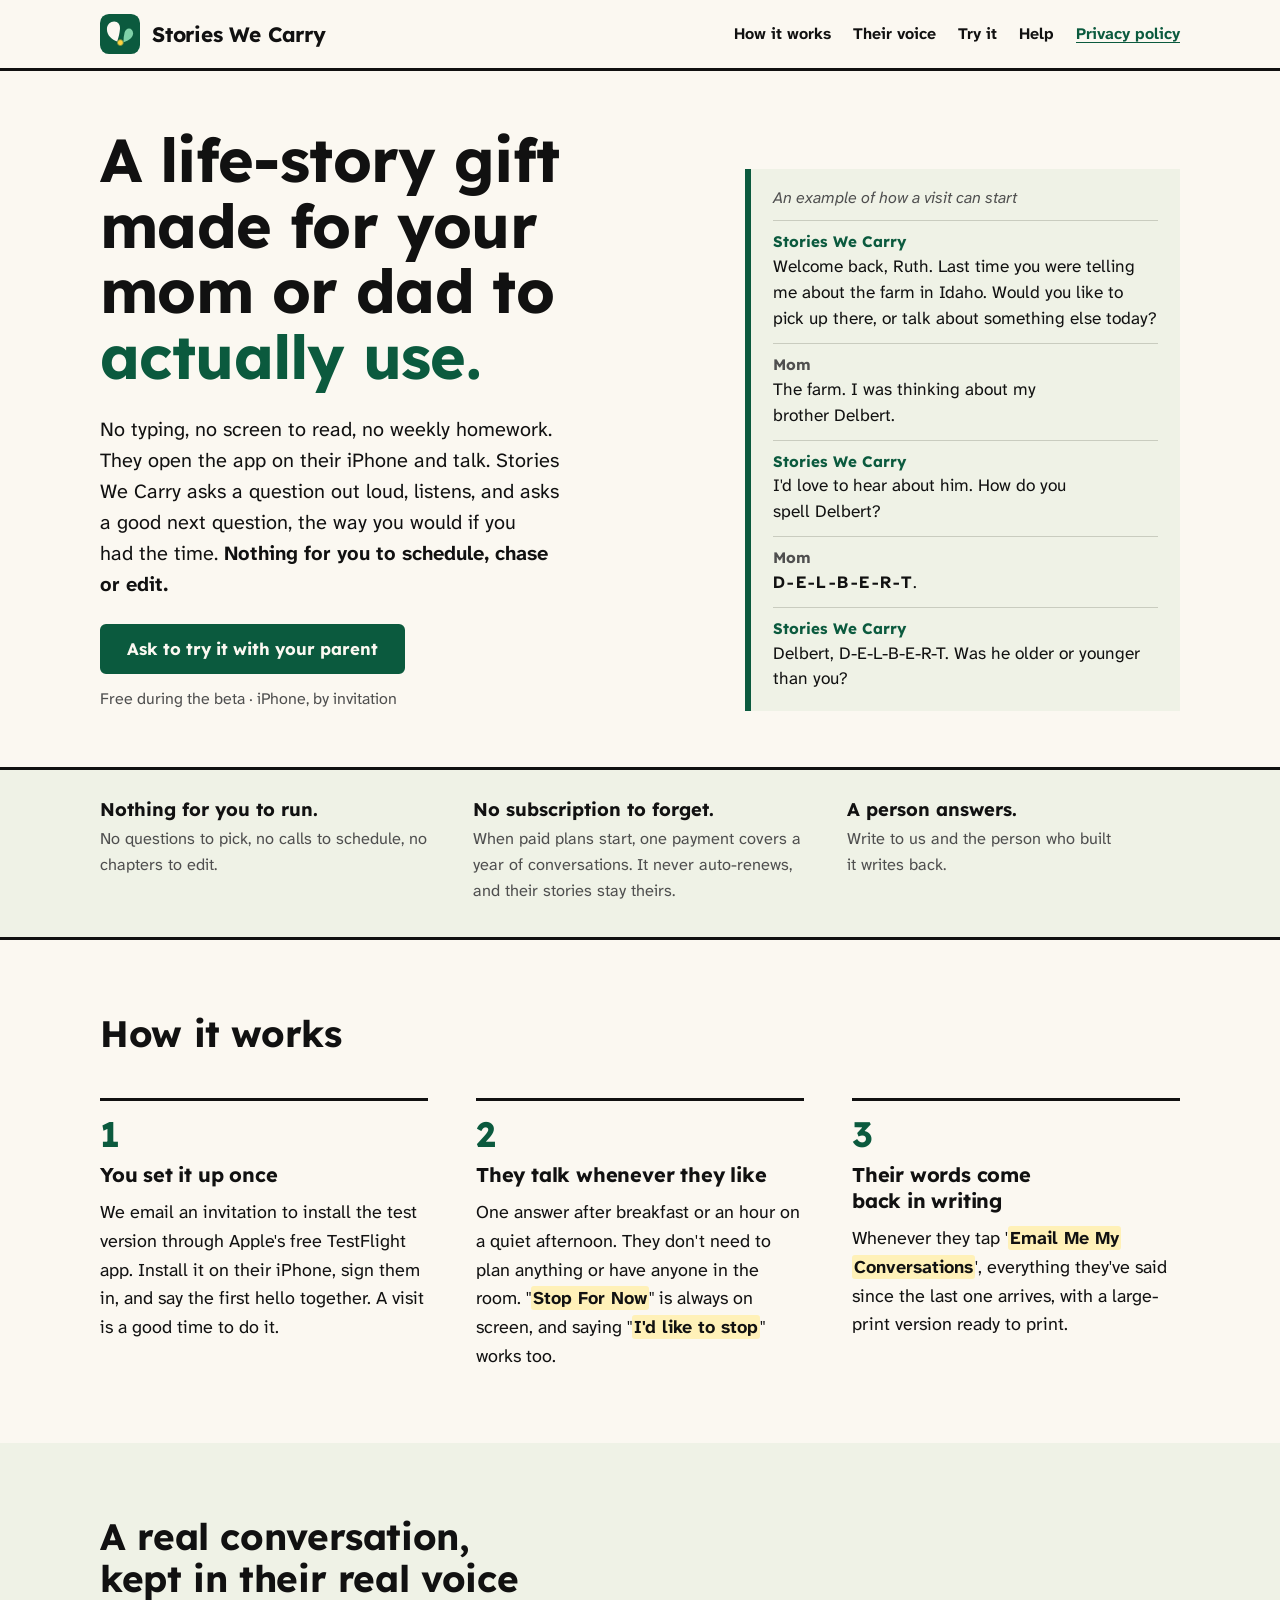
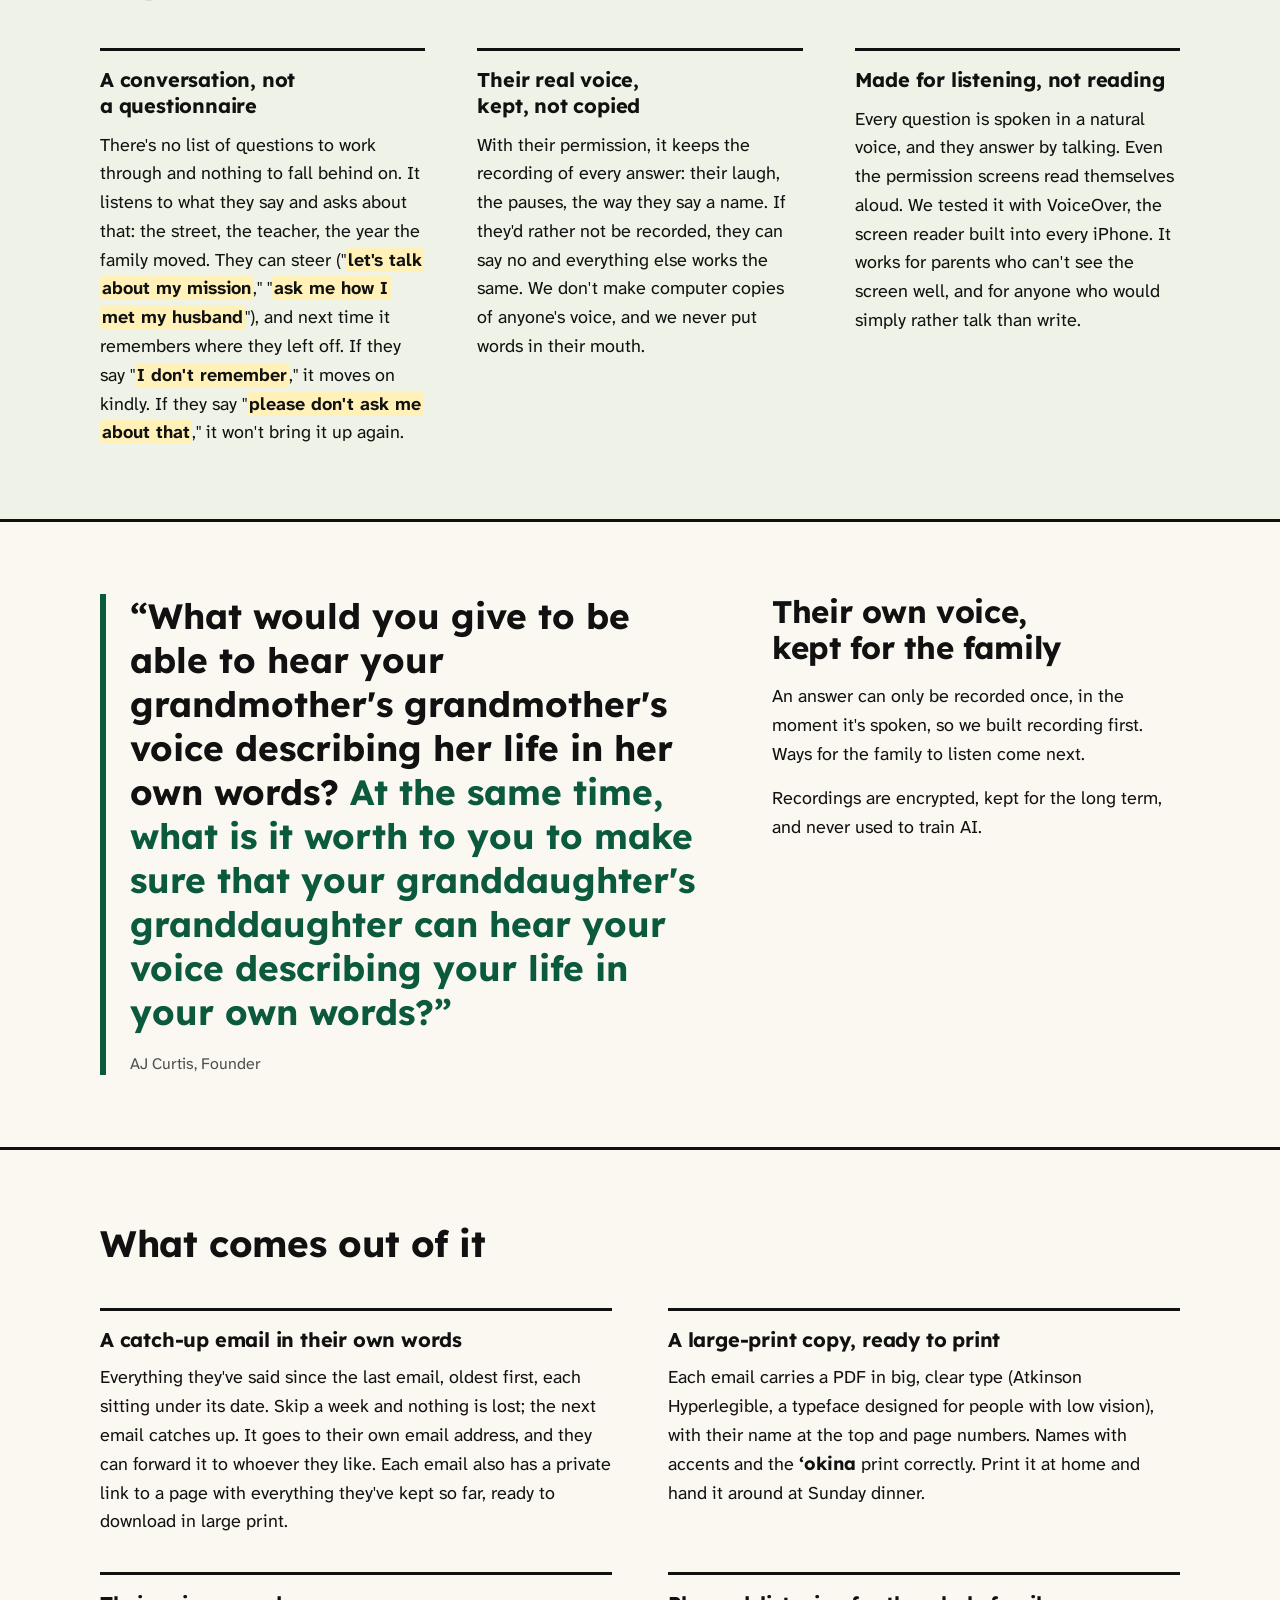
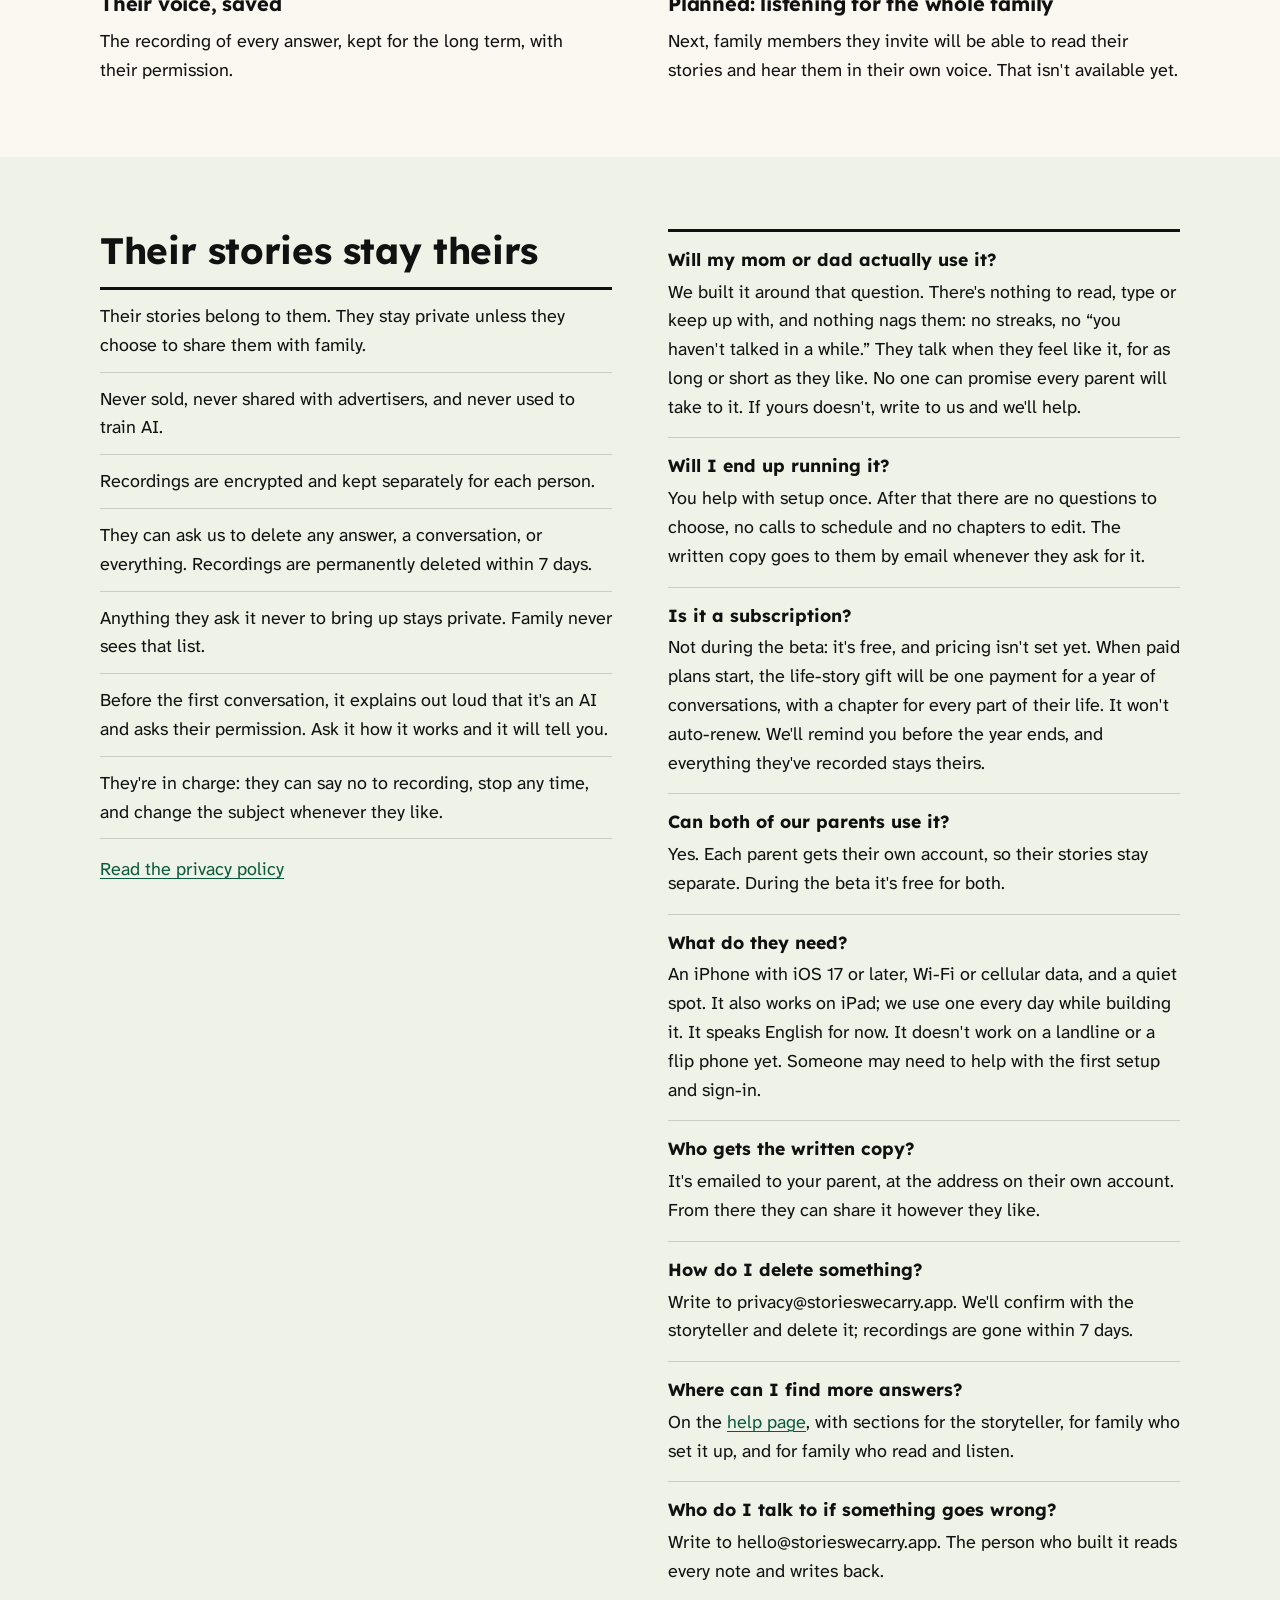
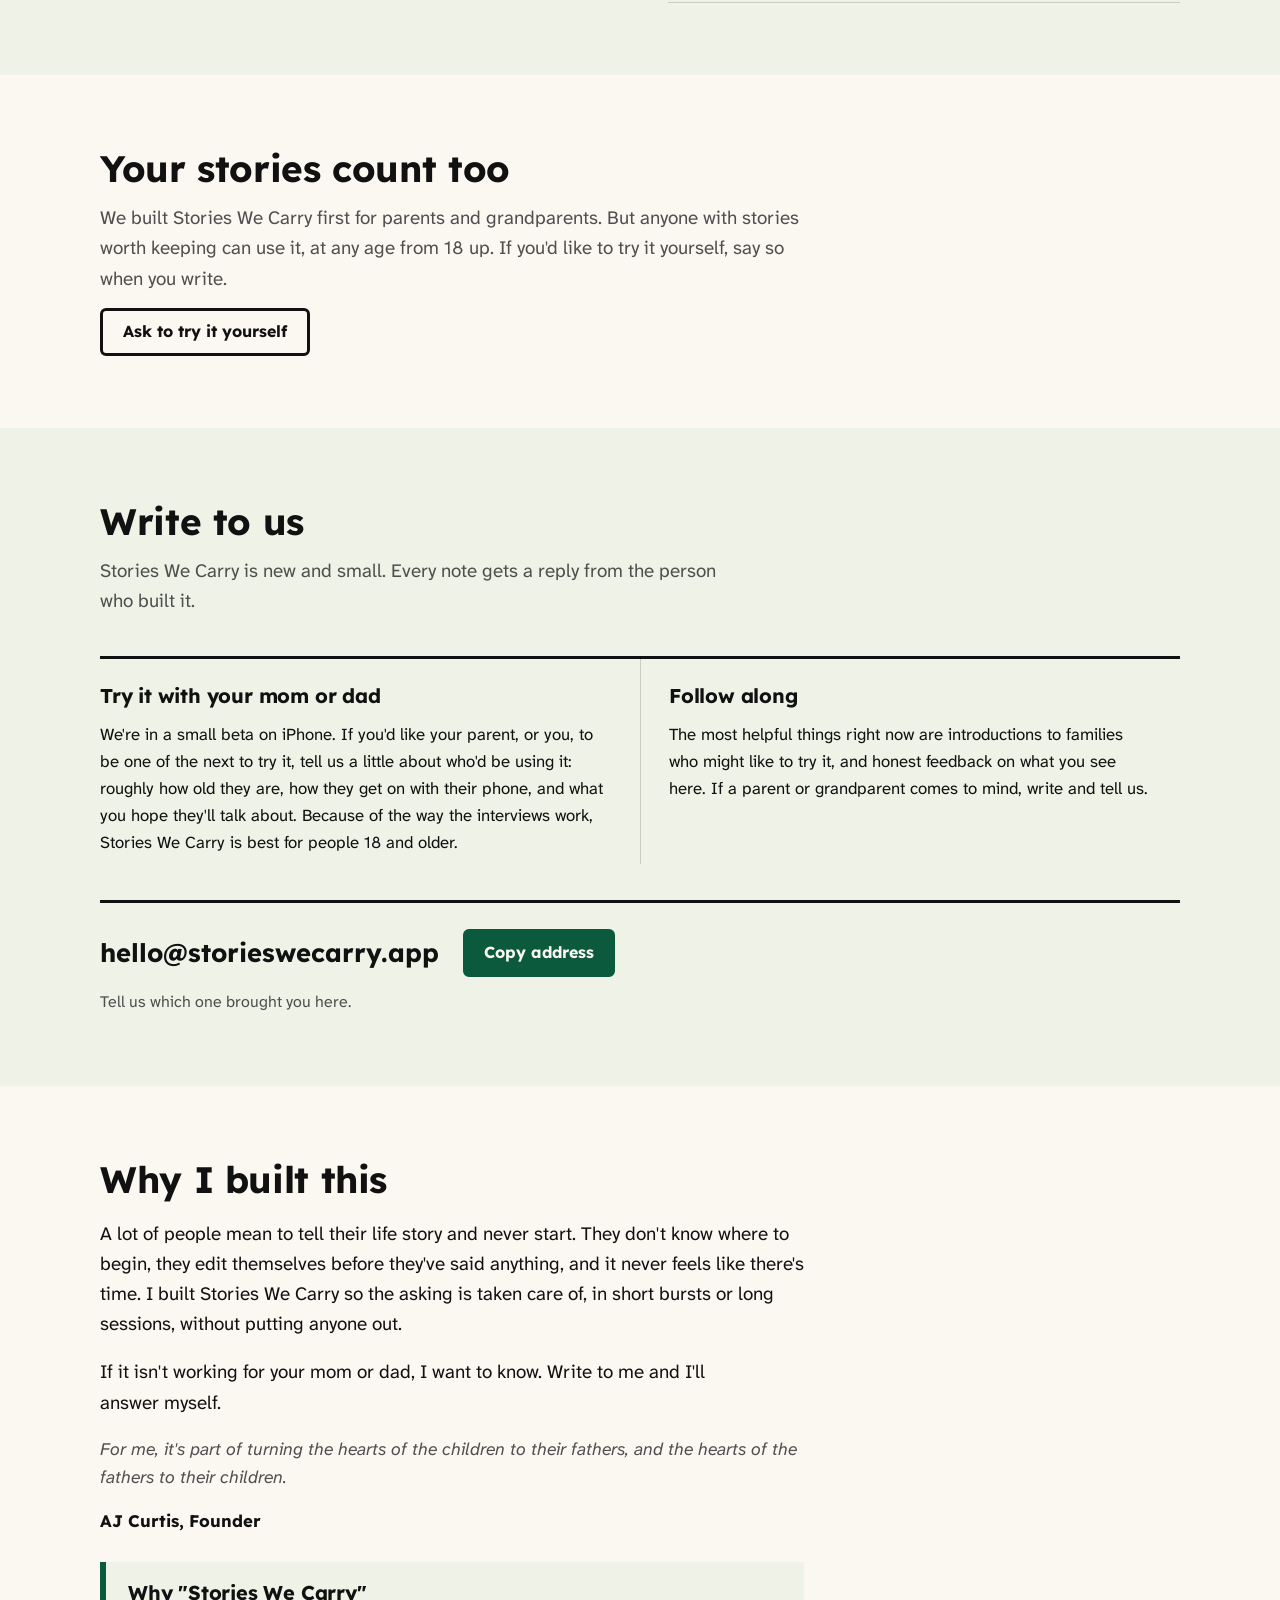
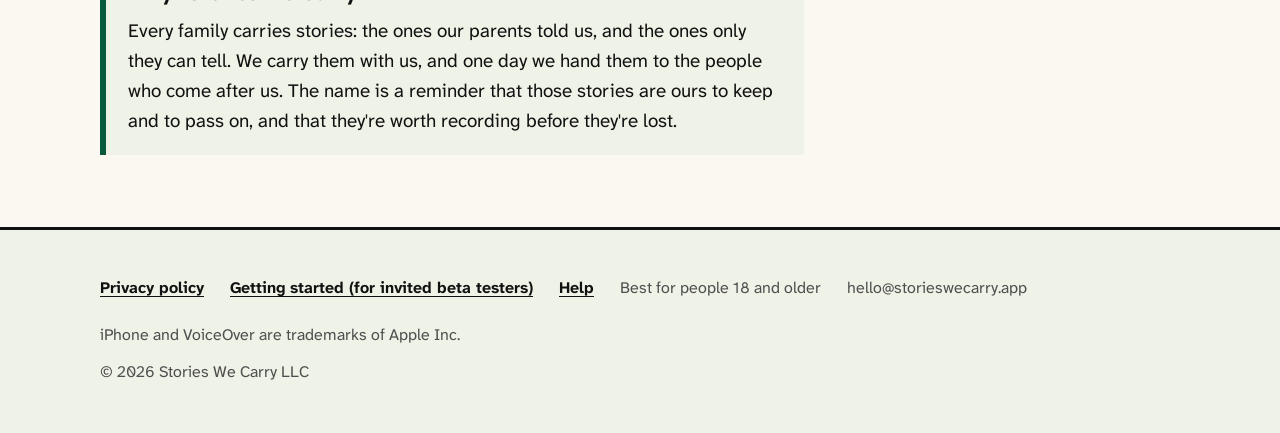
<file: index.html>
<!DOCTYPE html>
<html lang="en">
<head>
<meta charset="UTF-8">
<meta name="viewport" content="width=device-width, initial-scale=1, viewport-fit=cover">
<title>Stories We Carry</title>
<meta name="description" content="Stories We Carry is an iPhone app that interviews your parents about their lives, out loud. They answer by talking, and it keeps their stories, and with permission their voice, for the family.">
<meta property="og:title" content="Stories We Carry">
<meta property="og:description" content="Stories We Carry is an iPhone app that interviews your parents about their lives, out loud. They answer by talking, and it keeps their stories, and with permission their voice, for the family.">
<meta property="og:url" content="https://storieswecarry.app/">
<meta property="og:type" content="website">
<meta property="og:site_name" content="Stories We Carry">
<meta property="og:image" content="https://storieswecarry.app/assets/social-card.png">
<meta property="og:image:width" content="1200">
<meta property="og:image:height" content="630">
<meta property="og:image:alt" content="Stories We Carry: A life-story gift made for your mom or dad to actually use.">
<meta name="twitter:card" content="summary_large_image">
<link rel="canonical" href="https://storieswecarry.app/">
<link rel="apple-touch-icon" href="/assets/apple-touch-icon.png">
<meta name="theme-color" content="#FBF8F1" media="(prefers-color-scheme: light)">
<meta name="theme-color" content="#121412" media="(prefers-color-scheme: dark)">
<link rel="icon" href="/assets/mark-32.png" type="image/png" sizes="32x32">
<link rel="icon" href="/assets/favicon.svg" type="image/svg+xml">
<link rel="preconnect" href="https://fonts.googleapis.com">
<link rel="preconnect" href="https://fonts.gstatic.com" crossorigin>
<link rel="stylesheet" href="https://fonts.googleapis.com/css2?family=Atkinson+Hyperlegible+Next:ital,wght@0,400;0,700;1,400&family=Lexend:wght@700&display=swap">
<style>
/* Look: Clear Day, modified (founder 2026-11-02): cream page, one deep green for actions, heavy rules
   instead of shadows, black ring + yellow halo for focus; soft-gold dark mode (SD3).
   "Say this" (.say) marks words the storyteller can say or tap in the app. Tokens match /assets/site.css. */
:root{
  --page:#FBF8F1; --panel:#EFF2E6; --text:#111111; --quiet:#4F4F4F;
  --action:#0B5A3E; --on-action:#FBF8F1; --rule:#111111; --hair:#C9CCBF;
  --say-bg:#FFF1B8; --say-text:#111111; --say-line:transparent;
  --ring:#111111; --halo:#FFD23F;
  --display:"Lexend",system-ui,-apple-system,"Segoe UI",sans-serif;
  --body:"Atkinson Hyperlegible Next","Atkinson Hyperlegible",system-ui,-apple-system,"Segoe UI",sans-serif;
  color-scheme:light dark;
}
@media (prefers-color-scheme:dark){
  :root{
    --page:#121412; --panel:#1B201C; --text:#F2F4F2; --quiet:#C9CFCA;
    --action:#7FD1A8; --on-action:#121412; --rule:#7E8B82; --hair:#3A423C;
    --say-bg:#2A2716; --say-text:#F2D58A; --say-line:#E9C46A;
    --ring:#121412; --halo:#E9C46A;
  }
}
*{box-sizing:border-box}
html{scroll-behavior:smooth}
body{margin:0;background:var(--page);color:var(--text);font:400 1.125rem/1.6 var(--body);-webkit-text-size-adjust:100%}
a{color:var(--action);text-underline-offset:3px;text-decoration-thickness:1px}
a:hover{text-decoration-thickness:2px}
:focus-visible{outline:3px solid var(--ring);outline-offset:0;box-shadow:0 0 0 7px var(--halo);border-radius:2px}
h1,h2,h3{font-family:var(--display);font-weight:700;margin:0;text-wrap:balance;letter-spacing:-.01em;color:var(--text)}
p,li,dd{text-wrap:pretty}
h1{font-size:clamp(2.1rem,5.4vw,3.8rem);line-height:1.08}
h2{font-size:clamp(1.6rem,3.2vw,2.3rem);line-height:1.15}
h3{font-size:1.25rem;line-height:1.3}
p{margin:0}
.say{background:var(--say-bg);color:var(--say-text);font-weight:700;padding:0 .12em;border-radius:3px;text-decoration:underline 1px var(--say-line);text-underline-offset:4px;-webkit-box-decoration-break:clone;box-decoration-break:clone}
.shell{max-width:1120px;margin:0 auto;padding-inline:20px}
section.block{padding-block:72px}

/* header: plain, on the page, a heavy rule below */
header.top{border-bottom:3px solid var(--rule)}
header.top .shell{display:flex;flex-wrap:wrap;align-items:center;justify-content:space-between;gap:6px 28px;padding-block:12px}
.wordmark{display:inline-flex;align-items:center;gap:12px;min-height:44px;font:700 1.3rem/1 var(--display);color:var(--text);text-decoration:none;letter-spacing:-.01em}
.wordmark picture{display:block;flex:none}
.wordmark img{width:40px;height:40px;display:block}
nav ul{list-style:none;margin:0;padding:0;display:flex;flex-wrap:wrap;gap:0 22px;font-size:1rem}
header.top nav a{display:inline-flex;align-items:center;min-height:44px;color:var(--text);text-decoration:none;font-weight:700}
header.top nav a:hover{text-decoration:underline}
header.top nav a.privacy{color:var(--action);text-decoration:underline}

/* hero */
.hero .shell.body{display:grid;grid-template-columns:minmax(0,1.15fr) minmax(0,.85fr);gap:56px;align-items:end;padding-block:56px 56px}
.hero-copy{display:flex;flex-direction:column;gap:24px;min-width:0}
.hero h1 em{font-style:normal;color:var(--action)}
.lede{font-size:1.25rem;line-height:1.55;max-width:36ch}
.lede strong{font-weight:700}
.cta-row{display:flex;flex-wrap:wrap;gap:12px 20px;align-items:center}
.btn{display:inline-flex;align-items:center;min-height:48px;background:var(--action);color:var(--on-action);font:700 1.05rem/1.2 var(--display);padding:12px 24px;border:3px solid var(--action);border-radius:6px;text-decoration:none}
.btn:hover{background:var(--text);border-color:var(--text);color:var(--page)}
.aside{color:var(--quiet);font-size:1rem}

.promises{background:var(--panel);border-block:3px solid var(--rule)}
.promises ul{list-style:none;margin:0 auto;padding:0 20px;display:grid;grid-template-columns:repeat(3,minmax(0,1fr));gap:20px 40px;padding-block:28px 32px}
.promises li{display:flex;flex-direction:column;gap:4px;min-width:0}
.promises b{font:700 1.15rem/1.3 var(--display)}
.promises span{color:var(--quiet);font-size:1.02rem}

/* the spoken exchange: a transcript on a panel, ruled like a notebook */
.exchange{margin:0;display:flex;flex-direction:column;min-width:0;background:var(--panel);border-left:6px solid var(--action);padding:16px 22px 8px}
.exchange .cap{font-size:1rem;color:var(--quiet);font-style:italic;padding-bottom:10px}
.turn{padding-block:11px;border-top:1px solid var(--hair);display:flex;flex-direction:column;gap:2px}
.who{font:700 .95rem/1.3 var(--display);color:var(--quiet)}
.app .who{color:var(--action)}
.said{font-size:1.08rem;line-height:1.5}
.spell{font-weight:700;letter-spacing:.14em}

/* how it works */
.intro{display:flex;flex-direction:column;gap:14px;max-width:44rem}
.intro p{color:var(--quiet);font-size:1.18rem}
ol.steps{list-style:none;margin:44px 0 0;padding:0;display:grid;grid-template-columns:repeat(3,minmax(0,1fr));gap:36px 48px;counter-reset:s}
ol.steps li{display:flex;flex-direction:column;gap:10px;min-width:0;counter-increment:s;border-top:3px solid var(--rule);padding-top:16px}
ol.steps li::before{content:counter(s);font:700 2.2rem/1 var(--display);color:var(--action)}

.features{display:grid;grid-template-columns:repeat(3,minmax(0,1fr));gap:40px 52px;margin-top:48px}
.feature{display:flex;flex-direction:column;gap:12px;min-width:0;border-top:3px solid var(--rule);padding-top:16px}

/* voice */
.voice{border-block:3px solid var(--rule)}
.voice .shell{display:grid;grid-template-columns:minmax(0,1.2fr) minmax(0,.8fr);gap:60px;align-items:start}
.voice blockquote{margin:0;display:flex;flex-direction:column;gap:20px;min-width:0;border-left:6px solid var(--action);padding-left:24px}
.voice blockquote p{font:700 clamp(1.5rem,3vw,2.2rem)/1.25 var(--display);text-wrap:pretty}
.voice blockquote p span{color:var(--action)}
.voice cite{font:400 1rem/1.3 var(--body);font-style:normal;color:var(--quiet)}
.voice .facts{display:flex;flex-direction:column;gap:16px;min-width:0}
.voice .facts h2{font-size:clamp(1.5rem,2.6vw,1.95rem)}

.gets{display:grid;grid-template-columns:repeat(2,minmax(0,1fr));gap:36px 56px;margin-top:44px}
.gets > div{display:flex;flex-direction:column;gap:10px;min-width:0;padding-top:16px;border-top:3px solid var(--rule)}
.okina{font-family:var(--display);font-weight:700}

.split{display:grid;grid-template-columns:minmax(0,1fr) minmax(0,1fr);gap:56px}
.split > div{display:flex;flex-direction:column;gap:16px;min-width:0}
ul.trust{margin:0;padding:0;list-style:none;display:flex;flex-direction:column;border-top:3px solid var(--rule)}
ul.trust li{padding-block:12px;border-bottom:1px solid var(--hair)}
dl.faq{margin:0;display:flex;flex-direction:column;border-top:3px solid var(--rule)}
dl.faq > div{padding-block:16px;border-bottom:1px solid var(--hair);display:flex;flex-direction:column;gap:6px}
dl.faq dt{font:700 1.1rem/1.35 var(--display)}
dl.faq dd{margin:0;display:flex;flex-direction:column;gap:10px}

.band-warm{background:var(--panel)}
.btn-line{display:inline-flex;align-items:center;min-height:48px;border:3px solid var(--text);color:var(--text);font:700 1rem/1.2 var(--display);padding:10px 20px;border-radius:6px;text-decoration:none}
.btn-line:hover{background:var(--text);color:var(--page)}
.audiences{display:grid;grid-template-columns:repeat(2,minmax(0,1fr));margin-top:40px;border-top:3px solid var(--rule)}
.aud{padding:24px 28px 8px 0;display:flex;flex-direction:column;gap:12px;min-width:0}
.aud + .aud{padding-left:28px;border-left:1px solid var(--hair)}
.aud p{font-size:1.05rem}
.contact{margin-top:36px;padding-top:26px;border-top:3px solid var(--rule);display:flex;flex-wrap:wrap;gap:12px 24px;align-items:center}
.contact .addr{font:700 clamp(1.2rem,2.6vw,1.6rem)/1.2 var(--display);overflow-wrap:anywhere;user-select:all}
.copy{font:700 1rem/1.2 var(--display);background:var(--action);color:var(--on-action);border:3px solid var(--action);border-radius:6px;min-height:48px;padding:10px 18px;cursor:pointer}
.copy:hover{background:var(--text);border-color:var(--text);color:var(--page)}
.contact .hint{color:var(--quiet);font-size:1rem;flex-basis:100%}

.note{max-width:44rem;display:flex;flex-direction:column;gap:18px}
.note p{font-size:1.18rem}
.note .sig{font:700 1.05rem/1.3 var(--display)}
.note .faith{color:var(--quiet);font-style:italic;font-size:1.1rem}
.name{margin-top:12px;background:var(--panel);border-left:6px solid var(--action);padding:18px 22px;display:flex;flex-direction:column;gap:10px}

footer.site{background:var(--panel);color:var(--quiet);border-top:3px solid var(--rule);padding-block:36px 48px;font-size:1rem}
footer.site .shell{display:flex;flex-direction:column;gap:12px}
footer.site ul{list-style:none;margin:0;padding:0;display:flex;flex-wrap:wrap;gap:0 26px;align-items:center}
footer.site li{min-height:44px;display:flex;align-items:center}
footer.site a{color:var(--text);font-weight:700}

@media (max-width:860px){
  .hero .shell.body,.split,.voice .shell{grid-template-columns:1fr}
  .hero .shell.body{gap:40px;padding-block:36px 44px}
  .features,ol.steps,.gets,.promises ul{grid-template-columns:1fr}
  .audiences{grid-template-columns:1fr}
  .aud,.aud + .aud{padding:22px 0 14px;border-left:0}
  .aud + .aud{border-top:1px solid var(--hair)}
  section.block{padding-block:56px}
}
@media (max-width:480px){
  .shell{padding-inline:16px}
  .promises ul{padding-inline:16px}
}
@media (prefers-reduced-motion:reduce){html{scroll-behavior:auto}}
.skip{position:absolute;left:16px;top:-80px;background:var(--halo);color:#111111;padding:12px 16px;min-height:44px;border:3px solid #111111;font-weight:700;z-index:10}
.skip:focus{top:12px}
</style>
</head>
<body>
<a class="skip" href="#main">Skip to main content</a>
<div class="hero dark">
  <header class="top">
    <div class="shell">
      <a class="wordmark" href="#top" id="top">
        <picture><source srcset="/assets/mark-dark.svg" media="(prefers-color-scheme: dark)"><img src="/assets/mark.svg" alt="" width="40" height="40"></picture>
        Stories We Carry
      </a>
      <nav aria-label="Site">
        <ul>
          <li><a href="#how">How it works</a></li>
          <li><a href="#voice">Their voice</a></li>
          <li><a href="#try-it">Try it</a></li>
          <li><a href="https://storieswecarry.app/help/">Help</a></li>
          <li><a class="privacy" href="https://storieswecarry.app/privacy/">Privacy policy</a></li>
        </ul>
      </nav>
    </div>
  </header>

  <section class="shell body" aria-labelledby="hero-h">
    <div class="hero-copy">
      <div class="hv" data-hv="1">
        <h1 id="hero-h">A life-story gift made for your mom or dad to <em>actually use.</em></h1>
      </div>
      <p class="lede hv" data-hv="1">No typing, no screen to read, no weekly homework. They open the app on their iPhone and talk. Stories We Carry asks a question out loud, listens, and asks a good next question, the way you would if you had the time. <strong>Nothing for you to schedule, chase or edit.</strong></p>
      <div class="cta-row">
        <a class="btn" href="#try-it">Ask to try it with your parent</a>
        <span class="aside">Free during the beta · iPhone, by invitation</span>
      </div>
    </div>

    <figure class="exchange" aria-label="An example of how a visit can start">
      <figcaption class="cap">An example of how a visit can start</figcaption>
      <div class="turn app"><span class="who">Stories We Carry</span><p class="said">Welcome back, Ruth. Last time you were telling me about the farm in Idaho. Would you like to pick up there, or talk about something else today?</p></div>
      <div class="turn"><span class="who">Mom</span><p class="said">The farm. I was thinking about my brother Delbert.</p></div>
      <div class="turn app"><span class="who">Stories We Carry</span><p class="said">I'd love to hear about him. How do you spell Delbert?</p></div>
      <div class="turn"><span class="who">Mom</span><p class="said"><span class="spell">D-E-L-B-E-R-T</span>.</p></div>
      <div class="turn app"><span class="who">Stories We Carry</span><p class="said">Delbert, D-E-L-B-E-R-T. Was he older or younger than you?</p></div>
    </figure>
  </section>

  <div class="promises">
    <ul class="shell">
      <li><b>Nothing for you to run.</b><span>No questions to pick, no calls to schedule, no chapters to edit.</span></li>
      <li><b>No subscription to forget.</b><span>When paid plans start, one payment covers a year of conversations. It never auto-renews, and their stories stay theirs.</span></li>
      <li><b>A person answers.</b><span>Write to us and the person who built it writes&nbsp;back.</span></li>
    </ul>
  </div>
</div>

<main id="main">
  <section class="block" id="how" aria-labelledby="how-h">
    <div class="shell">
      <div class="intro">
        <h2 id="how-h">How it works</h2>
      </div>
      <ol class="steps">
        <li><h3>You set it up once</h3><p>We email an invitation to install the test version through Apple's free TestFlight app. Install it on their iPhone, sign them in, and say the first hello together. A visit is a good time to do it.</p></li>
        <li><h3>They talk whenever they like</h3><p>One answer after breakfast or an hour on a quiet afternoon. They don't need to plan anything or have anyone in the room. "<span class="say">Stop For Now</span>" is always on screen, and saying "<span class="say">I'd like to stop</span>" works too.</p></li>
        <li><h3>Their words come back in writing</h3><p>Whenever they tap '<span class="say">Email Me My Conversations</span>', everything they've said since the last one arrives, with a large-print version ready to print.</p></li>
      </ol>
    </div>
  </section>

  <section class="block band-warm" aria-labelledby="diff-h">
    <div class="shell">
      <div class="intro">
        <h2 id="diff-h">A real conversation, kept in their real voice</h2>
      </div>
      <div class="features">
        <div class="feature">
          <h3>A conversation, not a questionnaire</h3>
          <p>There's no list of questions to work through and nothing to fall behind on. It listens to what they say and asks about that: the street, the teacher, the year the family moved. They can steer ("<span class="say">let's talk about my mission</span>," "<span class="say">ask me how I met my husband</span>"), and next time it remembers where they left off. If they say "<span class="say">I don't remember</span>," it moves on kindly. If they say "<span class="say">please don't ask me about that</span>," it won't bring it up again.</p>
        </div>
        <div class="feature">
          <h3>Their real voice, kept, not copied</h3>
          <p>With their permission, it keeps the recording of every answer: their laugh, the pauses, the way they say a name. If they'd rather not be recorded, they can say no and everything else works the same. We don't make computer copies of anyone's voice, and we never put words in their mouth.</p>
        </div>
        <div class="feature">
          <h3>Made for listening, not reading</h3>
          <p>Every question is spoken in a natural voice, and they answer by talking. Even the permission screens read themselves aloud. We tested it with VoiceOver, the screen reader built into every iPhone. It works for parents who can't see the screen well, and for anyone who would simply rather talk than write.</p>
        </div>
      </div>
    </div>
  </section>

  <section class="block voice dark" id="voice" aria-labelledby="voice-h">
    <div class="shell">
      <blockquote>
        <p>&ldquo;What would you give to be able to hear your grandmother's grandmother's voice describing her life in her own words? <span>At the same time, what is it worth to you to make sure that your granddaughter's granddaughter can hear your voice describing your life in your own words?&rdquo;</span></p>
        <cite>AJ Curtis, Founder</cite>
      </blockquote>
      <div class="facts">
        <h2 id="voice-h">Their own voice, kept for the family</h2>
        <p>An answer can only be recorded once, in the moment it's spoken, so we built recording first. Ways for the family to listen come next.</p>
        <p>Recordings are encrypted, kept for the long term, and never used to train AI.</p>
      </div>
    </div>
  </section>

  <section class="block" aria-labelledby="gets-h">
    <div class="shell">
      <div class="intro">
        <h2 id="gets-h">What comes out of it</h2>
      </div>
      <div class="gets">
        <div>
          <h3>A catch-up email in their own words</h3>
          <p>Everything they've said since the last email, oldest first, each sitting under its date. Skip a week and nothing is lost; the next email catches up. It goes to their own email address, and they can forward it to whoever they like. Each email also has a private link to a page with everything they've kept so far, ready to download in large print.</p>
        </div>
        <div>
          <h3>A large-print copy, ready to print</h3>
          <p>Each email carries a PDF in big, clear type (Atkinson Hyperlegible, a typeface designed for people with low vision), with their name at the top and page numbers. Names with accents and the <span class="okina">ʻokina</span> print correctly. Print it at home and hand it around at Sunday dinner.</p>
        </div>
        <div>
          <h3>Their voice, saved</h3>
          <p>The recording of every answer, kept for the long term, with their permission.</p>
        </div>
        <div id="family-history">
          <h3>Planned: listening for the whole family</h3>
          <p>Next, family members they invite will be able to read their stories and hear them in their own voice. That isn't available yet.</p>
        </div>
      </div>
    </div>
  </section>

  <section class="block band-warm" aria-labelledby="trust-h">
    <div class="shell split">
      <div>
        <h2 id="trust-h">Their stories stay theirs</h2>
        <ul class="trust">
          <li>Their stories belong to them. They stay private unless they choose to share them with family.</li>
          <li>Never sold, never shared with advertisers, and never used to train AI.</li>
          <li>Recordings are encrypted and kept separately for each person.</li>
          <li>They can ask us to delete any answer, a conversation, or everything. Recordings are permanently deleted within 7 days.</li>
          <li>Anything they ask it never to bring up stays private. Family never sees that list.</li>
          <li>Before the first conversation, it explains out loud that it's an AI and asks their permission. Ask it how it works and it will tell you.</li>
          <li>They're in charge: they can say no to recording, stop any time, and change the subject whenever they like.</li>
        </ul>
        <p><a href="https://storieswecarry.app/privacy/">Read the privacy policy</a></p>
      </div>
      <dl class="faq" id="help">
        <div><dt>Will my mom or dad actually use it?</dt><dd><p>We built it around that question. There's nothing to read, type or keep up with, and nothing nags them: no streaks, no &ldquo;you haven't talked in a while.&rdquo; They talk when they feel like it, for as long or short as they like. No one can promise every parent will take to it. If yours doesn't, write to us and we'll help.</p></dd></div>
        <div><dt>Will I end up running it?</dt><dd><p>You help with setup once. After that there are no questions to choose, no calls to schedule and no chapters to edit. The written copy goes to them by email whenever they ask for it.</p></dd></div>
        <div><dt>Is it a subscription?</dt><dd><p>Not during the beta: it's free, and pricing isn't set yet. When paid plans start, the life-story gift will be one payment for a year of conversations, with a chapter for every part of their life. It won't auto-renew. We'll remind you before the year ends, and everything they've recorded stays theirs.</p></dd></div>
        <div><dt>Can both of our parents use it?</dt><dd><p>Yes. Each parent gets their own account, so their stories stay separate. During the beta it's free for both.</p></dd></div>
        <div><dt>What do they need?</dt><dd><p>An iPhone with iOS 17 or later, Wi-Fi or cellular data, and a quiet spot. It also works on iPad; we use one every day while building it. It speaks English for now. It doesn't work on a landline or a flip phone yet. Someone may need to help with the first setup and sign-in.</p></dd></div>
        <div><dt>Who gets the written copy?</dt><dd><p>It's emailed to your parent, at the address on their own account. From there they can share it however they like.</p></dd></div>
        <div><dt>How do I delete something?</dt><dd><p>Write to privacy@storieswecarry.app. We'll confirm with the storyteller and delete it; recordings are gone within 7 days.</p></dd></div>
        <div><dt>Where can I find more answers?</dt><dd><p>On the <a href="https://storieswecarry.app/help/">help page</a>, with sections for the storyteller, for family who set it up, and for family who read and listen.</p></dd></div>
        <div><dt>Who do I talk to if something goes wrong?</dt><dd><p>Write to hello@storieswecarry.app. The person who built it reads every note and writes back.</p></dd></div>
      </dl>
    </div>
  </section>

  <section class="block" aria-labelledby="yours-h">
    <div class="shell">
      <div class="intro">
        <h2 id="yours-h">Your stories count too</h2>
        <p>We built Stories We Carry first for parents and grandparents. But anyone with stories worth keeping can use it, at any age from 18 up. If you'd like to try it yourself, say so when you write.</p>
        <p><a class="btn-line" href="#try-it">Ask to try it yourself</a></p>
      </div>
    </div>
  </section>

  <section class="block band-warm" aria-labelledby="join-h">
    <div class="shell">
      <div class="intro">
        <h2 id="join-h">Write to us</h2>
        <p>Stories We Carry is new and small. Every note gets a reply from the person who built&nbsp;it.</p>
      </div>
      <div class="audiences">
        <article class="aud" id="try-it" aria-labelledby="try-h">
          <h3 id="try-h">Try it with your mom or dad</h3>
          <p>We're in a small beta on iPhone. If you'd like your parent, or you, to be one of the next to try it, tell us a little about who'd be using it: roughly how old they are, how they get on with their phone, and what you hope they'll talk about. Because of the way the interviews work, Stories We Carry is best for people 18 and older.</p>
        </article>
        <article class="aud" id="follow-along" aria-labelledby="fa-h">
          <h3 id="fa-h">Follow along</h3>
          <p>The most helpful things right now are introductions to families who might like to try it, and honest feedback on what you see here. If a parent or grandparent comes to mind, write and tell us.</p>
        </article>
      </div>
      <div class="contact">
        <span class="addr" id="addr">hello@storieswecarry.app</span>
        <button type="button" class="copy" id="copy-hello">Copy address</button>
        <p class="hint">Tell us which one brought you here.</p>
      </div>
    </div>
  </section>

  <section class="block" aria-labelledby="why-h">
    <div class="shell">
      <div class="note">
        <h2 id="why-h">Why I built this</h2>
        <p>A lot of people mean to tell their life story and never start. They don't know where to begin, they edit themselves before they've said anything, and it never feels like there's time. I built Stories We Carry so the asking is taken care of, in short bursts or long sessions, without putting anyone out.</p>
        <p>If it isn't working for your mom or dad, I want to know. Write to me and I'll answer myself.</p>
        <p class="faith">For me, it's part of turning the hearts of the children to their fathers, and the hearts of the fathers to their children.</p>
        <p class="sig">AJ Curtis, Founder</p>
        <div class="name">
          <h3>Why "Stories We Carry"</h3>
          <p>Every family carries stories: the ones our parents told us, and the ones only they can tell. We carry them with us, and one day we hand them to the people who come after us. The name is a reminder that those stories are ours to keep and to pass on, and that they're worth recording before they're lost.</p>
        </div>
      </div>
    </div>
  </section>
</main>

<footer class="site">
  <div class="shell">
    <ul>
      <li><a href="https://storieswecarry.app/privacy/">Privacy policy</a></li>
      <li><a href="https://storieswecarry.app/start/">Getting started (for invited beta testers)</a></li>
      <li><a href="https://storieswecarry.app/help/">Help</a></li>
      <li>Best for people 18 and older</li>
      <li>hello@storieswecarry.app</li>
    </ul>
    <p>iPhone and VoiceOver are trademarks of Apple Inc.</p>
    <p>© 2026 Stories We Carry LLC</p>
  </div>
</footer>

<script>
(function(){
  var cb=document.getElementById('copy-hello');
  cb.addEventListener('click',function(){
    function ok(){cb.textContent='Copied';setTimeout(function(){cb.textContent='Copy address';},2000);}
    function fail(){var a=document.getElementById('addr');var r=document.createRange();r.selectNodeContents(a);var s=window.getSelection();s.removeAllRanges();s.addRange(r);cb.textContent='Selected';}
    try{if(navigator.clipboard&&navigator.clipboard.writeText){navigator.clipboard.writeText('hello@storieswecarry.app').then(ok,fail);}else{fail();}}catch(e){fail();}
  });
})();
</script>
</body>
</html>
</file>
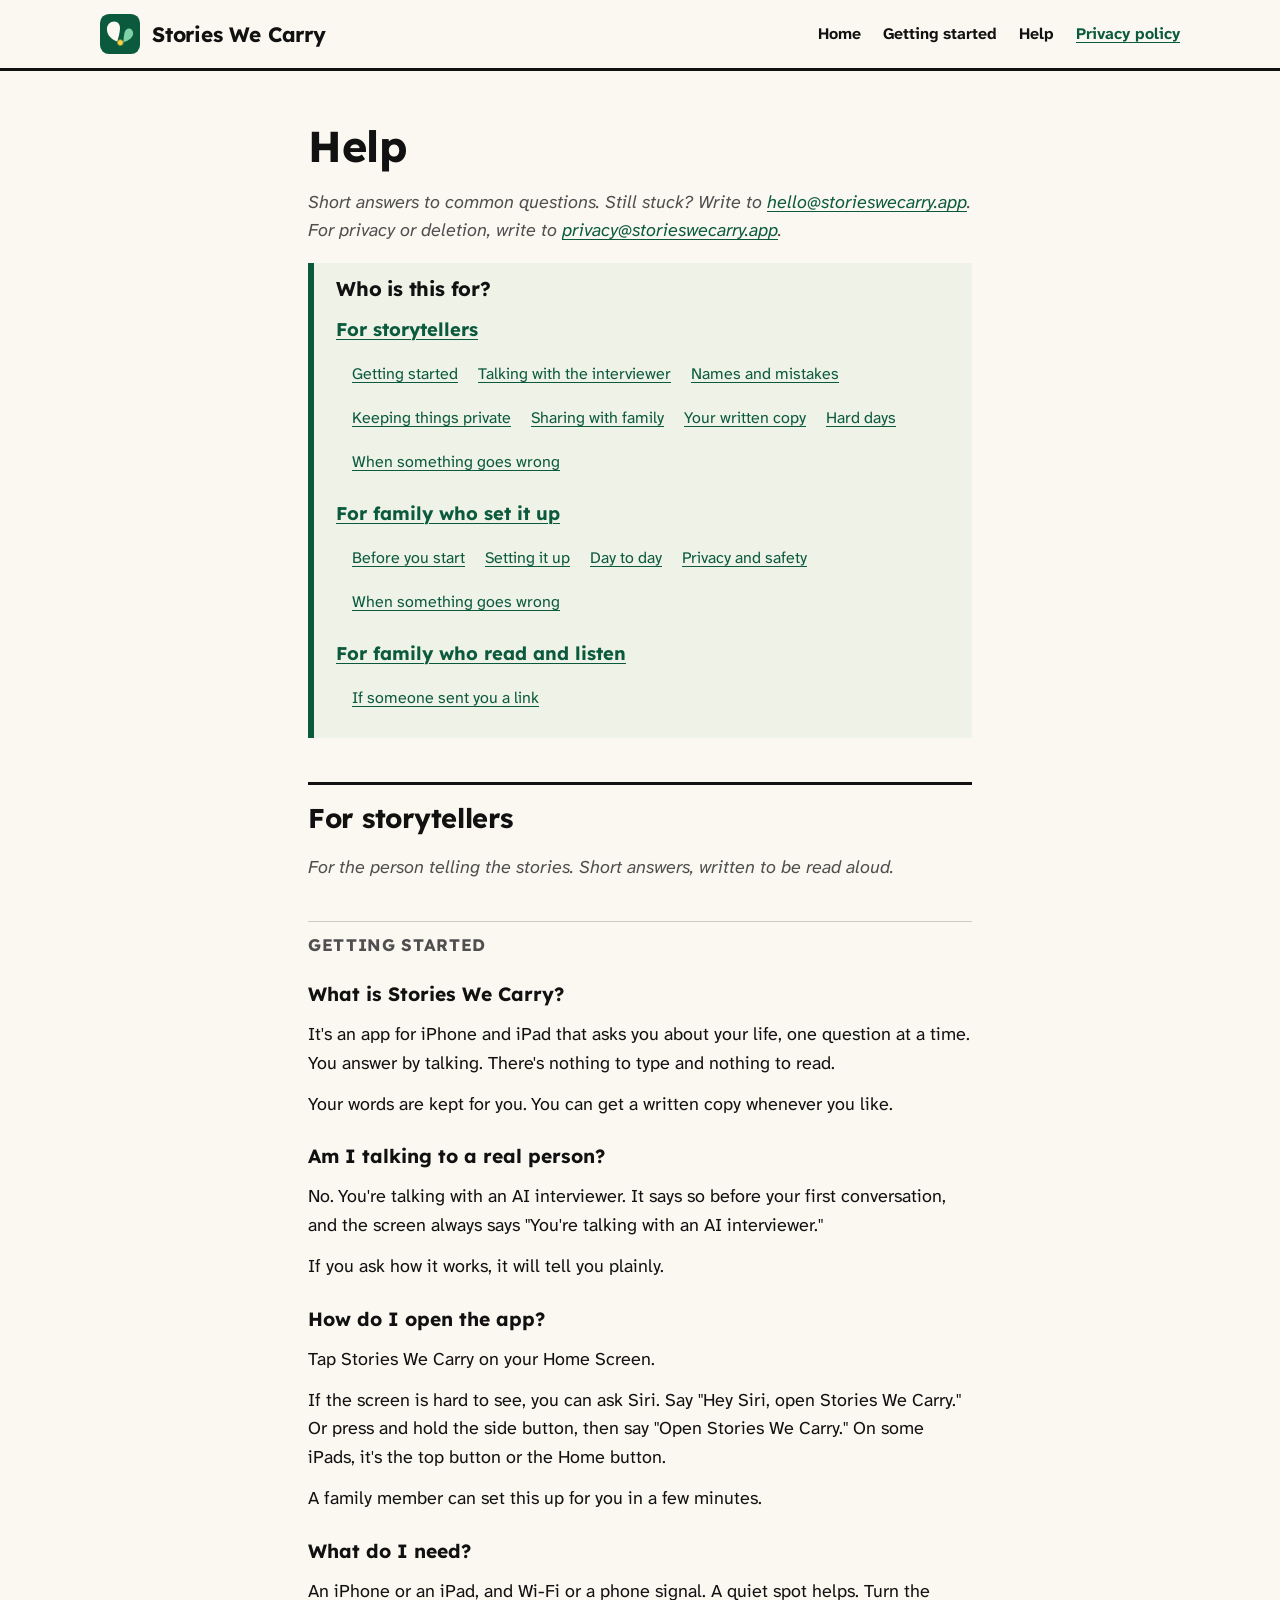
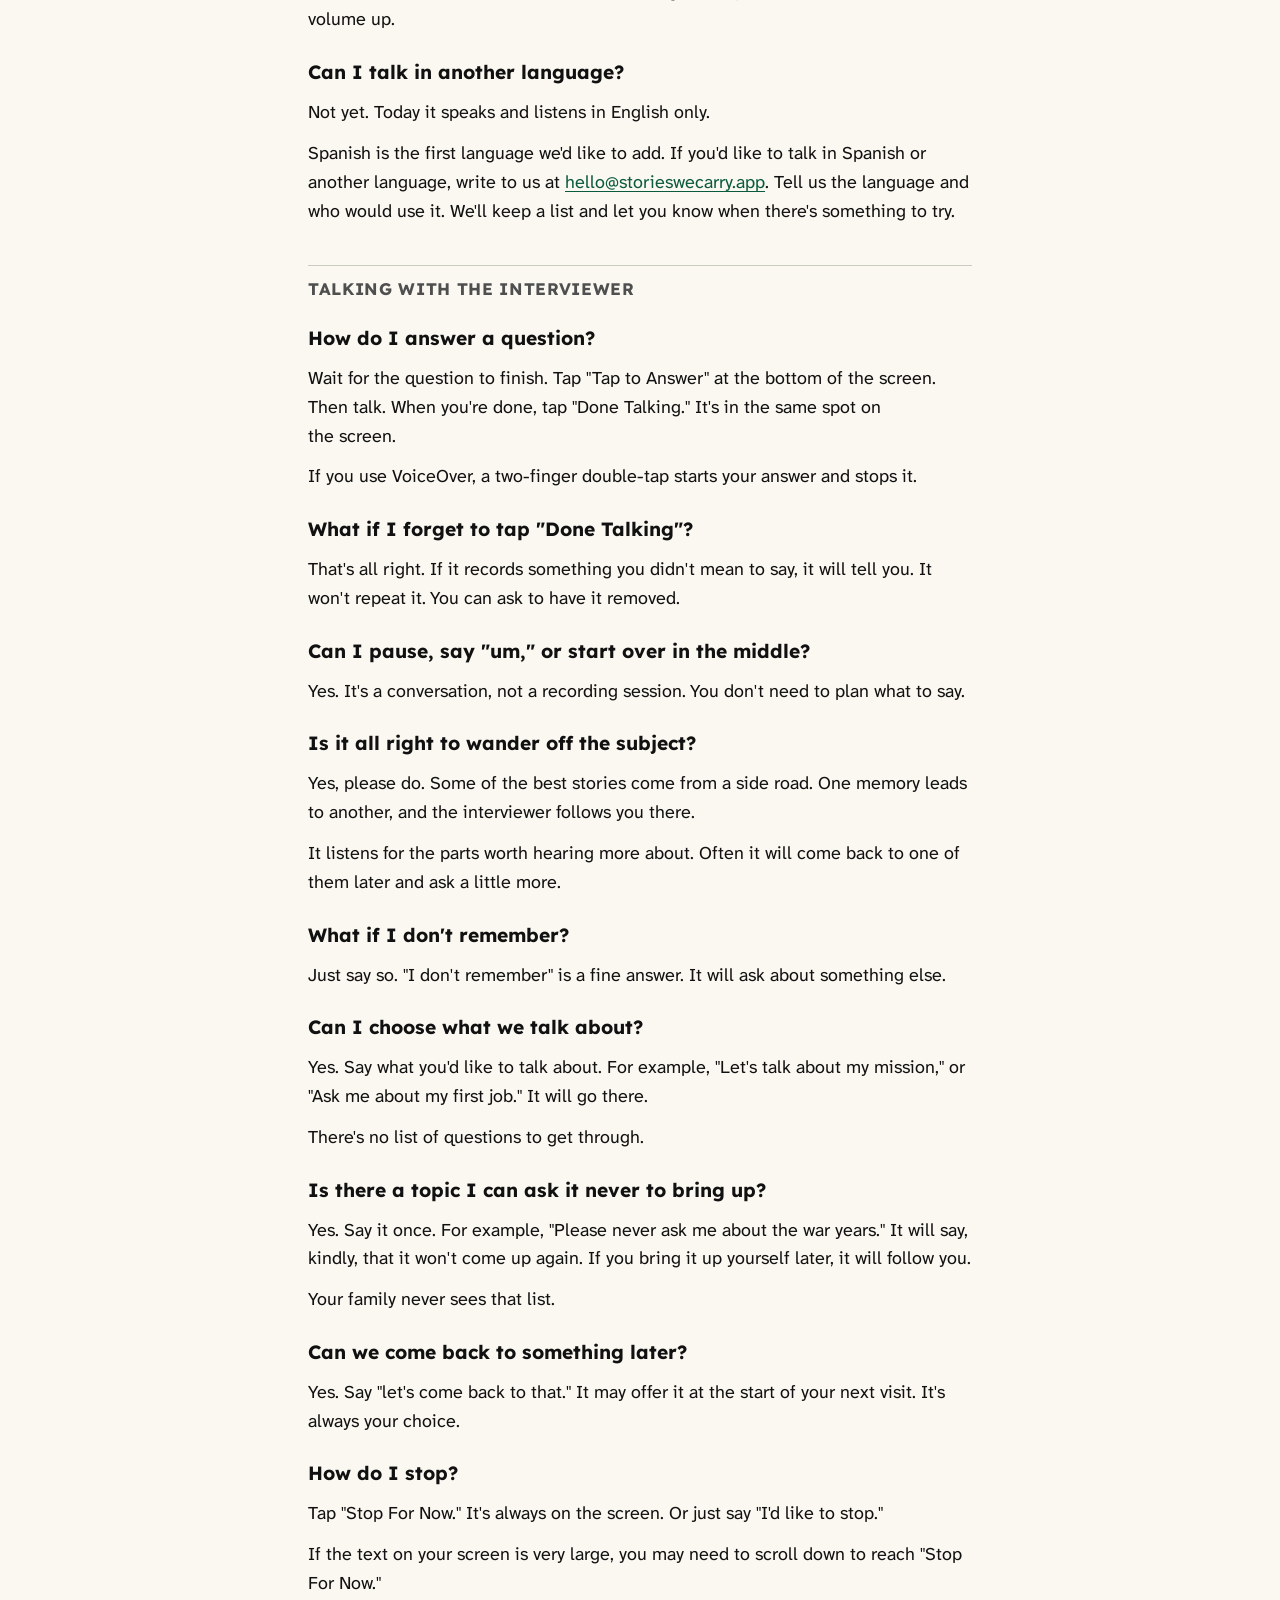
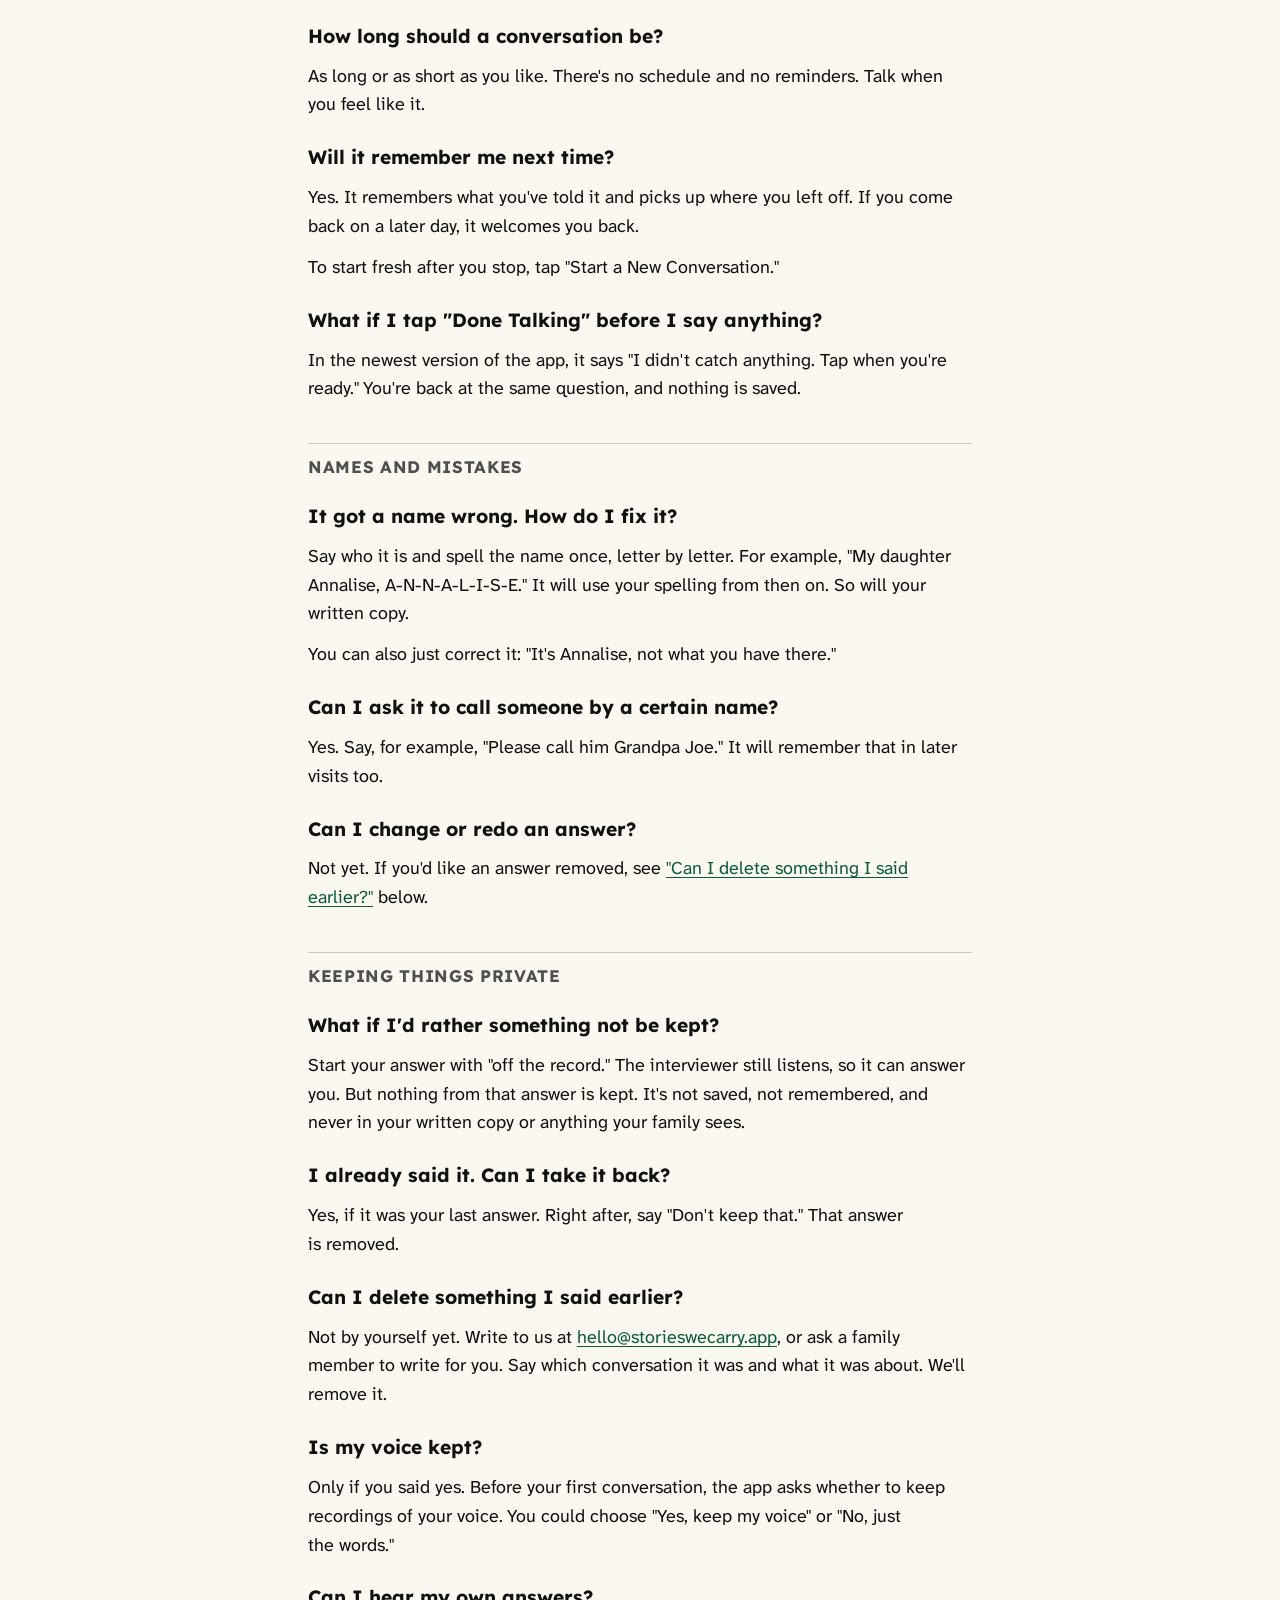
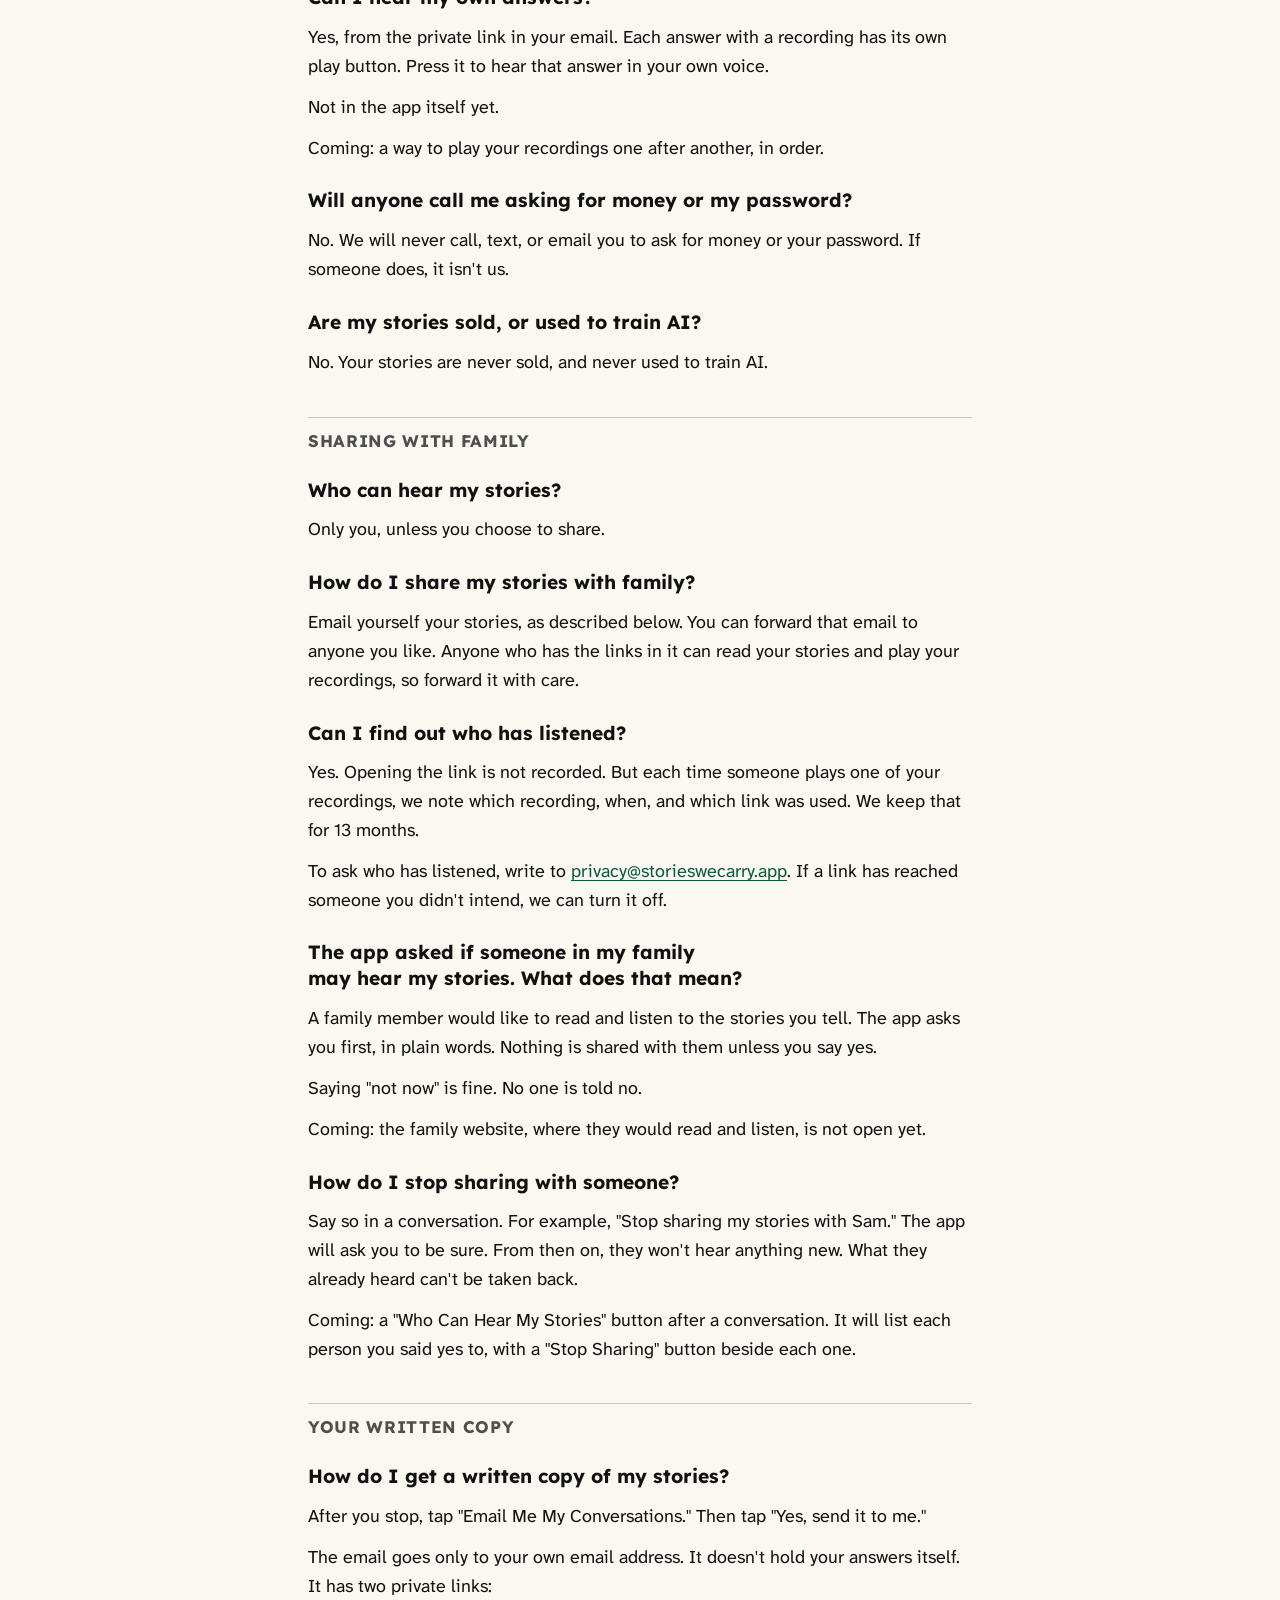
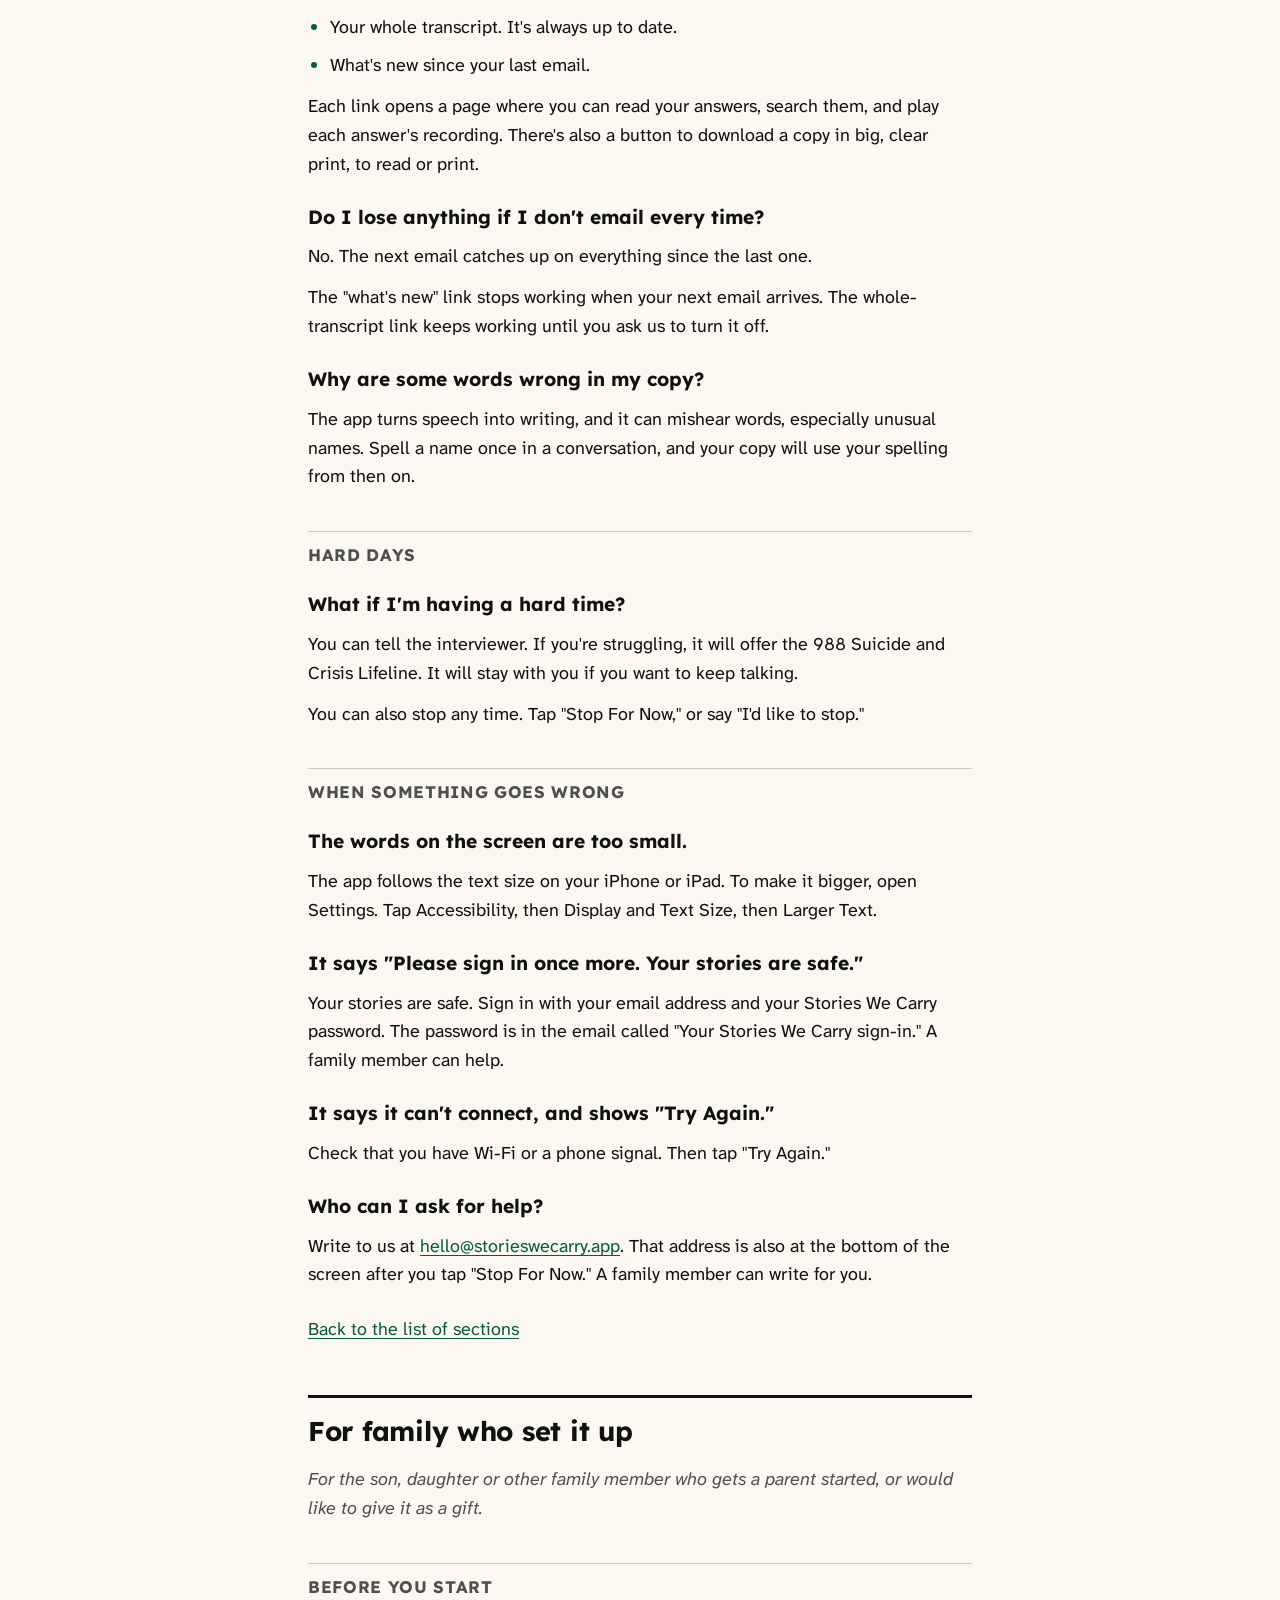
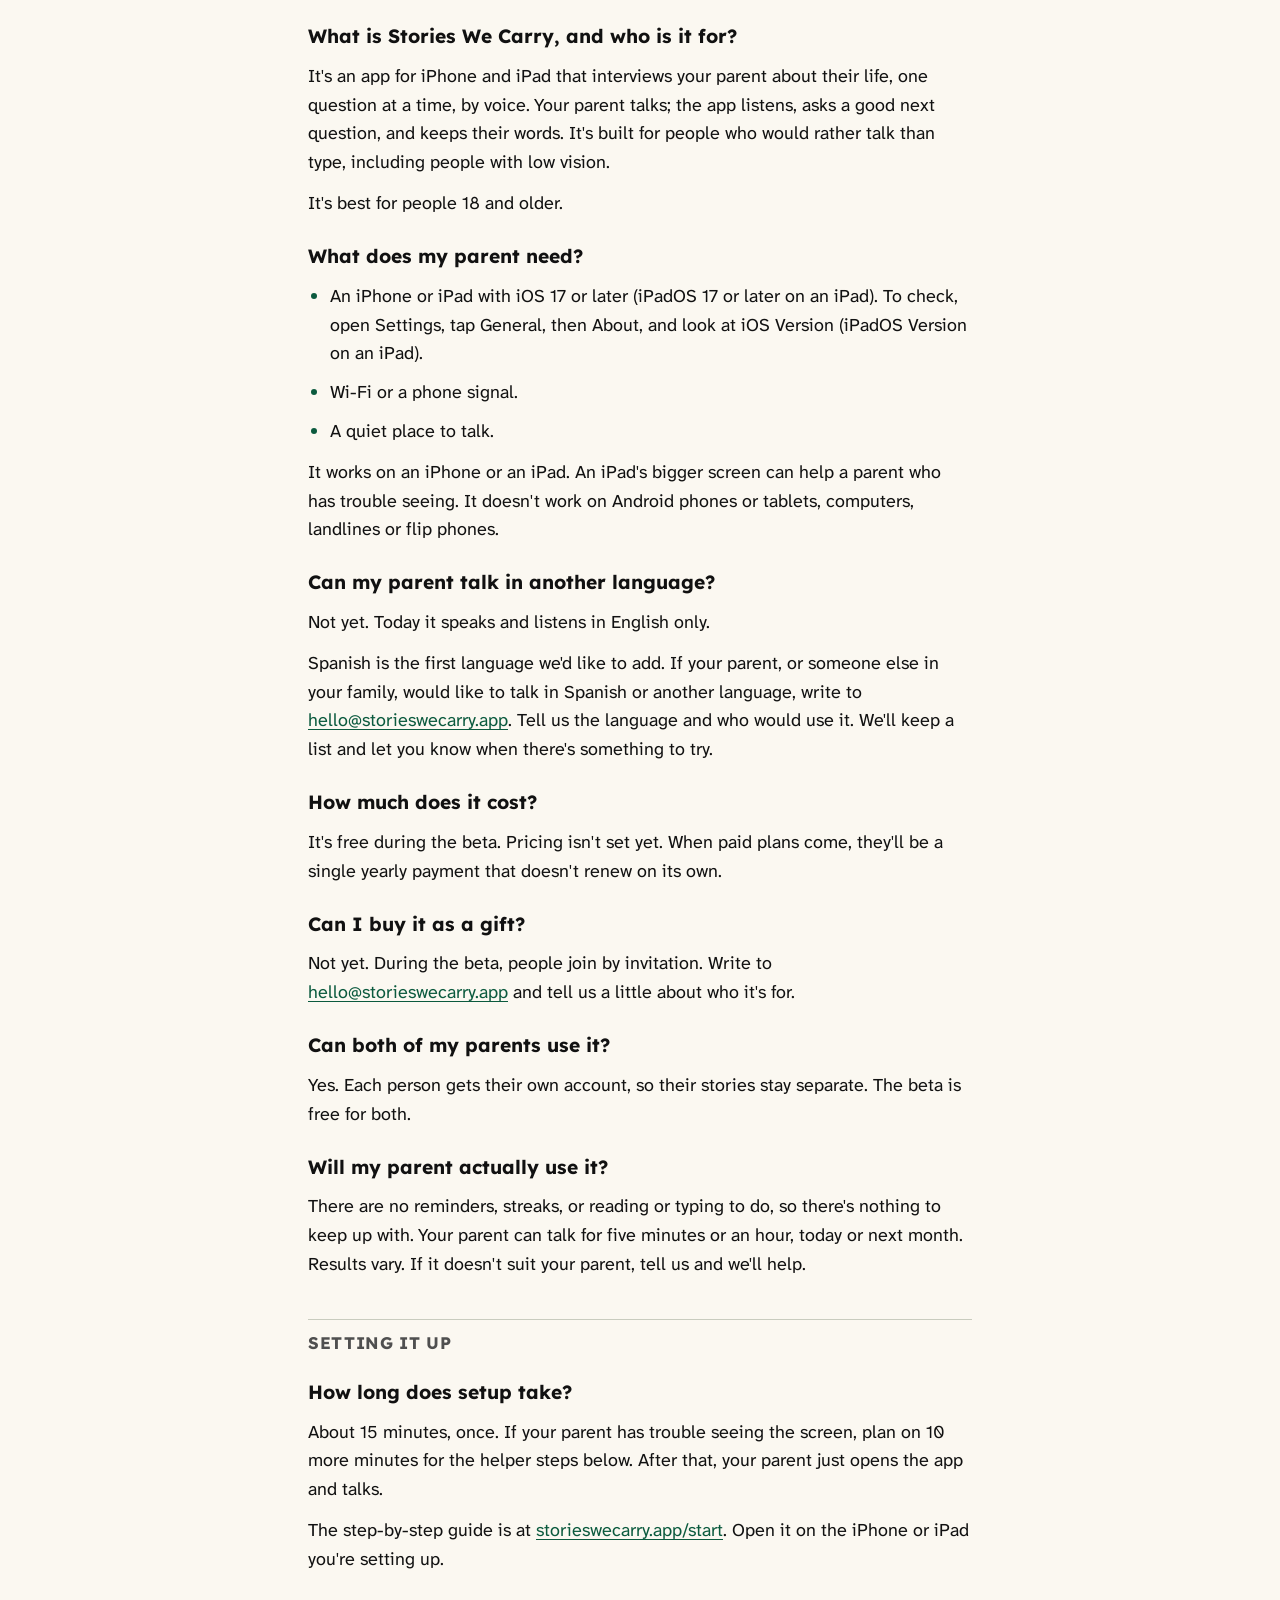
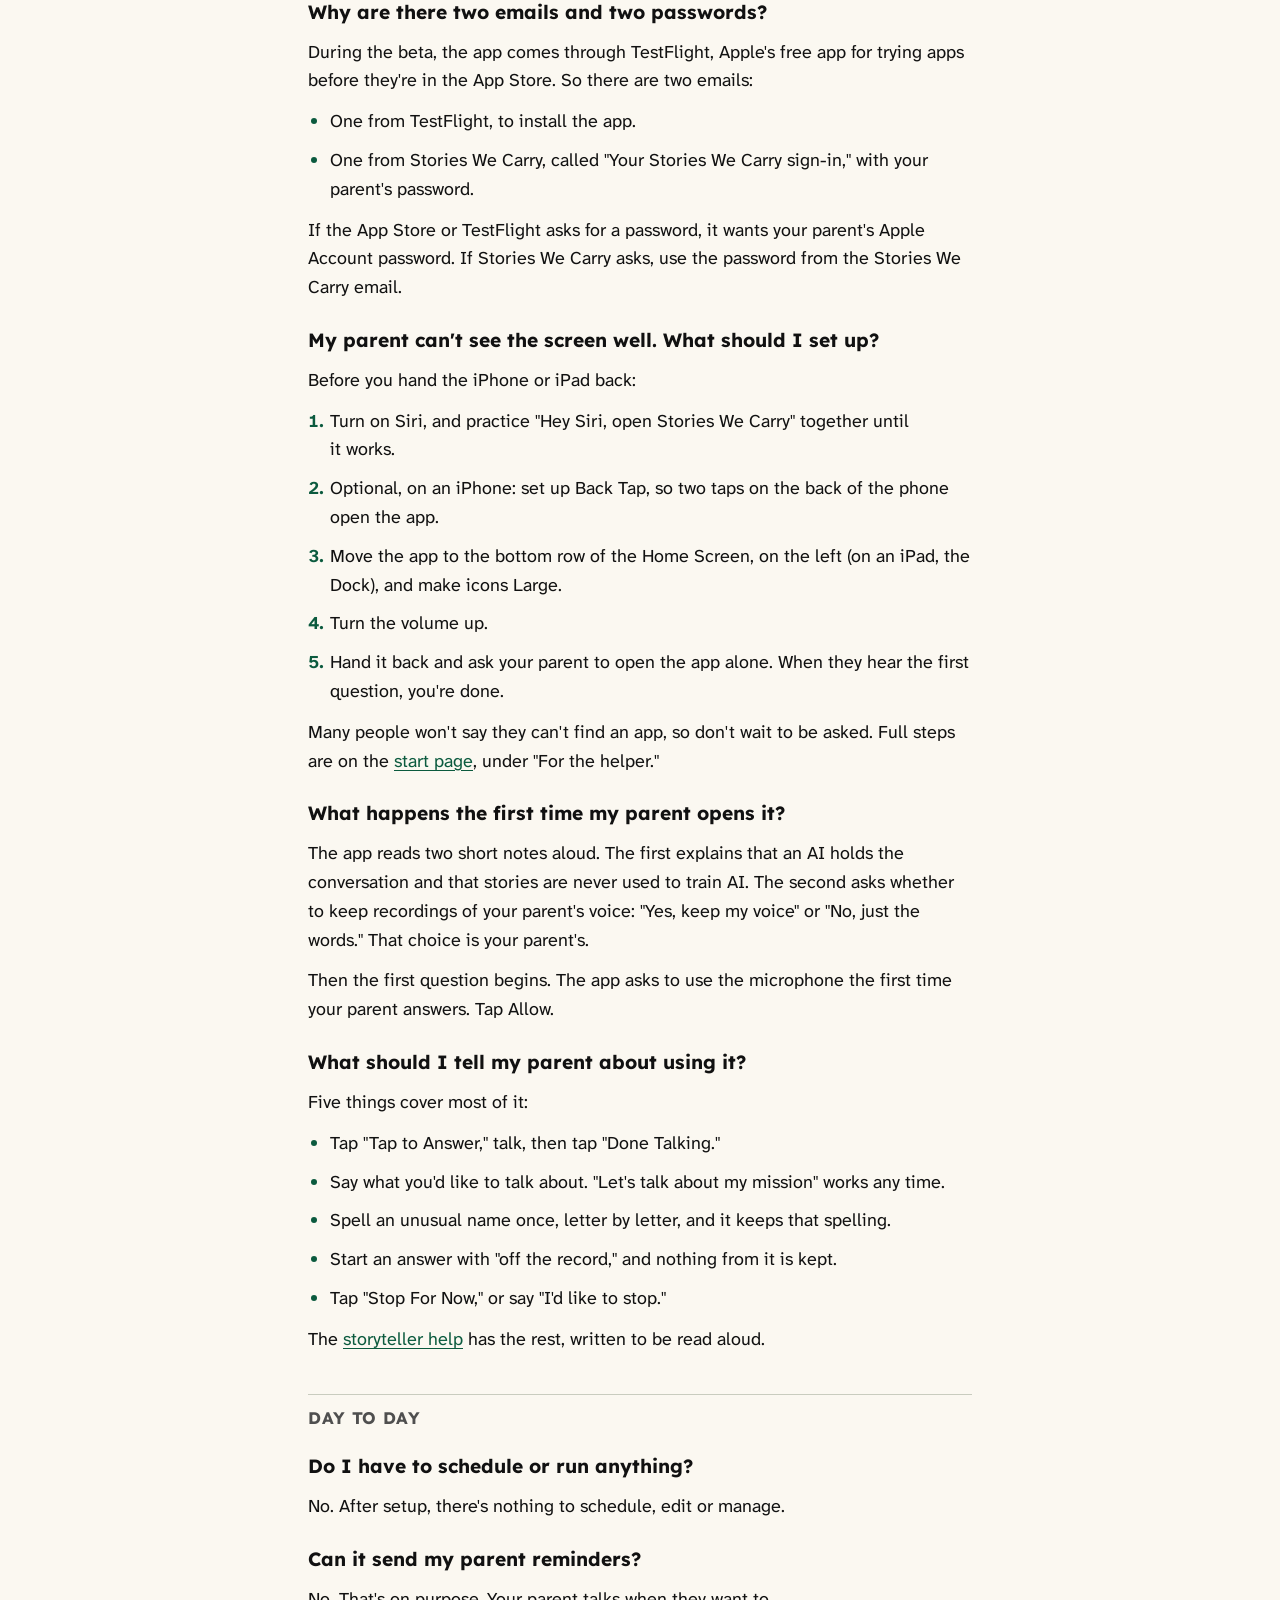
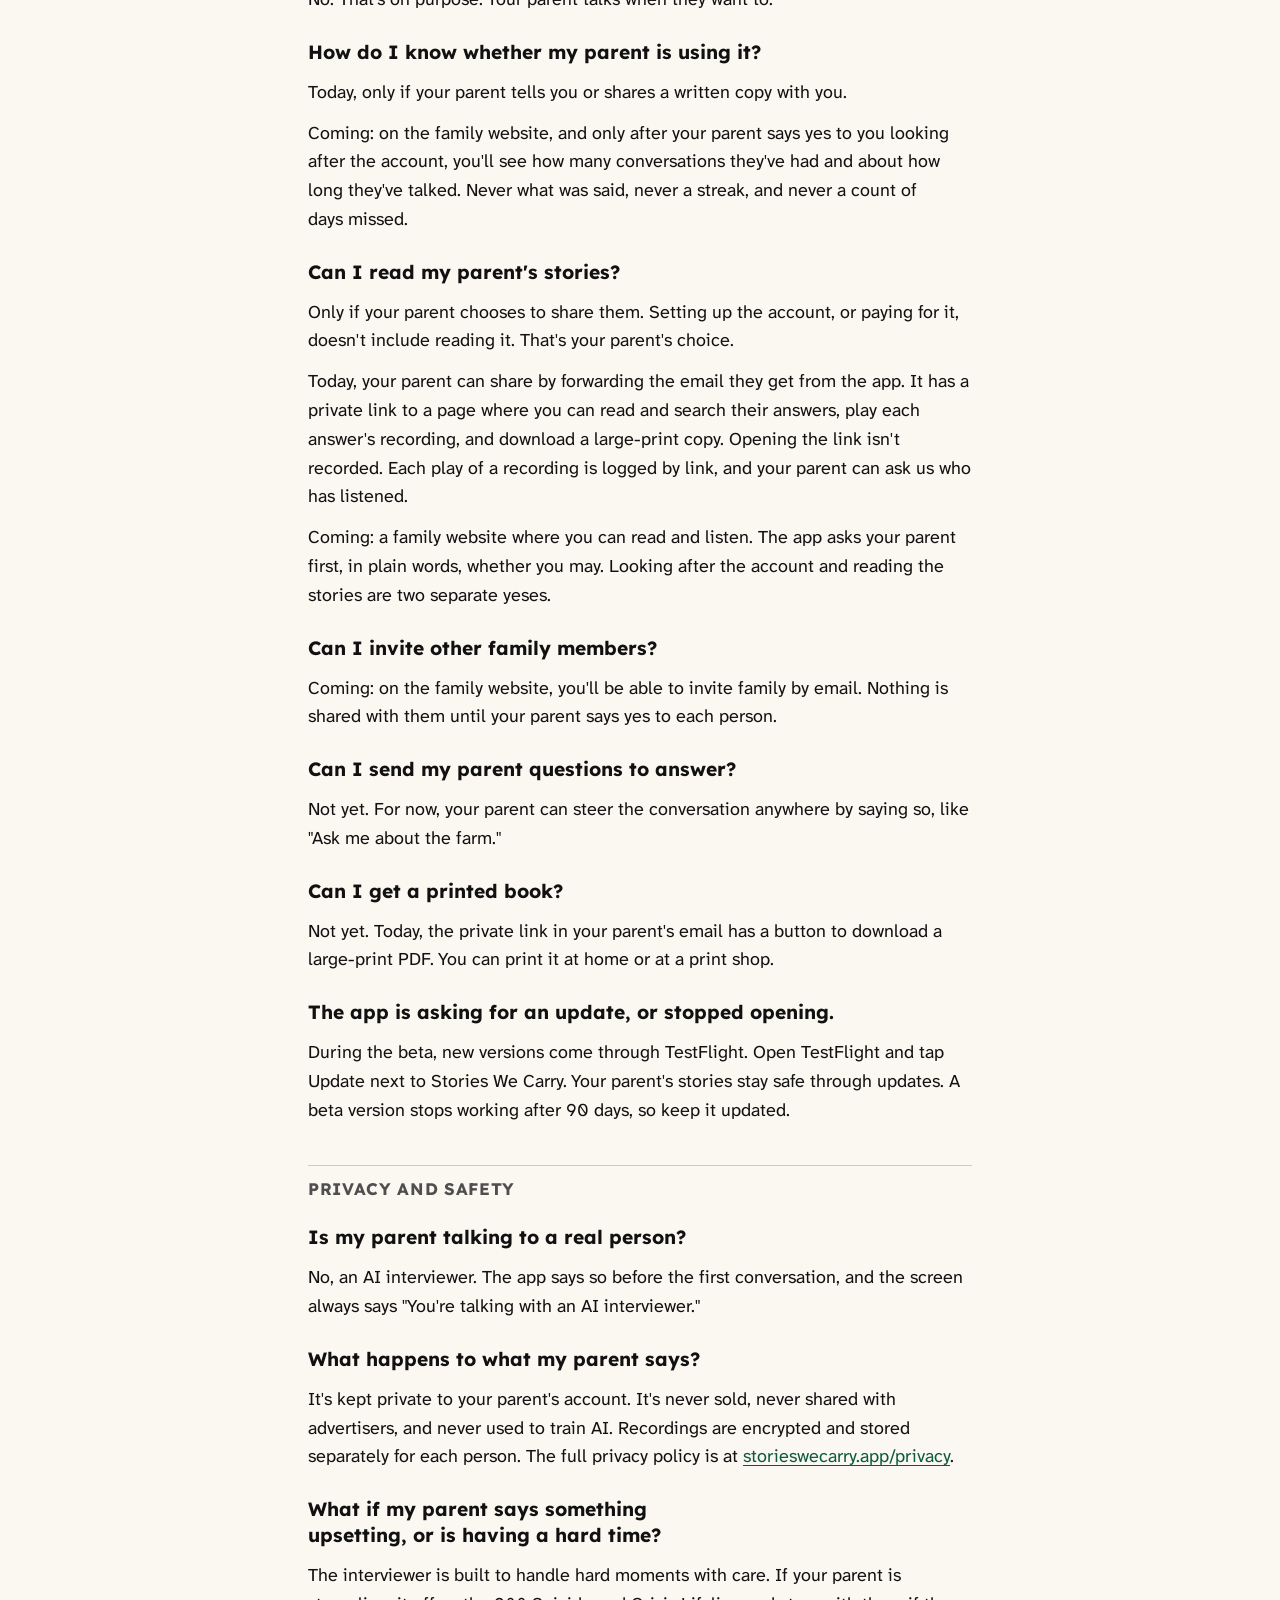
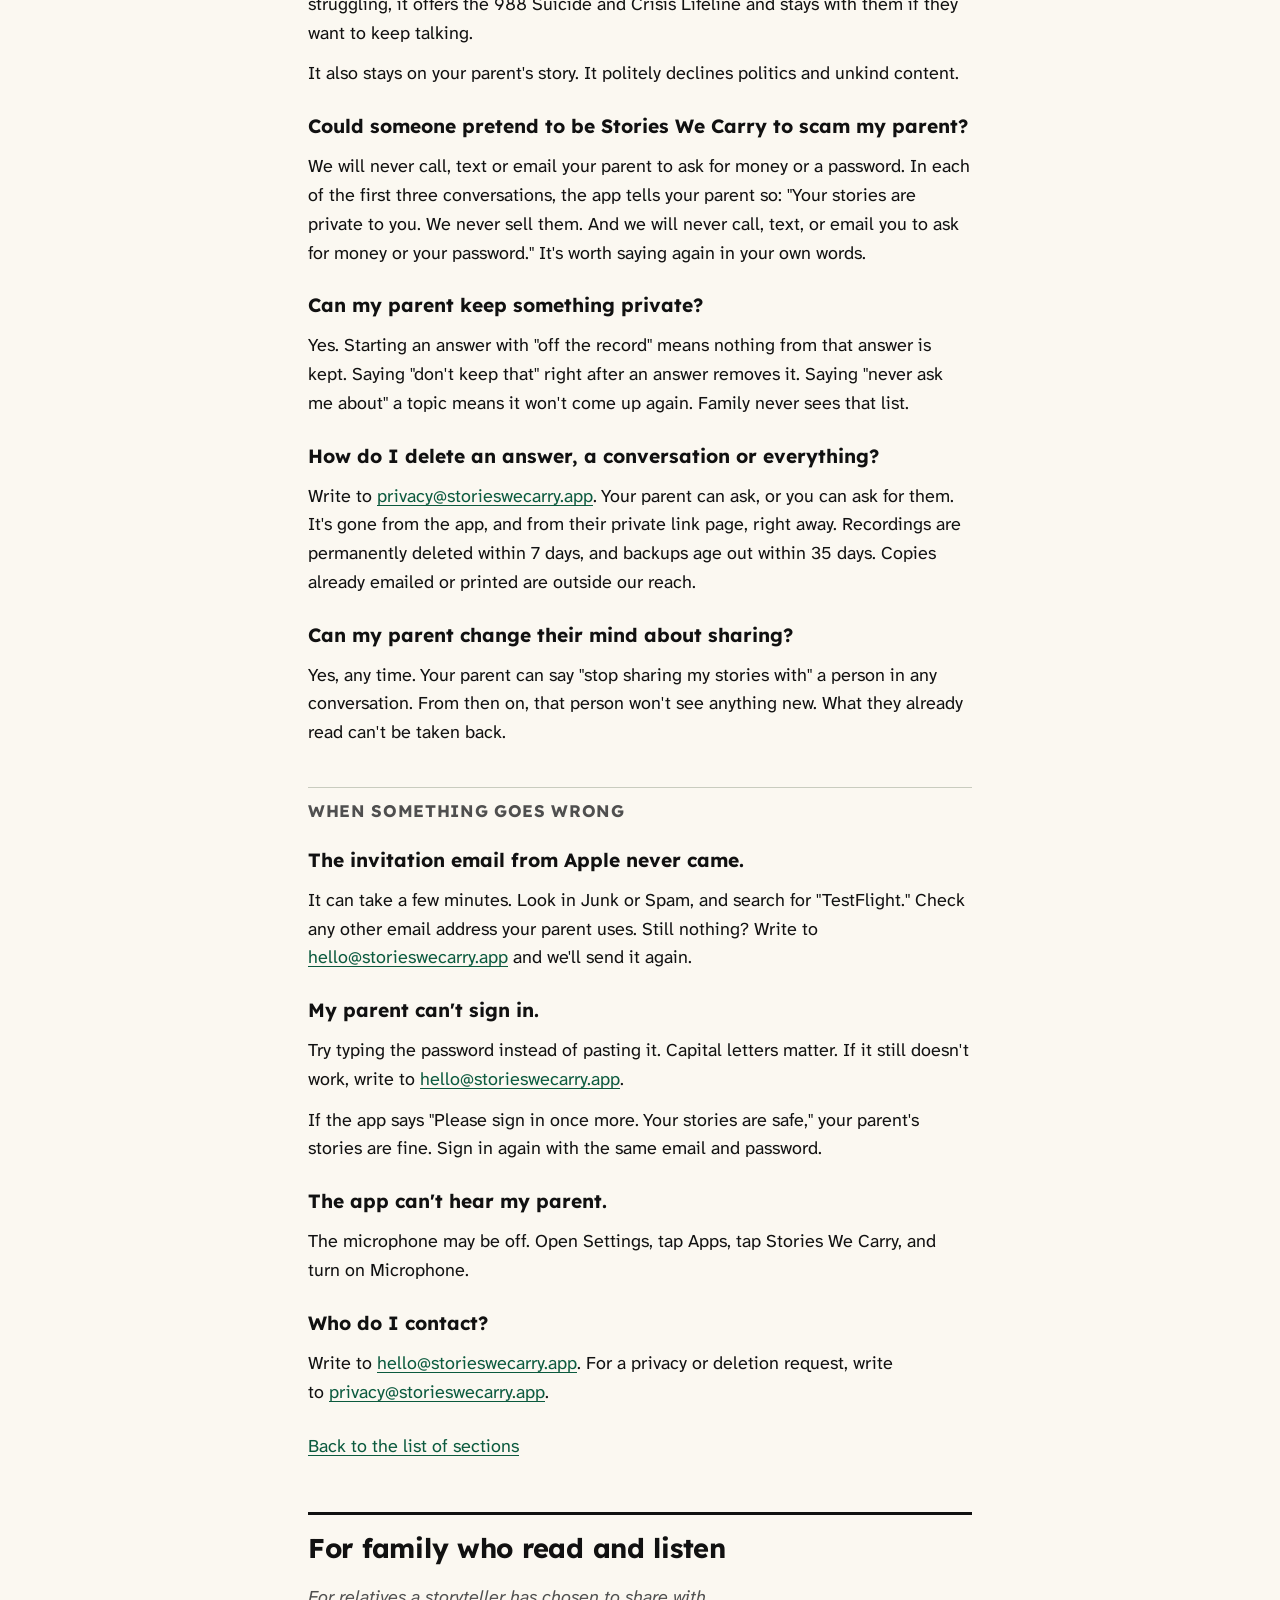
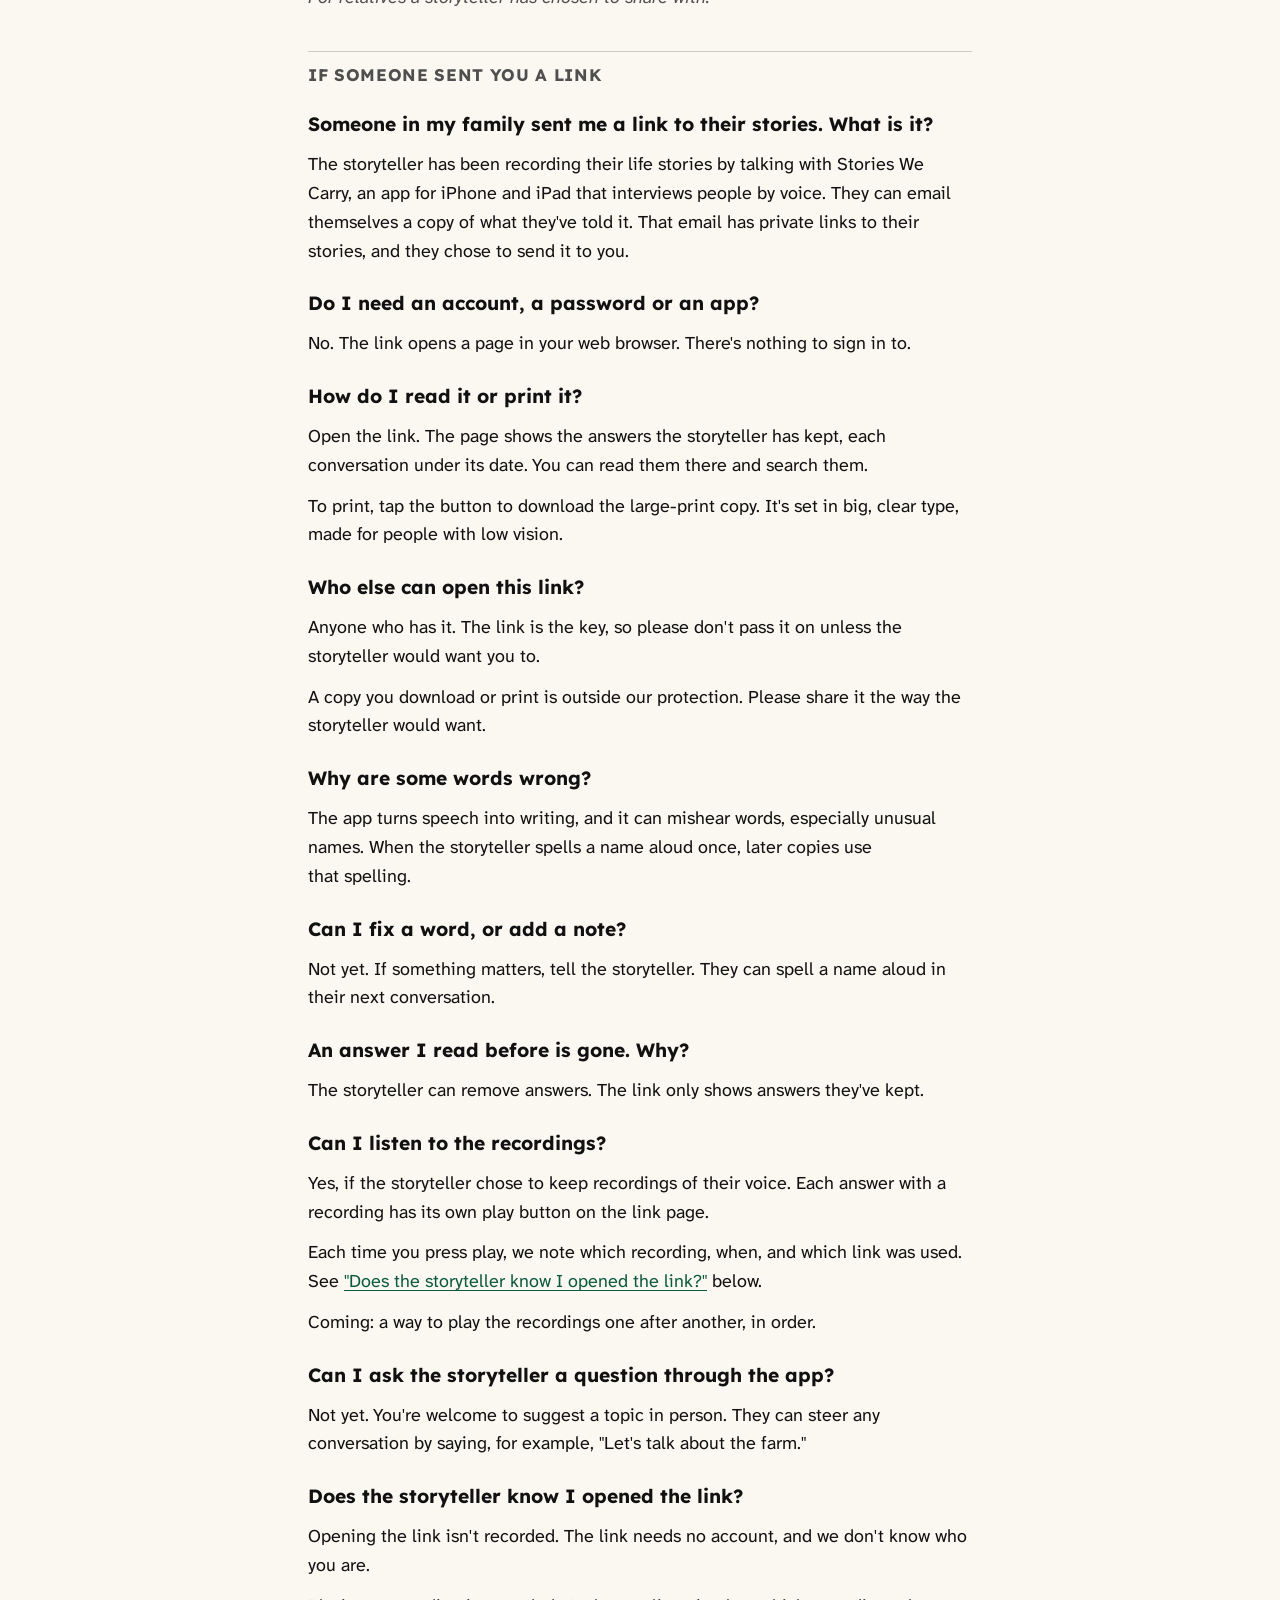
<file: help/index.html>
<!DOCTYPE html>
<html lang="en">
<head>
<meta charset="UTF-8">
<title>Help · Stories We Carry</title>
<meta name="viewport" content="width=device-width, initial-scale=1">
<meta name="description" content="Answers for storytellers, for family who set up Stories We Carry, and for family who read and listen.">
<link rel="canonical" href="https://storieswecarry.app/help/">
<link rel="icon" href="/assets/mark-32.png" type="image/png" sizes="32x32">
<link rel="icon" href="/assets/favicon.svg" type="image/svg+xml">
<link rel="apple-touch-icon" href="/assets/apple-touch-icon.png">
<link rel="preconnect" href="https://fonts.googleapis.com">
<link rel="preconnect" href="https://fonts.gstatic.com" crossorigin>
<link rel="stylesheet" href="https://fonts.googleapis.com/css2?family=Atkinson+Hyperlegible+Next:ital,wght@0,400;0,700;1,400&family=Lexend:wght@700&display=swap">
<link rel="stylesheet" href="/assets/site.css">
<meta name="theme-color" content="#FBF8F1" media="(prefers-color-scheme: light)">
<meta name="theme-color" content="#121412" media="(prefers-color-scheme: dark)">
<style>
/* Help page only. Uses the site's colour tokens, so light and dark mode follow site.css. */
.doc .toc{background:var(--panel);border-left:6px solid var(--action);padding:14px 22px 18px}
.doc .toc h2{margin:0;padding:0;border:0;font-size:1.25rem}
.doc .toc > ul{list-style:none;padding:0;margin-top:8px;gap:8px}
.doc .toc ul ul{list-style:none;padding-left:1rem;margin-top:0;gap:0;display:flex;flex-direction:row;flex-wrap:wrap;column-gap:20px}
.doc .toc a{display:inline-flex;align-items:center;min-height:44px;font-weight:700}
.doc .toc ul ul a{font-weight:400}
.doc .toc a.toc-main{font:700 1.15rem/1.3 var(--display)}
.doc .help-sec{display:flex;flex-direction:column;gap:18px;scroll-margin-top:12px}
.doc .help-sec > h2{scroll-margin-top:12px}
.doc h3.group{margin-top:22px;padding-top:12px;border-top:1px solid var(--hair);color:var(--quiet);font-size:1.05rem;text-transform:uppercase;letter-spacing:.04em}
.doc .qa{display:flex;flex-direction:column;gap:12px}
.doc h4{font:700 1.2rem/1.35 var(--display);margin:8px 0 0;text-wrap:balance;scroll-margin-top:12px}
.doc .top-link a{display:inline-flex;align-items:center;min-height:44px}
</style>
</head>
<body>
<a class="skip" href="#main">Skip to main content</a>
<div class="dark slim">
  <header class="top">
    <div class="shell">
      <a class="wordmark" href="https://storieswecarry.app/">
        <picture><source srcset="/assets/mark-dark.svg" media="(prefers-color-scheme: dark)"><img src="/assets/mark.svg" alt="" width="40" height="40"></picture>
        Stories We Carry
      </a>
      <nav aria-label="Site">
        <ul>
          <li><a href="https://storieswecarry.app/">Home</a></li>
          <li><a href="https://storieswecarry.app/start/">Getting started</a></li>
          <li><a href="https://storieswecarry.app/help/" aria-current="page">Help</a></li>
          <li><a class="privacy" href="https://storieswecarry.app/privacy/">Privacy policy</a></li>
        </ul>
      </nav>
    </div>
  </header>
</div>
<main id="main" class="doc">

<h1>Help</h1>
<p class="sub">Short answers to common questions. Still stuck? Write to
<a href="mailto:hello@storieswecarry.app">hello@storieswecarry.app</a>. For privacy or
deletion, write to <a href="mailto:privacy@storieswecarry.app">privacy@storieswecarry.app</a>.</p>

<nav class="toc" aria-labelledby="contents">
<h2 id="contents">Who is this for?</h2>
<ul>
<li><a class="toc-main" href="#storytellers">For storytellers</a>
<ul><li><a href="#st-getting-started">Getting started</a></li><li><a href="#st-talking-with-the-interviewer">Talking with the interviewer</a></li><li><a href="#st-names-and-mistakes">Names and mistakes</a></li><li><a href="#st-keeping-things-private">Keeping things private</a></li><li><a href="#st-sharing-with-family">Sharing with family</a></li><li><a href="#st-your-written-copy">Your written copy</a></li><li><a href="#st-hard-days">Hard days</a></li><li><a href="#st-when-something-goes-wrong">When something goes wrong</a></li></ul></li>
<li><a class="toc-main" href="#family-who-set-it-up">For family who set it up</a>
<ul><li><a href="#fs-before-you-start">Before you start</a></li><li><a href="#fs-setting-it-up">Setting it up</a></li><li><a href="#fs-day-to-day">Day to day</a></li><li><a href="#fs-privacy-and-safety">Privacy and safety</a></li><li><a href="#fs-when-something-goes-wrong">When something goes wrong</a></li></ul></li>
<li><a class="toc-main" href="#family-who-read-and-listen">For family who read and listen</a>
<ul><li><a href="#fr-if-someone-sent-you-a-link">If someone sent you a link</a></li></ul></li>
</ul>
</nav>

<section class="help-sec" aria-labelledby="storytellers">
<h2 id="storytellers">For storytellers</h2>
<p class="sub">For the person telling the stories. Short answers, written to be read aloud.</p>
<h3 class="group" id="st-getting-started">Getting started</h3>
<div class="qa"><h4 id="st-what-is-stories-we-carry">What is Stories We Carry?</h4>
<p>It's an app for iPhone and iPad that asks you about your life, one question at a time. You answer by talking. There's nothing to type and nothing to read.</p>
<p>Your words are kept for you. You can get a written copy whenever you like.</p></div>
<div class="qa"><h4 id="st-am-i-talking-to-a-real-person">Am I talking to a real person?</h4>
<p>No. You're talking with an AI interviewer. It says so before your first conversation, and the screen always says "You're talking with an AI interviewer."</p>
<p>If you ask how it works, it will tell you plainly.</p></div>
<div class="qa"><h4 id="st-how-do-i-open-the-app">How do I open the app?</h4>
<p>Tap Stories We Carry on your Home Screen.</p>
<p>If the screen is hard to see, you can ask Siri. Say "Hey Siri, open Stories We Carry." Or press and hold the side button, then say "Open Stories We Carry." On some iPads, it's the top button or the Home button.</p>
<p>A family member can set this up for you in a few minutes.</p></div>
<div class="qa"><h4 id="st-what-do-i-need">What do I need?</h4>
<p>An iPhone or an iPad, and Wi-Fi or a phone signal. A quiet spot helps. Turn the volume up.</p></div>
<div class="qa"><h4 id="st-can-i-talk-in-another-language">Can I talk in another language?</h4>
<p>Not yet. Today it speaks and listens in English only.</p>
<p>Spanish is the first language we'd like to add. If you'd like to talk in Spanish or another language, write to us at <a href="mailto:hello@storieswecarry.app">hello@storieswecarry.app</a>. Tell us the language and who would use it. We'll keep a list and let you know when there's something to try.</p></div>
<h3 class="group" id="st-talking-with-the-interviewer">Talking with the interviewer</h3>
<div class="qa"><h4 id="st-how-do-i-answer-a-question">How do I answer a question?</h4>
<p>Wait for the question to finish. Tap "Tap to Answer" at the bottom of the screen. Then talk. When you're done, tap "Done Talking." It's in the same spot on the screen.</p>
<p>If you use VoiceOver, a two-finger double-tap starts your answer and stops it.</p></div>
<div class="qa"><h4 id="st-what-if-i-forget-to-tap-done-talking">What if I forget to tap "Done Talking"?</h4>
<p>That's all right. If it records something you didn't mean to say, it will tell you. It won't repeat it. You can ask to have it removed.</p></div>
<div class="qa"><h4 id="st-can-i-pause-say-um-or-start-over-in-the-middle">Can I pause, say "um," or start over in the middle?</h4>
<p>Yes. It's a conversation, not a recording session. You don't need to plan what to say.</p></div>
<div class="qa"><h4 id="st-is-it-all-right-to-wander-off-the-subject">Is it all right to wander off the subject?</h4>
<p>Yes, please do. Some of the best stories come from a side road. One memory leads to another, and the interviewer follows you there.</p>
<p>It listens for the parts worth hearing more about. Often it will come back to one of them later and ask a little more.</p></div>
<div class="qa"><h4 id="st-what-if-i-don-t-remember">What if I don't remember?</h4>
<p>Just say so. "I don't remember" is a fine answer. It will ask about something else.</p></div>
<div class="qa"><h4 id="st-can-i-choose-what-we-talk-about">Can I choose what we talk about?</h4>
<p>Yes. Say what you'd like to talk about. For example, "Let's talk about my mission," or "Ask me about my first job." It will go there.</p>
<p>There's no list of questions to get through.</p></div>
<div class="qa"><h4 id="st-is-there-a-topic-i-can-ask-it-never-to-bring-up">Is there a topic I can ask it never to bring up?</h4>
<p>Yes. Say it once. For example, "Please never ask me about the war years." It will say, kindly, that it won't come up again. If you bring it up yourself later, it will follow you.</p>
<p>Your family never sees that list.</p></div>
<div class="qa"><h4 id="st-can-we-come-back-to-something-later">Can we come back to something later?</h4>
<p>Yes. Say "let's come back to that." It may offer it at the start of your next visit. It's always your choice.</p></div>
<div class="qa"><h4 id="st-how-do-i-stop">How do I stop?</h4>
<p>Tap "Stop For Now." It's always on the screen. Or just say "I'd like to stop."</p>
<p>If the text on your screen is very large, you may need to scroll down to reach "Stop For Now."</p></div>
<div class="qa"><h4 id="st-how-long-should-a-conversation-be">How long should a conversation be?</h4>
<p>As long or as short as you like. There's no schedule and no reminders. Talk when you feel like it.</p></div>
<div class="qa"><h4 id="st-will-it-remember-me-next-time">Will it remember me next time?</h4>
<p>Yes. It remembers what you've told it and picks up where you left off. If you come back on a later day, it welcomes you back.</p>
<p>To start fresh after you stop, tap "Start a New Conversation."</p></div>
<div class="qa"><h4 id="st-what-if-i-tap-done-talking-before-i-say-anything">What if I tap "Done Talking" before I say anything?</h4>
<p>In the newest version of the app, it says "I didn't catch anything. Tap when you're ready." You're back at the same question, and nothing is saved.</p></div>
<h3 class="group" id="st-names-and-mistakes">Names and mistakes</h3>
<div class="qa"><h4 id="st-it-got-a-name-wrong-how-do-i-fix-it">It got a name wrong. How do I fix it?</h4>
<p>Say who it is and spell the name once, letter by letter. For example, "My daughter Annalise, A-N-N-A-L-I-S-E." It will use your spelling from then on. So will your written copy.</p>
<p>You can also just correct it: "It's Annalise, not what you have there."</p></div>
<div class="qa"><h4 id="st-can-i-ask-it-to-call-someone-by-a-certain-name">Can I ask it to call someone by a certain name?</h4>
<p>Yes. Say, for example, "Please call him Grandpa Joe." It will remember that in later visits too.</p></div>
<div class="qa"><h4 id="st-can-i-change-or-redo-an-answer">Can I change or redo an answer?</h4>
<p>Not yet. If you'd like an answer removed, see <a href="#st-can-i-delete-something-i-said-earlier">"Can I delete something I said earlier?"</a> below.</p></div>
<h3 class="group" id="st-keeping-things-private">Keeping things private</h3>
<div class="qa"><h4 id="st-what-if-i-d-rather-something-not-be-kept">What if I'd rather something not be kept?</h4>
<p>Start your answer with "off the record." The interviewer still listens, so it can answer you. But nothing from that answer is kept. It's not saved, not remembered, and never in your written copy or anything your family sees.</p></div>
<div class="qa"><h4 id="st-i-already-said-it-can-i-take-it-back">I already said it. Can I take it back?</h4>
<p>Yes, if it was your last answer. Right after, say "Don't keep that." That answer is removed.</p></div>
<div class="qa"><h4 id="st-can-i-delete-something-i-said-earlier">Can I delete something I said earlier?</h4>
<p>Not by yourself yet. Write to us at <a href="mailto:hello@storieswecarry.app">hello@storieswecarry.app</a>, or ask a family member to write for you. Say which conversation it was and what it was about. We'll remove it.</p></div>
<div class="qa"><h4 id="st-is-my-voice-kept">Is my voice kept?</h4>
<p>Only if you said yes. Before your first conversation, the app asks whether to keep recordings of your voice. You could choose "Yes, keep my voice" or "No, just the words."</p></div>
<div class="qa"><h4 id="st-can-i-hear-my-own-answers">Can I hear my own answers?</h4>
<p>Yes, from the private link in your email. Each answer with a recording has its own play button. Press it to hear that answer in your own voice.</p>
<p>Not in the app itself yet.</p>
<p>Coming: a way to play your recordings one after another, in order.</p></div>
<div class="qa"><h4 id="st-will-anyone-call-me-asking-for-money-or-my-password">Will anyone call me asking for money or my password?</h4>
<p>No. We will never call, text, or email you to ask for money or your password. If someone does, it isn't us.</p></div>
<div class="qa"><h4 id="st-are-my-stories-sold-or-used-to-train-ai">Are my stories sold, or used to train AI?</h4>
<p>No. Your stories are never sold, and never used to train AI.</p></div>
<h3 class="group" id="st-sharing-with-family">Sharing with family</h3>
<div class="qa"><h4 id="st-who-can-hear-my-stories">Who can hear my stories?</h4>
<p>Only you, unless you choose to share.</p></div>
<div class="qa"><h4 id="st-how-do-i-share-my-stories-with-family">How do I share my stories with family?</h4>
<p>Email yourself your stories, as described below. You can forward that email to anyone you like. Anyone who has the links in it can read your stories and play your recordings, so forward it with care.</p></div>
<div class="qa"><h4 id="st-can-i-find-out-who-has-listened">Can I find out who has listened?</h4>
<p>Yes. Opening the link is not recorded. But each time someone plays one of your recordings, we note which recording, when, and which link was used. We keep that for 13 months.</p>
<p>To ask who has listened, write to <a href="mailto:privacy@storieswecarry.app">privacy@storieswecarry.app</a>. If a link has reached someone you didn't intend, we can turn it off.</p></div>
<div class="qa"><h4 id="st-the-app-asked-if-someone-in-my-family-may-hear-my-stories-wh">The app asked if someone in my family may hear my stories. What does that mean?</h4>
<p>A family member would like to read and listen to the stories you tell. The app asks you first, in plain words. Nothing is shared with them unless you say yes.</p>
<p>Saying "not now" is fine. No one is told no.</p>
<p>Coming: the family website, where they would read and listen, is not open yet.</p></div>
<div class="qa"><h4 id="st-how-do-i-stop-sharing-with-someone">How do I stop sharing with someone?</h4>
<p>Say so in a conversation. For example, "Stop sharing my stories with Sam." The app will ask you to be sure. From then on, they won't hear anything new. What they already heard can't be taken back.</p>
<p>Coming: a "Who Can Hear My Stories" button after a conversation. It will list each person you said yes to, with a "Stop Sharing" button beside each one.</p></div>
<h3 class="group" id="st-your-written-copy">Your written copy</h3>
<div class="qa"><h4 id="st-how-do-i-get-a-written-copy-of-my-stories">How do I get a written copy of my stories?</h4>
<p>After you stop, tap "Email Me My Conversations." Then tap "Yes, send it to me."</p>
<p>The email goes only to your own email address. It doesn't hold your answers itself. It has two private links:</p>
<ul><li>Your whole transcript. It's always up to date.</li><li>What's new since your last email.</li></ul>
<p>Each link opens a page where you can read your answers, search them, and play each answer's recording. There's also a button to download a copy in big, clear print, to read or print.</p></div>
<div class="qa"><h4 id="st-do-i-lose-anything-if-i-don-t-email-every-time">Do I lose anything if I don't email every time?</h4>
<p>No. The next email catches up on everything since the last one.</p>
<p>The "what's new" link stops working when your next email arrives. The whole-transcript link keeps working until you ask us to turn it off.</p></div>
<div class="qa"><h4 id="st-why-are-some-words-wrong-in-my-copy">Why are some words wrong in my copy?</h4>
<p>The app turns speech into writing, and it can mishear words, especially unusual names. Spell a name once in a conversation, and your copy will use your spelling from then on.</p></div>
<h3 class="group" id="st-hard-days">Hard days</h3>
<div class="qa"><h4 id="st-what-if-i-m-having-a-hard-time">What if I'm having a hard time?</h4>
<p>You can tell the interviewer. If you're struggling, it will offer the 988 Suicide and Crisis Lifeline. It will stay with you if you want to keep talking.</p>
<p>You can also stop any time. Tap "Stop For Now," or say "I'd like to stop."</p></div>
<h3 class="group" id="st-when-something-goes-wrong">When something goes wrong</h3>
<div class="qa"><h4 id="st-the-words-on-the-screen-are-too-small">The words on the screen are too small.</h4>
<p>The app follows the text size on your iPhone or iPad. To make it bigger, open Settings. Tap Accessibility, then Display and Text Size, then Larger Text.</p></div>
<div class="qa"><h4 id="st-it-says-please-sign-in-once-more-your-stories-are-safe">It says "Please sign in once more. Your stories are safe."</h4>
<p>Your stories are safe. Sign in with your email address and your Stories We Carry password. The password is in the email called "Your Stories We Carry sign-in." A family member can help.</p></div>
<div class="qa"><h4 id="st-it-says-it-can-t-connect-and-shows-try-again">It says it can't connect, and shows "Try Again."</h4>
<p>Check that you have Wi-Fi or a phone signal. Then tap "Try Again."</p></div>
<div class="qa"><h4 id="st-who-can-i-ask-for-help">Who can I ask for help?</h4>
<p>Write to us at <a href="mailto:hello@storieswecarry.app">hello@storieswecarry.app</a>. That address is also at the bottom of the screen after you tap "Stop For Now." A family member can write for you.</p></div>
<p class="top-link"><a href="#contents">Back to the list of sections</a></p>
</section>

<section class="help-sec" aria-labelledby="family-who-set-it-up">
<h2 id="family-who-set-it-up">For family who set it up</h2>
<p class="sub">For the son, daughter or other family member who gets a parent started, or would like to give it as a gift.</p>
<h3 class="group" id="fs-before-you-start">Before you start</h3>
<div class="qa"><h4 id="fs-what-is-stories-we-carry-and-who-is-it-for">What is Stories We Carry, and who is it for?</h4>
<p>It's an app for iPhone and iPad that interviews your parent about their life, one question at a time, by voice. Your parent talks; the app listens, asks a good next question, and keeps their words. It's built for people who would rather talk than type, including people with low vision.</p>
<p>It's best for people 18 and older.</p></div>
<div class="qa"><h4 id="fs-what-does-my-parent-need">What does my parent need?</h4>
<ul><li>An iPhone or iPad with iOS 17 or later (iPadOS 17 or later on an iPad). To check, open Settings, tap General, then About, and look at iOS Version (iPadOS Version on an iPad).</li><li>Wi-Fi or a phone signal.</li><li>A quiet place to talk.</li></ul>
<p>It works on an iPhone or an iPad. An iPad's bigger screen can help a parent who has trouble seeing. It doesn't work on Android phones or tablets, computers, landlines or flip phones.</p></div>
<div class="qa"><h4 id="fs-can-my-parent-talk-in-another-language">Can my parent talk in another language?</h4>
<p>Not yet. Today it speaks and listens in English only.</p>
<p>Spanish is the first language we'd like to add. If your parent, or someone else in your family, would like to talk in Spanish or another language, write to <a href="mailto:hello@storieswecarry.app">hello@storieswecarry.app</a>. Tell us the language and who would use it. We'll keep a list and let you know when there's something to try.</p></div>
<div class="qa"><h4 id="fs-how-much-does-it-cost">How much does it cost?</h4>
<p>It's free during the beta. Pricing isn't set yet. When paid plans come, they'll be a single yearly payment that doesn't renew on its own.</p></div>
<div class="qa"><h4 id="fs-can-i-buy-it-as-a-gift">Can I buy it as a gift?</h4>
<p>Not yet. During the beta, people join by invitation. Write to <a href="mailto:hello@storieswecarry.app">hello@storieswecarry.app</a> and tell us a little about who it's for.</p></div>
<div class="qa"><h4 id="fs-can-both-of-my-parents-use-it">Can both of my parents use it?</h4>
<p>Yes. Each person gets their own account, so their stories stay separate. The beta is free for both.</p></div>
<div class="qa"><h4 id="fs-will-my-parent-actually-use-it">Will my parent actually use it?</h4>
<p>There are no reminders, streaks, or reading or typing to do, so there's nothing to keep up with. Your parent can talk for five minutes or an hour, today or next month. Results vary. If it doesn't suit your parent, tell us and we'll help.</p></div>
<h3 class="group" id="fs-setting-it-up">Setting it up</h3>
<div class="qa"><h4 id="fs-how-long-does-setup-take">How long does setup take?</h4>
<p>About 15 minutes, once. If your parent has trouble seeing the screen, plan on 10 more minutes for the helper steps below. After that, your parent just opens the app and talks.</p>
<p>The step-by-step guide is at <a href="https://storieswecarry.app/start/">storieswecarry.app/start</a>. Open it on the iPhone or iPad you're setting up.</p></div>
<div class="qa"><h4 id="fs-why-are-there-two-emails-and-two-passwords">Why are there two emails and two passwords?</h4>
<p>During the beta, the app comes through TestFlight, Apple's free app for trying apps before they're in the App Store. So there are two emails:</p>
<ul><li>One from TestFlight, to install the app.</li><li>One from Stories We Carry, called "Your Stories We Carry sign-in," with your parent's password.</li></ul>
<p>If the App Store or TestFlight asks for a password, it wants your parent's Apple Account password. If Stories We Carry asks, use the password from the Stories We Carry email.</p></div>
<div class="qa"><h4 id="fs-my-parent-can-t-see-the-screen-well-what-should-i-set-up">My parent can't see the screen well. What should I set up?</h4>
<p>Before you hand the iPhone or iPad back:</p>
<ol><li>Turn on Siri, and practice "Hey Siri, open Stories We Carry" together until it works.</li><li>Optional, on an iPhone: set up Back Tap, so two taps on the back of the phone open the app.</li><li>Move the app to the bottom row of the Home Screen, on the left (on an iPad, the Dock), and make icons Large.</li><li>Turn the volume up.</li><li>Hand it back and ask your parent to open the app alone. When they hear the first question, you're done.</li></ol>
<p>Many people won't say they can't find an app, so don't wait to be asked. Full steps are on the <a href="https://storieswecarry.app/start/#helper-h">start page</a>, under "For the helper."</p></div>
<div class="qa"><h4 id="fs-what-happens-the-first-time-my-parent-opens-it">What happens the first time my parent opens it?</h4>
<p>The app reads two short notes aloud. The first explains that an AI holds the conversation and that stories are never used to train AI. The second asks whether to keep recordings of your parent's voice: "Yes, keep my voice" or "No, just the words." That choice is your parent's.</p>
<p>Then the first question begins. The app asks to use the microphone the first time your parent answers. Tap Allow.</p></div>
<div class="qa"><h4 id="fs-what-should-i-tell-my-parent-about-using-it">What should I tell my parent about using it?</h4>
<p>Five things cover most of it:</p>
<ul><li>Tap "Tap to Answer," talk, then tap "Done Talking."</li><li>Say what you'd like to talk about. "Let's talk about my mission" works any time.</li><li>Spell an unusual name once, letter by letter, and it keeps that spelling.</li><li>Start an answer with "off the record," and nothing from it is kept.</li><li>Tap "Stop For Now," or say "I'd like to stop."</li></ul>
<p>The <a href="#storytellers">storyteller help</a> has the rest, written to be read aloud.</p></div>
<h3 class="group" id="fs-day-to-day">Day to day</h3>
<div class="qa"><h4 id="fs-do-i-have-to-schedule-or-run-anything">Do I have to schedule or run anything?</h4>
<p>No. After setup, there's nothing to schedule, edit or manage.</p></div>
<div class="qa"><h4 id="fs-can-it-send-my-parent-reminders">Can it send my parent reminders?</h4>
<p>No. That's on purpose. Your parent talks when they want to.</p></div>
<div class="qa"><h4 id="fs-how-do-i-know-whether-my-parent-is-using-it">How do I know whether my parent is using it?</h4>
<p>Today, only if your parent tells you or shares a written copy with you.</p>
<p>Coming: on the family website, and only after your parent says yes to you looking after the account, you'll see how many conversations they've had and about how long they've talked. Never what was said, never a streak, and never a count of days missed.</p></div>
<div class="qa"><h4 id="fs-can-i-read-my-parent-s-stories">Can I read my parent's stories?</h4>
<p>Only if your parent chooses to share them. Setting up the account, or paying for it, doesn't include reading it. That's your parent's choice.</p>
<p>Today, your parent can share by forwarding the email they get from the app. It has a private link to a page where you can read and search their answers, play each answer's recording, and download a large-print copy. Opening the link isn't recorded. Each play of a recording is logged by link, and your parent can ask us who has listened.</p>
<p>Coming: a family website where you can read and listen. The app asks your parent first, in plain words, whether you may. Looking after the account and reading the stories are two separate yeses.</p></div>
<div class="qa"><h4 id="fs-can-i-invite-other-family-members">Can I invite other family members?</h4>
<p>Coming: on the family website, you'll be able to invite family by email. Nothing is shared with them until your parent says yes to each person.</p></div>
<div class="qa"><h4 id="fs-can-i-send-my-parent-questions-to-answer">Can I send my parent questions to answer?</h4>
<p>Not yet. For now, your parent can steer the conversation anywhere by saying so, like "Ask me about the farm."</p></div>
<div class="qa"><h4 id="fs-can-i-get-a-printed-book">Can I get a printed book?</h4>
<p>Not yet. Today, the private link in your parent's email has a button to download a large-print PDF. You can print it at home or at a print shop.</p></div>
<div class="qa"><h4 id="fs-the-app-is-asking-for-an-update-or-stopped-opening">The app is asking for an update, or stopped opening.</h4>
<p>During the beta, new versions come through TestFlight. Open TestFlight and tap Update next to Stories We Carry. Your parent's stories stay safe through updates. A beta version stops working after 90 days, so keep it updated.</p></div>
<h3 class="group" id="fs-privacy-and-safety">Privacy and safety</h3>
<div class="qa"><h4 id="fs-is-my-parent-talking-to-a-real-person">Is my parent talking to a real person?</h4>
<p>No, an AI interviewer. The app says so before the first conversation, and the screen always says "You're talking with an AI interviewer."</p></div>
<div class="qa"><h4 id="fs-what-happens-to-what-my-parent-says">What happens to what my parent says?</h4>
<p>It's kept private to your parent's account. It's never sold, never shared with advertisers, and never used to train AI. Recordings are encrypted and stored separately for each person. The full privacy policy is at <a href="https://storieswecarry.app/privacy/">storieswecarry.app/privacy</a>.</p></div>
<div class="qa"><h4 id="fs-what-if-my-parent-says-something-upsetting-or-is-having-a-ha">What if my parent says something upsetting, or is having a hard time?</h4>
<p>The interviewer is built to handle hard moments with care. If your parent is struggling, it offers the 988 Suicide and Crisis Lifeline and stays with them if they want to keep talking.</p>
<p>It also stays on your parent's story. It politely declines politics and unkind content.</p></div>
<div class="qa"><h4 id="fs-could-someone-pretend-to-be-stories-we-carry-to-scam-my-pare">Could someone pretend to be Stories We Carry to scam my parent?</h4>
<p>We will never call, text or email your parent to ask for money or a password. In each of the first three conversations, the app tells your parent so: "Your stories are private to you. We never sell them. And we will never call, text, or email you to ask for money or your password." It's worth saying again in your own words.</p></div>
<div class="qa"><h4 id="fs-can-my-parent-keep-something-private">Can my parent keep something private?</h4>
<p>Yes. Starting an answer with "off the record" means nothing from that answer is kept. Saying "don't keep that" right after an answer removes it. Saying "never ask me about" a topic means it won't come up again. Family never sees that list.</p></div>
<div class="qa"><h4 id="fs-how-do-i-delete-an-answer-a-conversation-or-everything">How do I delete an answer, a conversation or everything?</h4>
<p>Write to <a href="mailto:privacy@storieswecarry.app">privacy@storieswecarry.app</a>. Your parent can ask, or you can ask for them. It's gone from the app, and from their private link page, right away. Recordings are permanently deleted within 7 days, and backups age out within 35 days. Copies already emailed or printed are outside our reach.</p></div>
<div class="qa"><h4 id="fs-can-my-parent-change-their-mind-about-sharing">Can my parent change their mind about sharing?</h4>
<p>Yes, any time. Your parent can say "stop sharing my stories with" a person in any conversation. From then on, that person won't see anything new. What they already read can't be taken back.</p></div>
<h3 class="group" id="fs-when-something-goes-wrong">When something goes wrong</h3>
<div class="qa"><h4 id="fs-the-invitation-email-from-apple-never-came">The invitation email from Apple never came.</h4>
<p>It can take a few minutes. Look in Junk or Spam, and search for "TestFlight." Check any other email address your parent uses. Still nothing? Write to <a href="mailto:hello@storieswecarry.app">hello@storieswecarry.app</a> and we'll send it again.</p></div>
<div class="qa"><h4 id="fs-my-parent-can-t-sign-in">My parent can't sign in.</h4>
<p>Try typing the password instead of pasting it. Capital letters matter. If it still doesn't work, write to <a href="mailto:hello@storieswecarry.app">hello@storieswecarry.app</a>.</p>
<p>If the app says "Please sign in once more. Your stories are safe," your parent's stories are fine. Sign in again with the same email and password.</p></div>
<div class="qa"><h4 id="fs-the-app-can-t-hear-my-parent">The app can't hear my parent.</h4>
<p>The microphone may be off. Open Settings, tap Apps, tap Stories We Carry, and turn on Microphone.</p></div>
<div class="qa"><h4 id="fs-who-do-i-contact">Who do I contact?</h4>
<p>Write to <a href="mailto:hello@storieswecarry.app">hello@storieswecarry.app</a>. For a privacy or deletion request, write to <a href="mailto:privacy@storieswecarry.app">privacy@storieswecarry.app</a>.</p></div>
<p class="top-link"><a href="#contents">Back to the list of sections</a></p>
</section>

<section class="help-sec" aria-labelledby="family-who-read-and-listen">
<h2 id="family-who-read-and-listen">For family who read and listen</h2>
<p class="sub">For relatives a storyteller has chosen to share with.</p>
<h3 class="group" id="fr-if-someone-sent-you-a-link">If someone sent you a link</h3>
<div class="qa"><h4 id="fr-someone-in-my-family-sent-me-a-link-to-their-stories-what-is">Someone in my family sent me a link to their stories. What is it?</h4>
<p>The storyteller has been recording their life stories by talking with Stories We Carry, an app for iPhone and iPad that interviews people by voice. They can email themselves a copy of what they've told it. That email has private links to their stories, and they chose to send it to you.</p></div>
<div class="qa"><h4 id="fr-do-i-need-an-account-a-password-or-an-app">Do I need an account, a password or an app?</h4>
<p>No. The link opens a page in your web browser. There's nothing to sign in to.</p></div>
<div class="qa"><h4 id="fr-how-do-i-read-it-or-print-it">How do I read it or print it?</h4>
<p>Open the link. The page shows the answers the storyteller has kept, each conversation under its date. You can read them there and search them.</p>
<p>To print, tap the button to download the large-print copy. It's set in big, clear type, made for people with low vision.</p></div>
<div class="qa"><h4 id="fr-who-else-can-open-this-link">Who else can open this link?</h4>
<p>Anyone who has it. The link is the key, so please don't pass it on unless the storyteller would want you to.</p>
<p>A copy you download or print is outside our protection. Please share it the way the storyteller would want.</p></div>
<div class="qa"><h4 id="fr-why-are-some-words-wrong">Why are some words wrong?</h4>
<p>The app turns speech into writing, and it can mishear words, especially unusual names. When the storyteller spells a name aloud once, later copies use that spelling.</p></div>
<div class="qa"><h4 id="fr-can-i-fix-a-word-or-add-a-note">Can I fix a word, or add a note?</h4>
<p>Not yet. If something matters, tell the storyteller. They can spell a name aloud in their next conversation.</p></div>
<div class="qa"><h4 id="fr-an-answer-i-read-before-is-gone-why">An answer I read before is gone. Why?</h4>
<p>The storyteller can remove answers. The link only shows answers they've kept.</p></div>
<div class="qa"><h4 id="fr-can-i-listen-to-the-recordings">Can I listen to the recordings?</h4>
<p>Yes, if the storyteller chose to keep recordings of their voice. Each answer with a recording has its own play button on the link page.</p>
<p>Each time you press play, we note which recording, when, and which link was used. See <a href="#fr-does-the-storyteller-know-i-opened-the-link">"Does the storyteller know I opened the link?"</a> below.</p>
<p>Coming: a way to play the recordings one after another, in order.</p></div>
<div class="qa"><h4 id="fr-can-i-ask-the-storyteller-a-question-through-the-app">Can I ask the storyteller a question through the app?</h4>
<p>Not yet. You're welcome to suggest a topic in person. They can steer any conversation by saying, for example, "Let's talk about the farm."</p></div>
<div class="qa"><h4 id="fr-does-the-storyteller-know-i-opened-the-link">Does the storyteller know I opened the link?</h4>
<p>Opening the link isn't recorded. The link needs no account, and we don't know who you are.</p>
<p>Playing a recording is recorded. We keep a listening log: which recording, when, and which link was used. Never anything about where you were. Each entry is deleted after 13 months. The storyteller can ask us who has listened.</p></div>
<div class="qa"><h4 id="fr-the-link-doesn-t-work-anymore-why">The link doesn't work anymore. Why?</h4>
<p>A "what's new" link stops working when the storyteller's next email arrives. Ask the storyteller for their whole-transcript link instead. The storyteller may also have asked us to turn a link off.</p></div>
<div class="qa"><h4 id="fr-can-the-link-be-turned-off">Can the link be turned off?</h4>
<p>Yes. The storyteller can ask us to turn it off by writing to <a href="mailto:privacy@storieswecarry.app">privacy@storieswecarry.app</a>.</p></div>
<div class="qa"><h4 id="fr-who-do-i-contact-with-a-question">Who do I contact with a question?</h4>
<p>Write to <a href="mailto:hello@storieswecarry.app">hello@storieswecarry.app</a>.</p></div>
<p class="top-link"><a href="#contents">Back to the list of sections</a></p>
</section>

</main>
<footer class="site">
  <div class="shell">
    <ul>
      <li><a href="https://storieswecarry.app/privacy/">Privacy policy</a></li>
      <li><a href="https://storieswecarry.app/start/">Getting started (for beta testers)</a></li>
      <li><a href="https://storieswecarry.app/help/">Help</a></li>
      <li>Best for people 18 and older</li>
      <li><a href="mailto:hello@storieswecarry.app">hello@storieswecarry.app</a></li>
    </ul>
    <p>iPhone and VoiceOver are trademarks of Apple Inc.</p>
    <p>© 2026 Stories We Carry LLC</p>
  </div>
</footer>
</body>
</html>
</file>
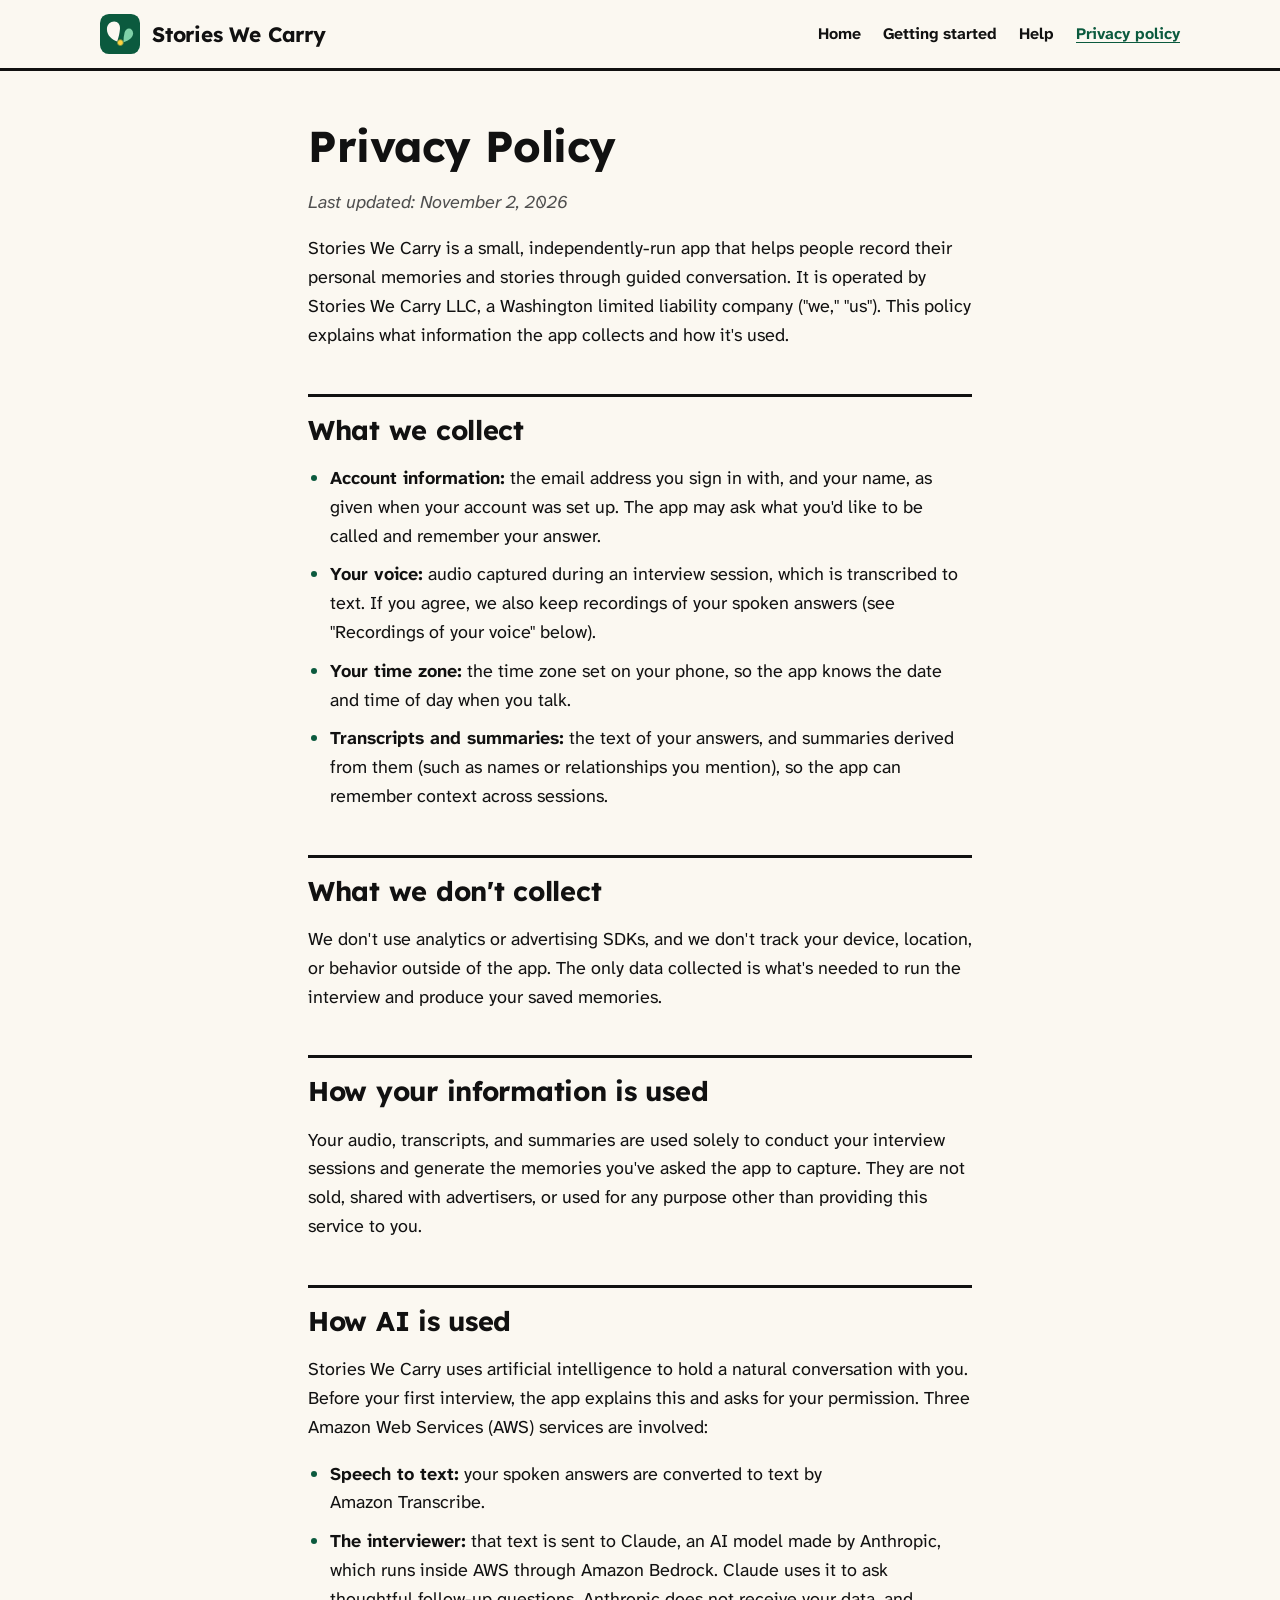
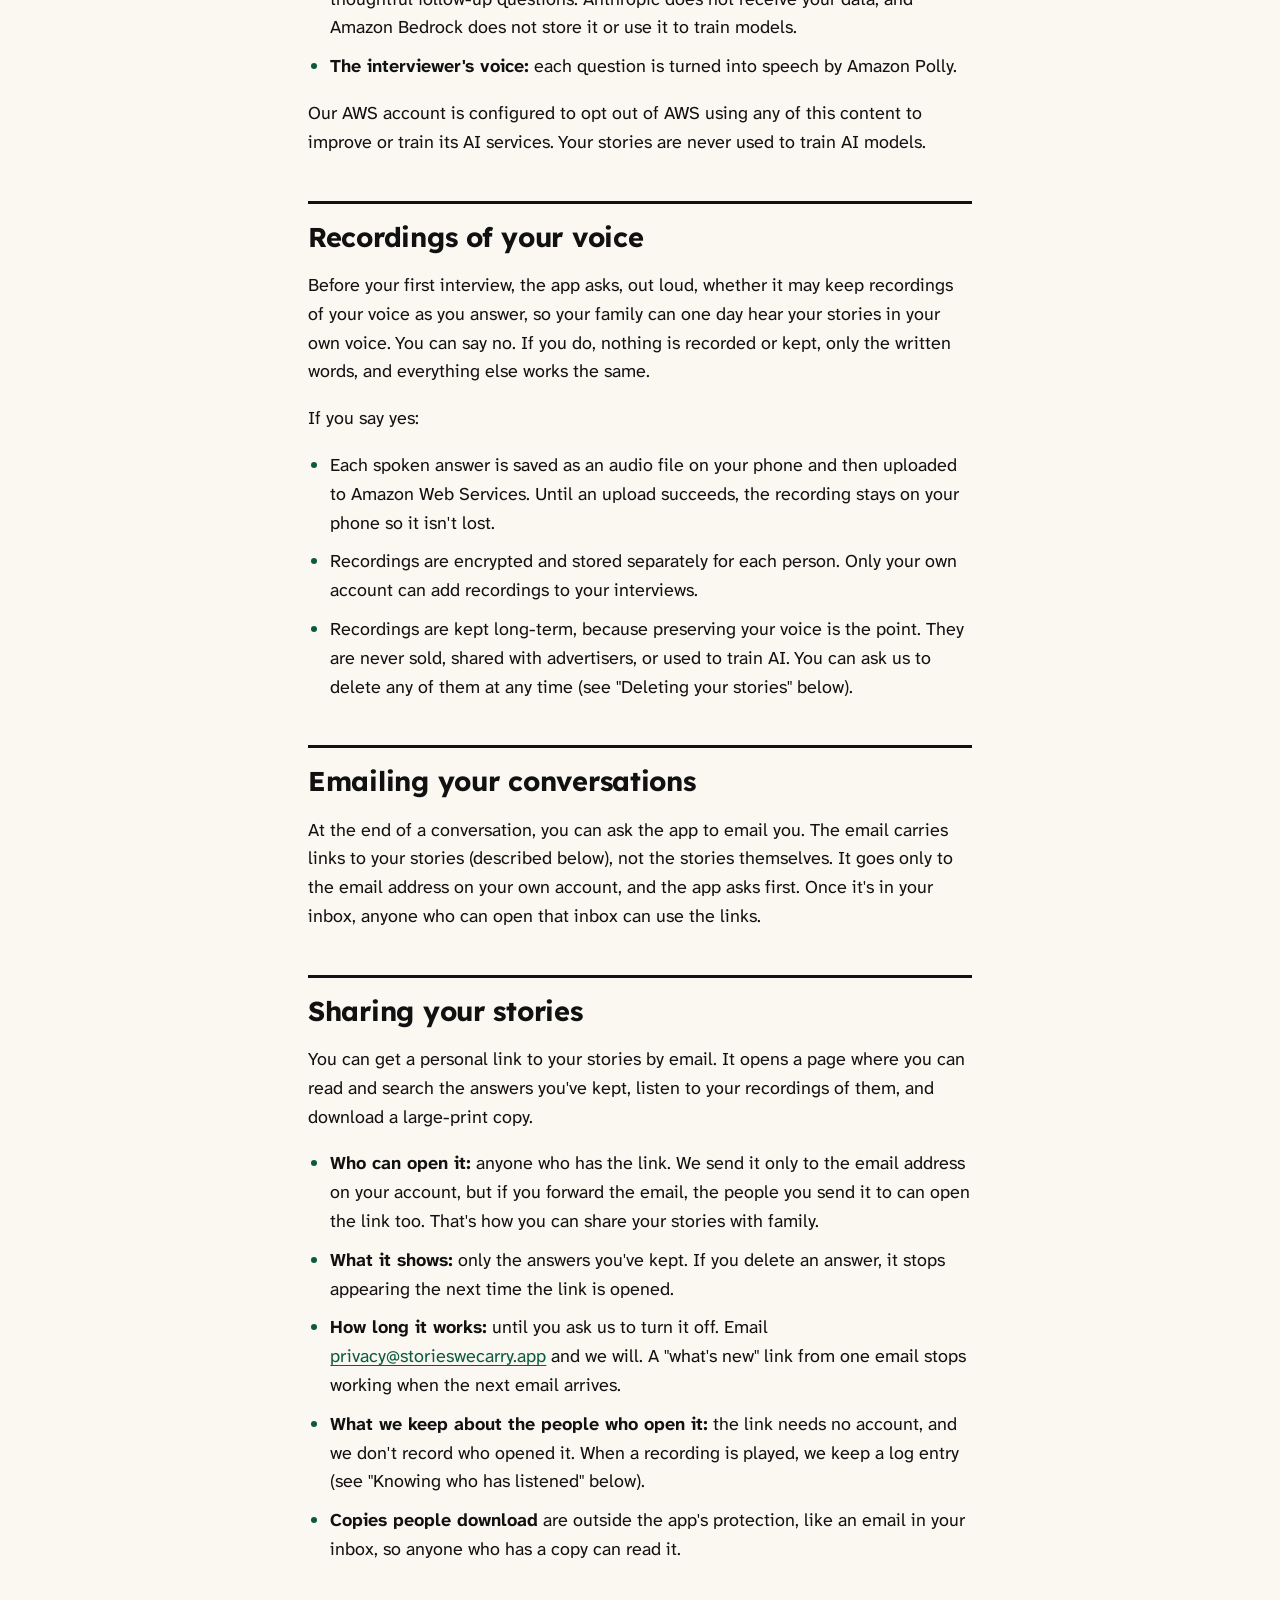
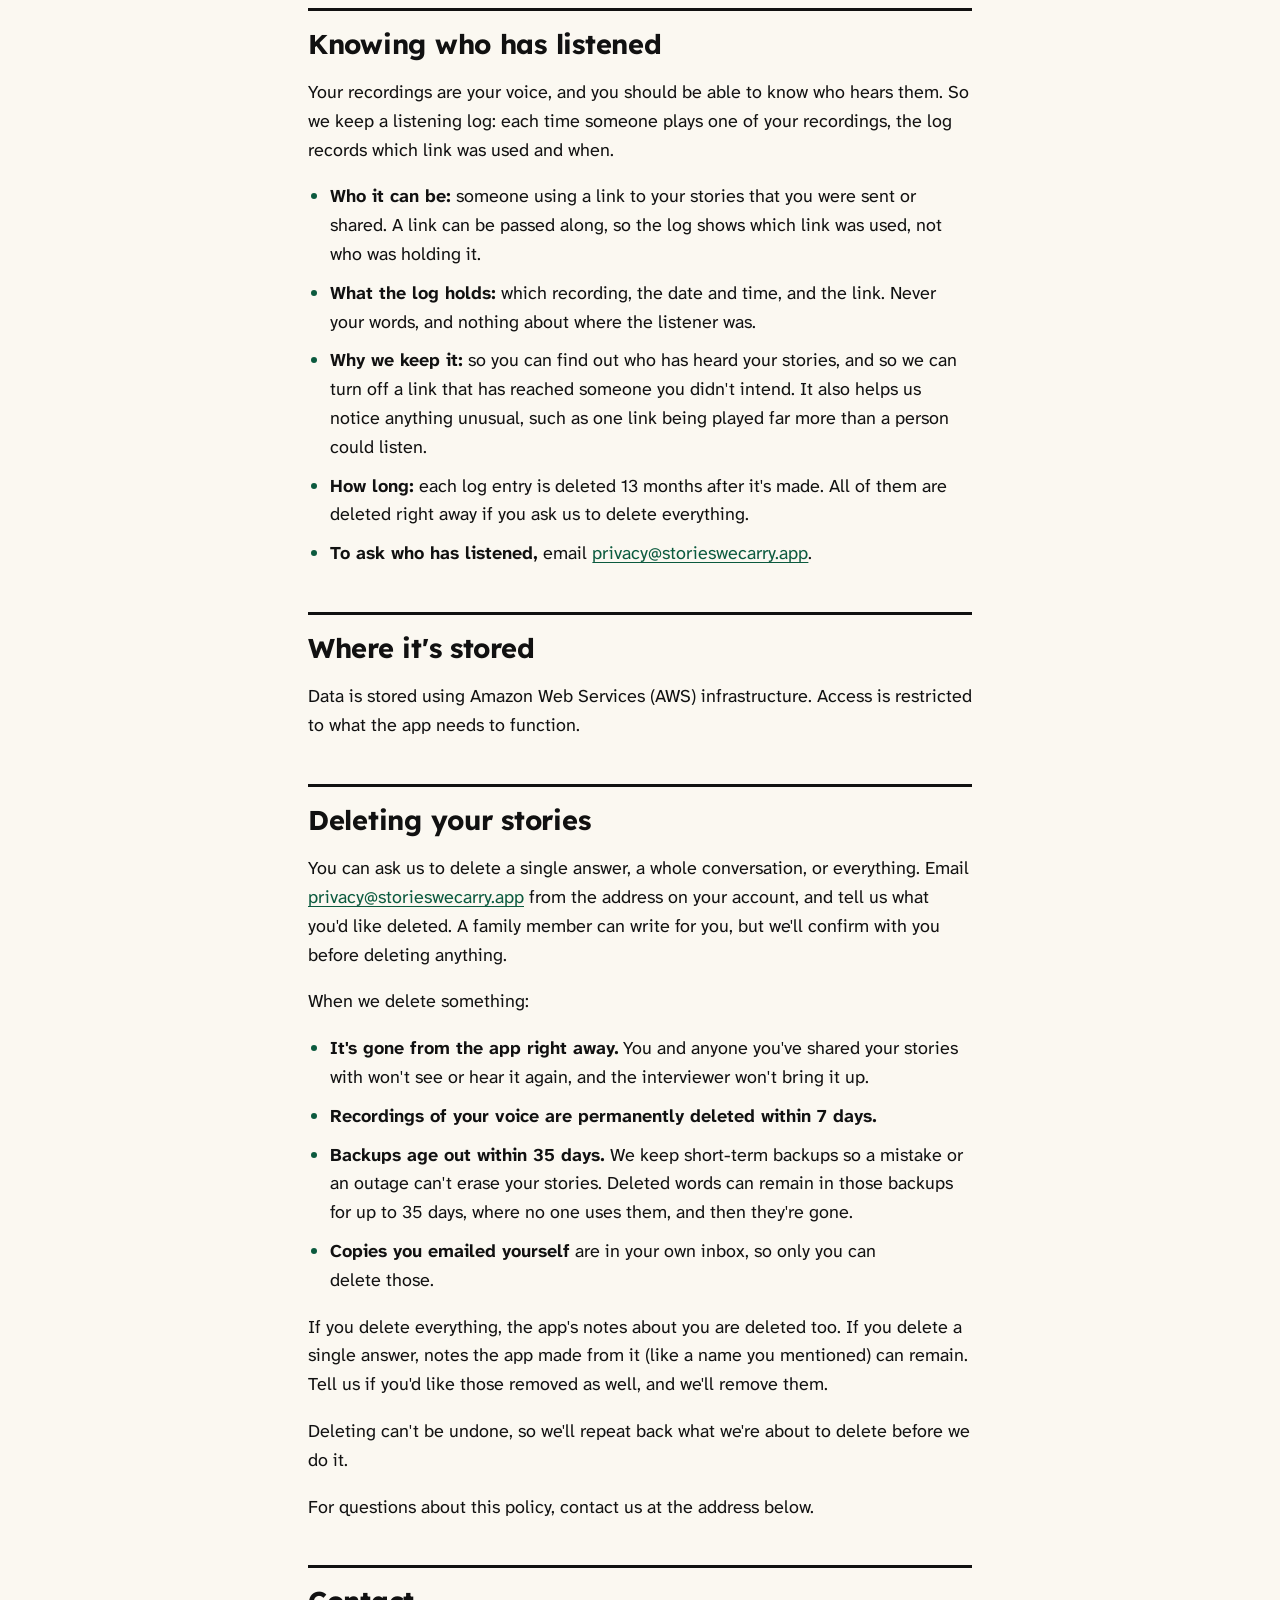
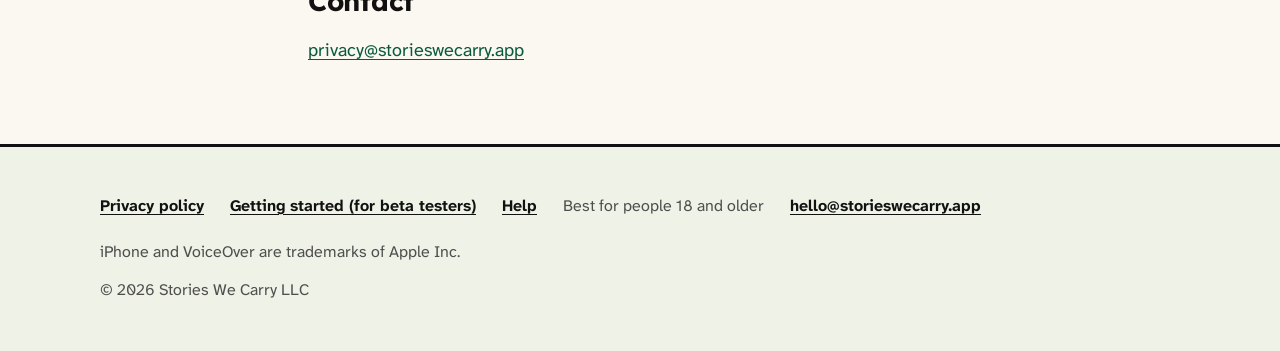
<file: privacy/index.html>
<!DOCTYPE html>
<html lang="en">
<head>
<meta charset="UTF-8">
<title>Privacy Policy · Stories We Carry</title>
<meta name="viewport" content="width=device-width, initial-scale=1">
<link rel="icon" href="/assets/mark-32.png" type="image/png" sizes="32x32">
<link rel="icon" href="/assets/favicon.svg" type="image/svg+xml">
<link rel="apple-touch-icon" href="/assets/apple-touch-icon.png">
<link rel="preconnect" href="https://fonts.googleapis.com">
<link rel="preconnect" href="https://fonts.gstatic.com" crossorigin>
<link rel="stylesheet" href="https://fonts.googleapis.com/css2?family=Atkinson+Hyperlegible+Next:ital,wght@0,400;0,700;1,400&family=Lexend:wght@700&display=swap">
<link rel="stylesheet" href="/assets/site.css">
<meta name="theme-color" content="#FBF8F1" media="(prefers-color-scheme: light)">
<meta name="theme-color" content="#121412" media="(prefers-color-scheme: dark)">
</head>
<body>
<a class="skip" href="#main">Skip to main content</a>
<div class="dark slim">
  <header class="top">
    <div class="shell">
      <a class="wordmark" href="https://storieswecarry.app/">
        <picture><source srcset="/assets/mark-dark.svg" media="(prefers-color-scheme: dark)"><img src="/assets/mark.svg" alt="" width="40" height="40"></picture>
        Stories We Carry
      </a>
      <nav aria-label="Site">
        <ul>
          <li><a href="https://storieswecarry.app/">Home</a></li>
          <li><a href="https://storieswecarry.app/start/">Getting started</a></li>
          <li><a href="https://storieswecarry.app/help/">Help</a></li>
          <li><a class="privacy" href="https://storieswecarry.app/privacy/">Privacy policy</a></li>
        </ul>
      </nav>
    </div>
  </header>
</div>
<main id="main" class="doc">


<h1>Privacy Policy</h1>
<p class="sub">Last updated: November 2, 2026</p>

<p>Stories We Carry is a small, independently-run app that helps people record their personal
memories and stories through guided conversation. It is operated by Stories We Carry
LLC, a Washington limited liability company ("we," "us"). This policy explains what
information the app collects and how it's used.</p>

<h2>What we collect</h2>
<ul>
  <li><strong>Account information:</strong> the email address you sign in with, and
  your name, as given when your account was set up. The app may ask what you'd like to
  be called and remember your answer.</li>
  <li><strong>Your voice:</strong> audio captured during an interview session, which is
  transcribed to text. If you agree, we also keep recordings of your spoken answers
  (see "Recordings of your voice" below).</li>
  <li><strong>Your time zone:</strong> the time zone set on your phone, so the
  app knows the date and time of day when you talk.</li>
  <li><strong>Transcripts and summaries:</strong> the text of your answers, and
  summaries derived from them (such as names or relationships you mention), so the
  app can remember context across sessions.</li>
</ul>

<h2>What we don't collect</h2>
<p>We don't use analytics or advertising SDKs, and we don't track your device,
location, or behavior outside of the app. The only data collected is what's needed
to run the interview and produce your saved memories.</p>

<h2>How your information is used</h2>
<p>Your audio, transcripts, and summaries are used solely to conduct your interview
sessions and generate the memories you've asked the app to capture. They are not
sold, shared with advertisers, or used for any purpose other than providing this
service to you.</p>

<h2>How AI is used</h2>
<p>Stories We Carry uses artificial intelligence to hold a natural conversation with
you. Before your first interview, the app explains this and asks for your permission.
Three Amazon Web Services (AWS) services are involved:</p>
<ul>
  <li><strong>Speech to text:</strong> your spoken answers are converted to text by
  Amazon Transcribe.</li>
  <li><strong>The interviewer:</strong> that text is sent to Claude, an AI model made
  by Anthropic, which runs inside AWS through Amazon Bedrock. Claude uses it to ask
  thoughtful follow-up questions. Anthropic does not receive your data, and Amazon
  Bedrock does not store it or use it to train models.</li>
  <li><strong>The interviewer's voice:</strong> each question is turned into speech
  by Amazon Polly.</li>
</ul>
<p>Our AWS account is configured to opt out of AWS using any of this content to
improve or train its AI services. Your stories are never used to train AI models.</p>

<h2>Recordings of your voice</h2>
<p>Before your first interview, the app asks, out loud, whether it may keep
recordings of your voice as you answer, so your family can one day hear your stories
in your own voice. You can say no. If you do, nothing is recorded or kept, only the
written words, and everything else works the same.</p>
<p>If you say yes:</p>
<ul>
  <li>Each spoken answer is saved as an audio file on your phone and then uploaded
  to Amazon Web Services. Until an upload succeeds, the recording stays on your
  phone so it isn't lost.</li>
  <li>Recordings are encrypted and stored separately for each person. Only your own
  account can add recordings to your interviews.</li>
  <li>Recordings are kept long-term, because preserving your voice is the point.
  They are never sold, shared with advertisers, or used to train AI. You can
  ask us to delete any of them at any time (see "Deleting your stories" below).</li>
</ul>

<h2>Emailing your conversations</h2>
<p>At the end of a conversation, you can ask the app to email you. The email carries
links to your stories (described below), not the stories themselves. It goes only to the
email address on your own account, and the app asks first. Once it's in your inbox,
anyone who can open that inbox can use the links.</p>

<h2>Sharing your stories</h2>
<p>You can get a personal link to your stories by email. It opens a page where you can
read and search the answers you've kept, listen to your recordings of them, and download
a large-print copy.</p>
<ul>
  <li><strong>Who can open it:</strong> anyone who has the link. We send it only to the
  email address on your account, but if you forward the email, the people you send it to
  can open the link too. That's how you can share your stories with family.</li>
  <li><strong>What it shows:</strong> only the answers you've kept. If you delete an
  answer, it stops appearing the next time the link is opened.</li>
  <li><strong>How long it works:</strong> until you ask us to turn it off. Email
  <a href="mailto:privacy@storieswecarry.app">privacy@storieswecarry.app</a> and we will.
  A "what's new" link from one email stops working when the next email arrives.</li>
  <li><strong>What we keep about the people who open it:</strong> the link needs no
  account, and we don't record who opened it. When a recording is played, we keep a log
  entry (see "Knowing who has listened" below).</li>
  <li><strong>Copies people download</strong> are outside the app's protection, like an
  email in your inbox, so anyone who has a copy can read it.</li>
</ul>

<h2>Knowing who has listened</h2>
<p>Your recordings are your voice, and you should be able to know who hears them. So we
keep a listening log: each time someone plays one of your recordings, the log records
which link was used and when.</p>
<ul>
  <li><strong>Who it can be:</strong> someone using a link to your stories that you were
  sent or shared. A link can be passed along, so the log shows which link was used, not
  who was holding it.</li>
  <li><strong>What the log holds:</strong> which recording, the date and time, and the link.
  Never your words, and nothing about where the listener was.</li>
  <li><strong>Why we keep it:</strong> so you can find out who has heard your stories, and so
  we can turn off a link that has reached someone you didn't intend. It also helps us
  notice anything unusual, such as one link being played far more than a person could
  listen.</li>
  <li><strong>How long:</strong> each log entry is deleted 13 months after it's made. All of
  them are deleted right away if you ask us to delete everything.</li>
  <li><strong>To ask who has listened,</strong> email
  <a href="mailto:privacy@storieswecarry.app">privacy@storieswecarry.app</a>.</li>
</ul>

<h2>Where it's stored</h2>
<p>Data is stored using Amazon Web Services (AWS) infrastructure. Access is
restricted to what the app needs to function.</p>

<h2>Deleting your stories</h2>
<p>You can ask us to delete a single answer, a whole conversation, or everything.
Email <a href="mailto:privacy@storieswecarry.app">privacy@storieswecarry.app</a> from
the address on your account, and tell us what you'd like deleted. A family member can
write for you, but we'll confirm with you before deleting anything.</p>
<p>When we delete something:</p>
<ul>
  <li><strong>It's gone from the app right away.</strong> You and anyone you've shared
  your stories with won't see or hear it again, and the interviewer won't bring it up.</li>
  <li><strong>Recordings of your voice are permanently deleted within 7 days.</strong></li>
  <li><strong>Backups age out within 35 days.</strong> We keep short-term backups so a
  mistake or an outage can't erase your stories. Deleted words can remain in those
  backups for up to 35 days, where no one uses them, and then they're gone.</li>
  <li><strong>Copies you emailed yourself</strong> are in your own inbox, so only you
  can delete those.</li>
</ul>
<p>If you delete everything, the app's notes about you are deleted too. If you delete a
single answer, notes the app made from it (like a name you mentioned) can remain. Tell
us if you'd like those removed as well, and we'll remove them.</p>
<p>Deleting can't be undone, so we'll repeat back what we're about to delete before we
do it.</p>
<p>For questions about this policy, contact us at the address below.</p>

<h2>Contact</h2>
<p><a href="mailto:privacy@storieswecarry.app">privacy@storieswecarry.app</a></p>

</main>
<footer class="site">
  <div class="shell">
    <ul>
      <li><a href="https://storieswecarry.app/privacy/">Privacy policy</a></li>
      <li><a href="https://storieswecarry.app/start/">Getting started (for beta testers)</a></li>
      <li><a href="https://storieswecarry.app/help/">Help</a></li>
      <li>Best for people 18 and older</li>
      <li><a href="mailto:hello@storieswecarry.app">hello@storieswecarry.app</a></li>
    </ul>
    <p>iPhone and VoiceOver are trademarks of Apple Inc.</p>
    <p>© 2026 Stories We Carry LLC</p>
  </div>
</footer>
</body>
</html>
</file>
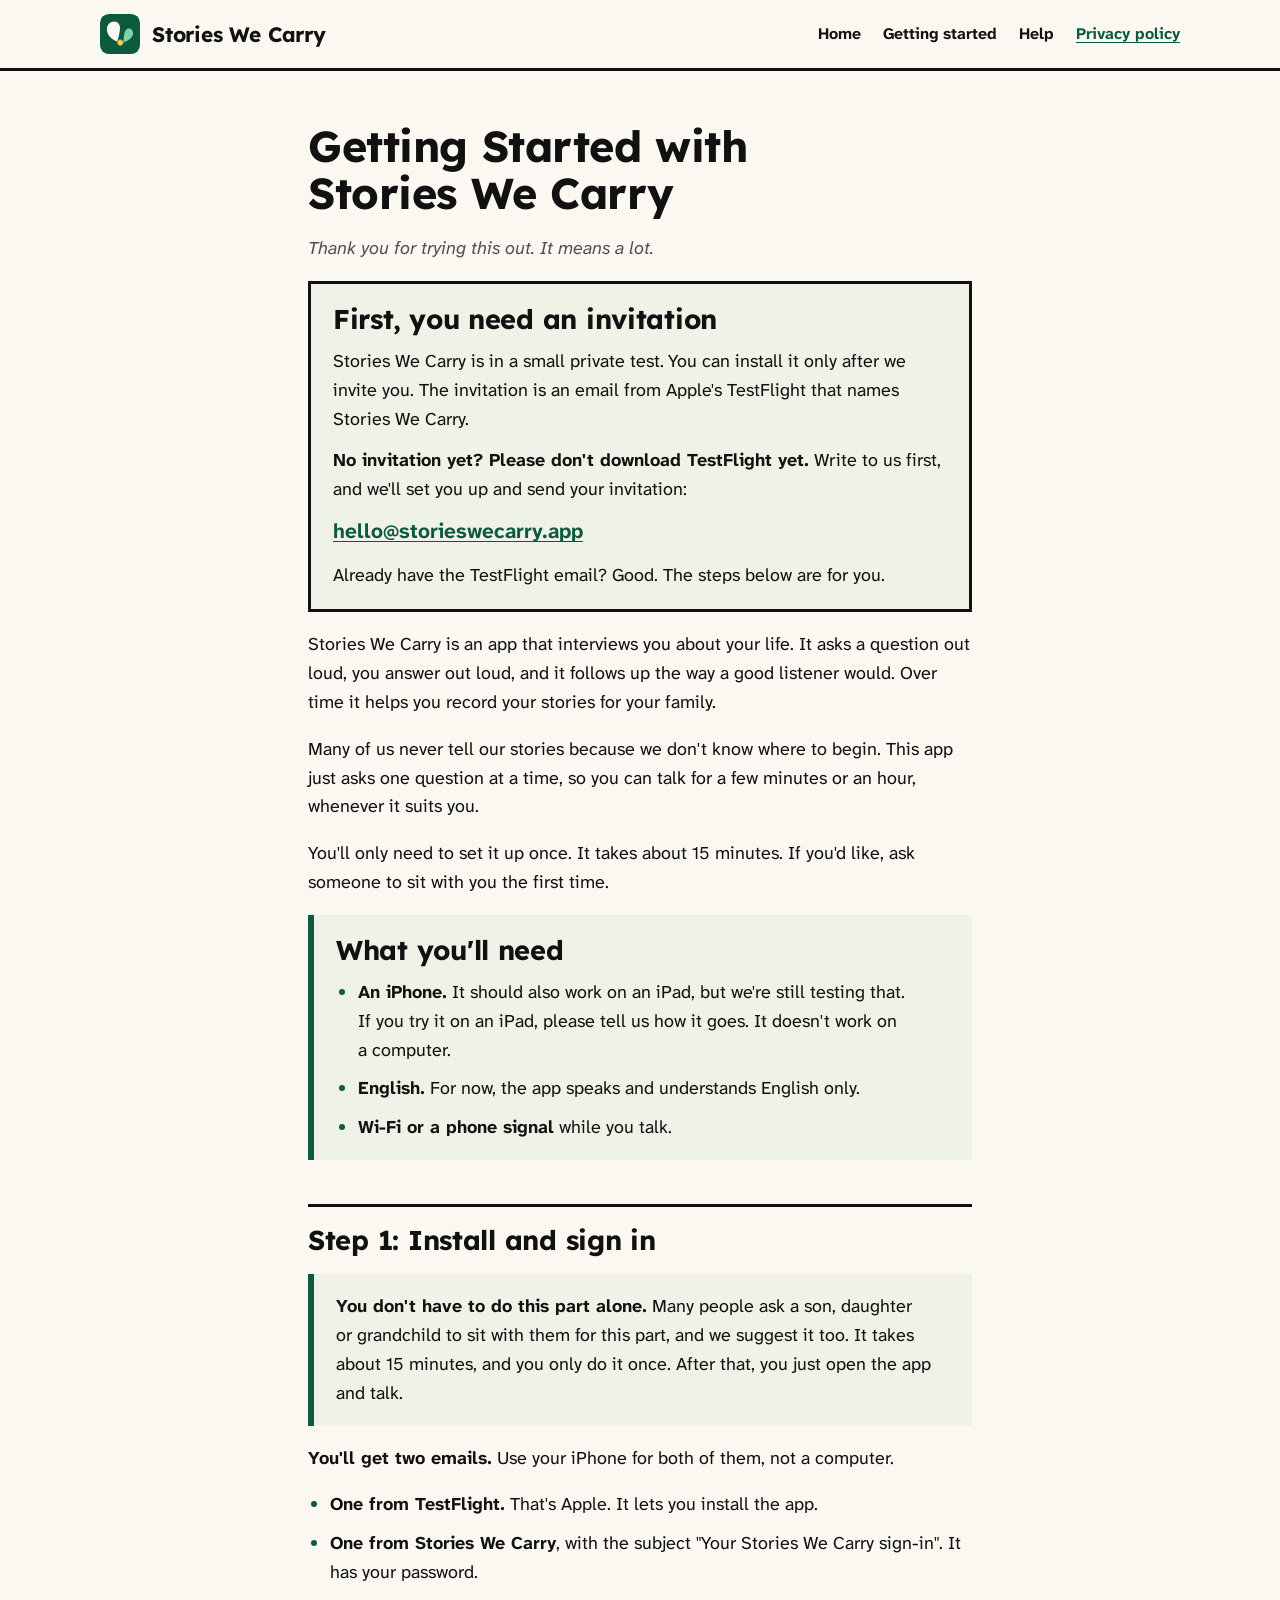
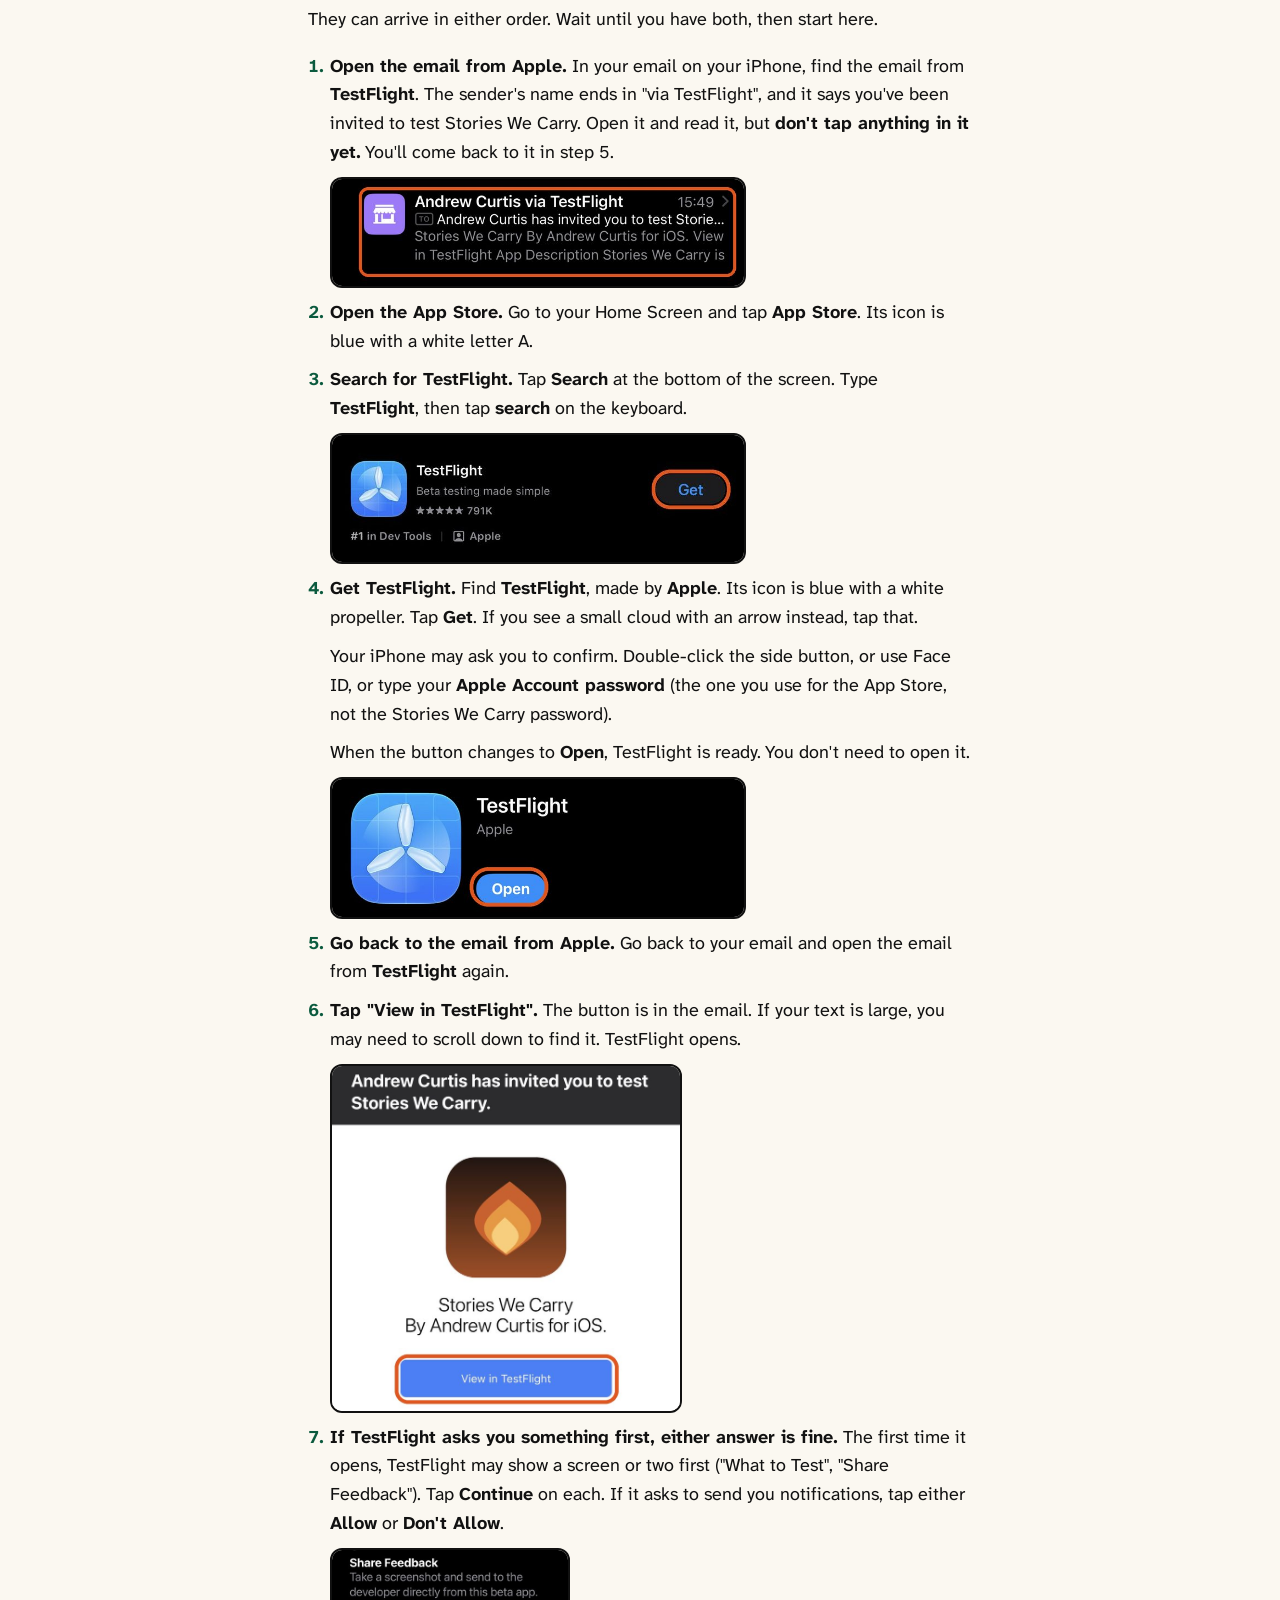
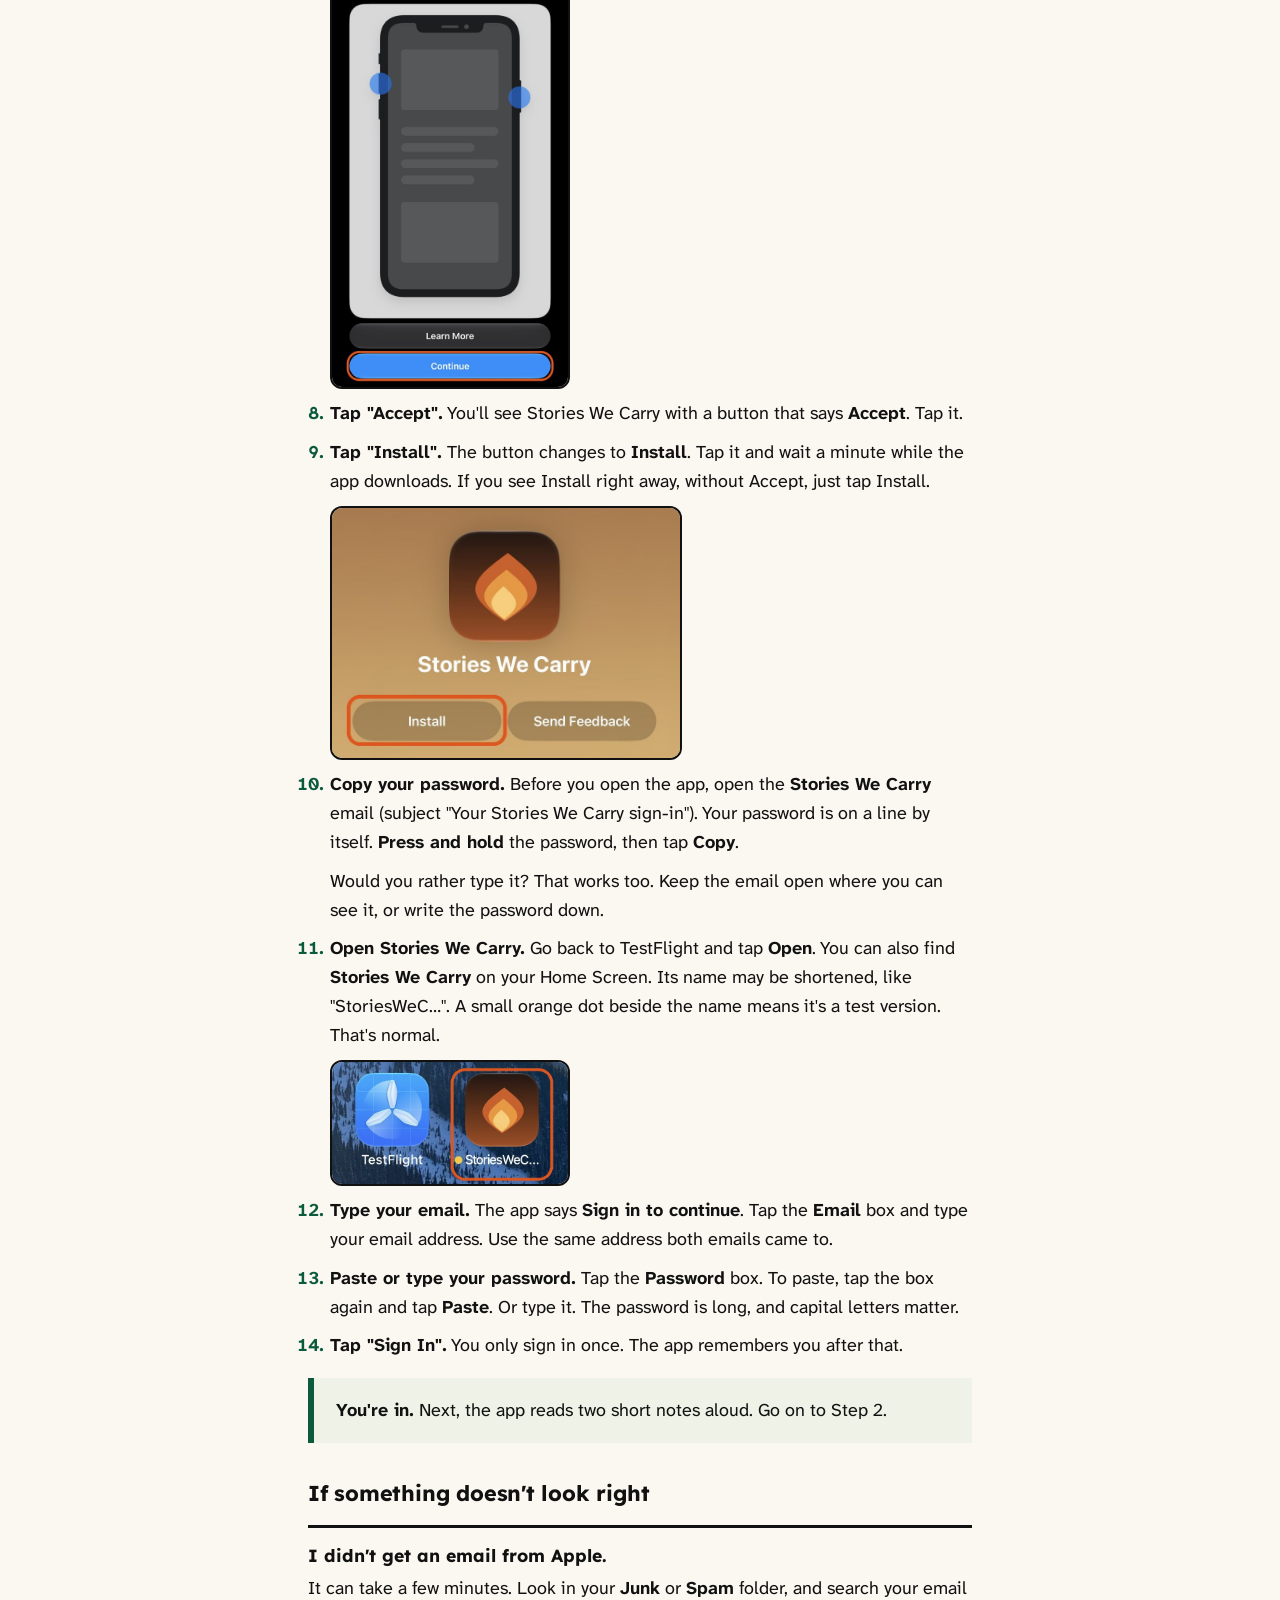
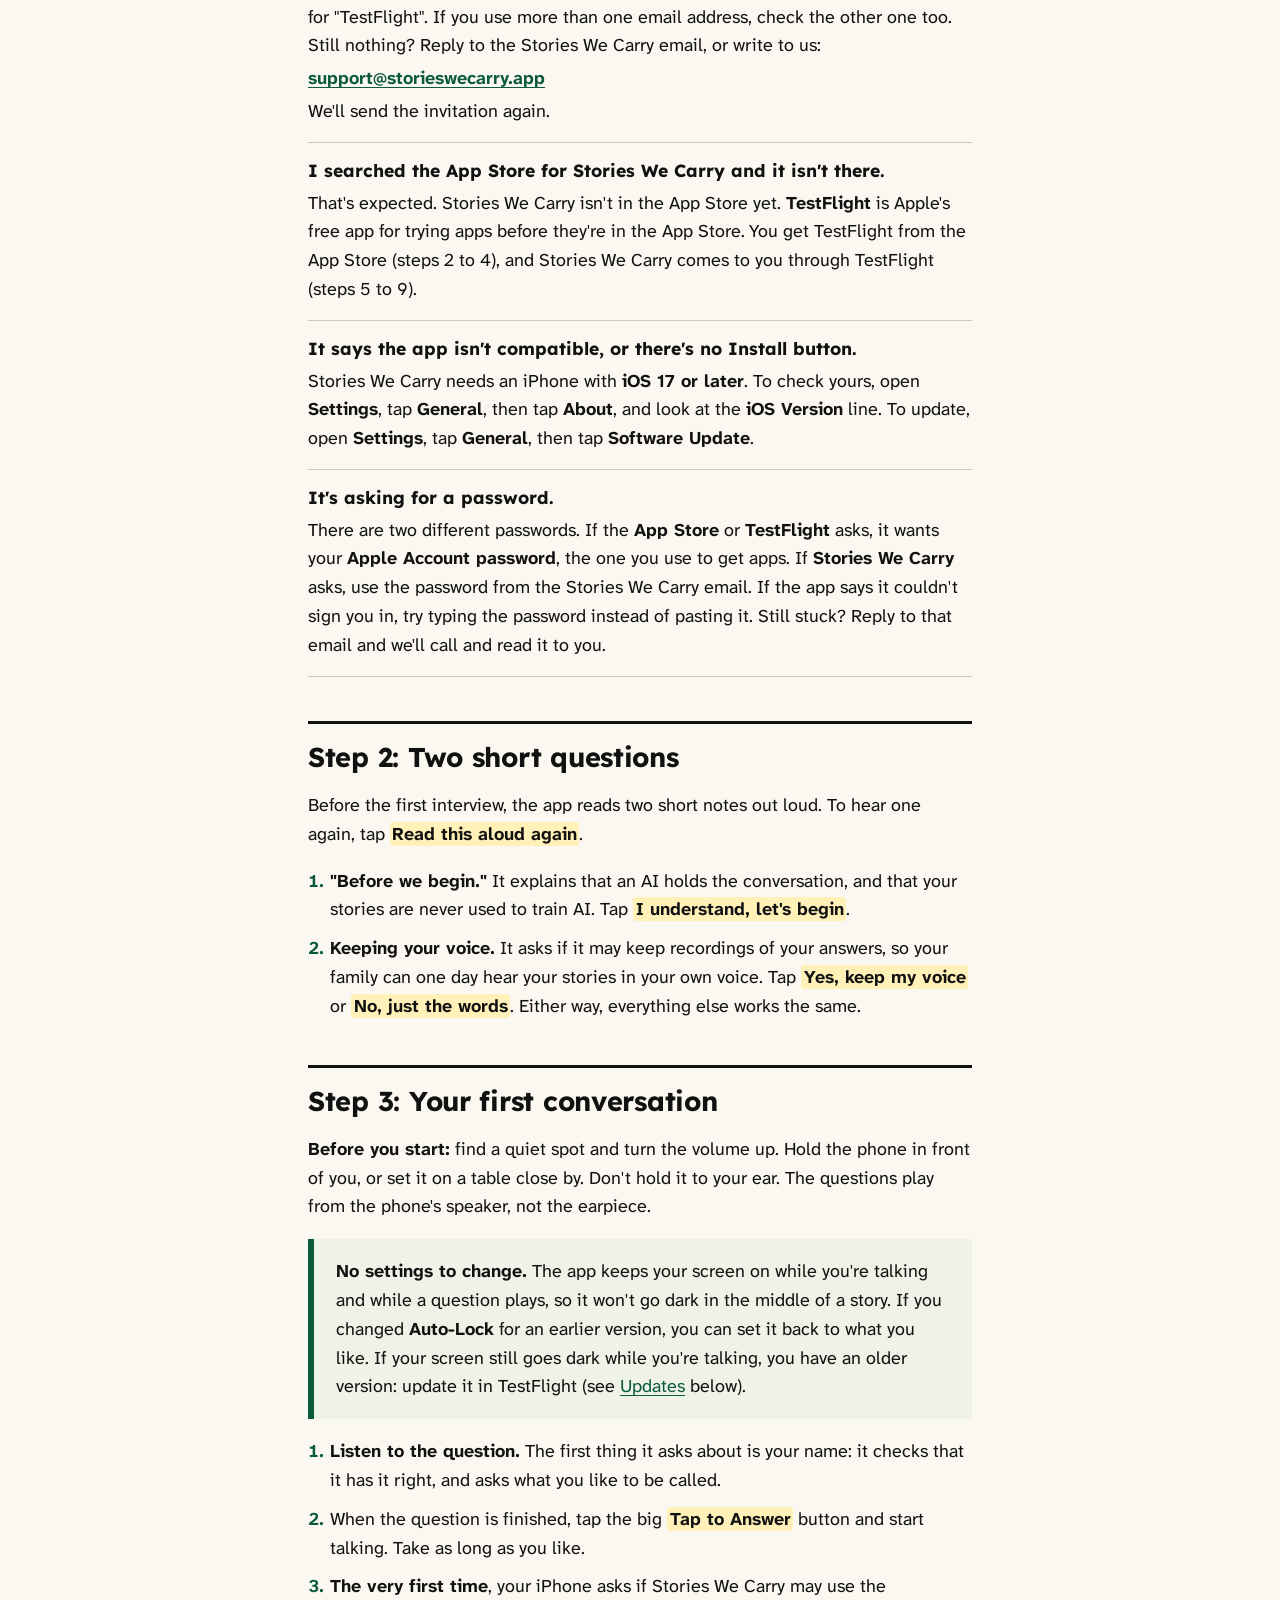
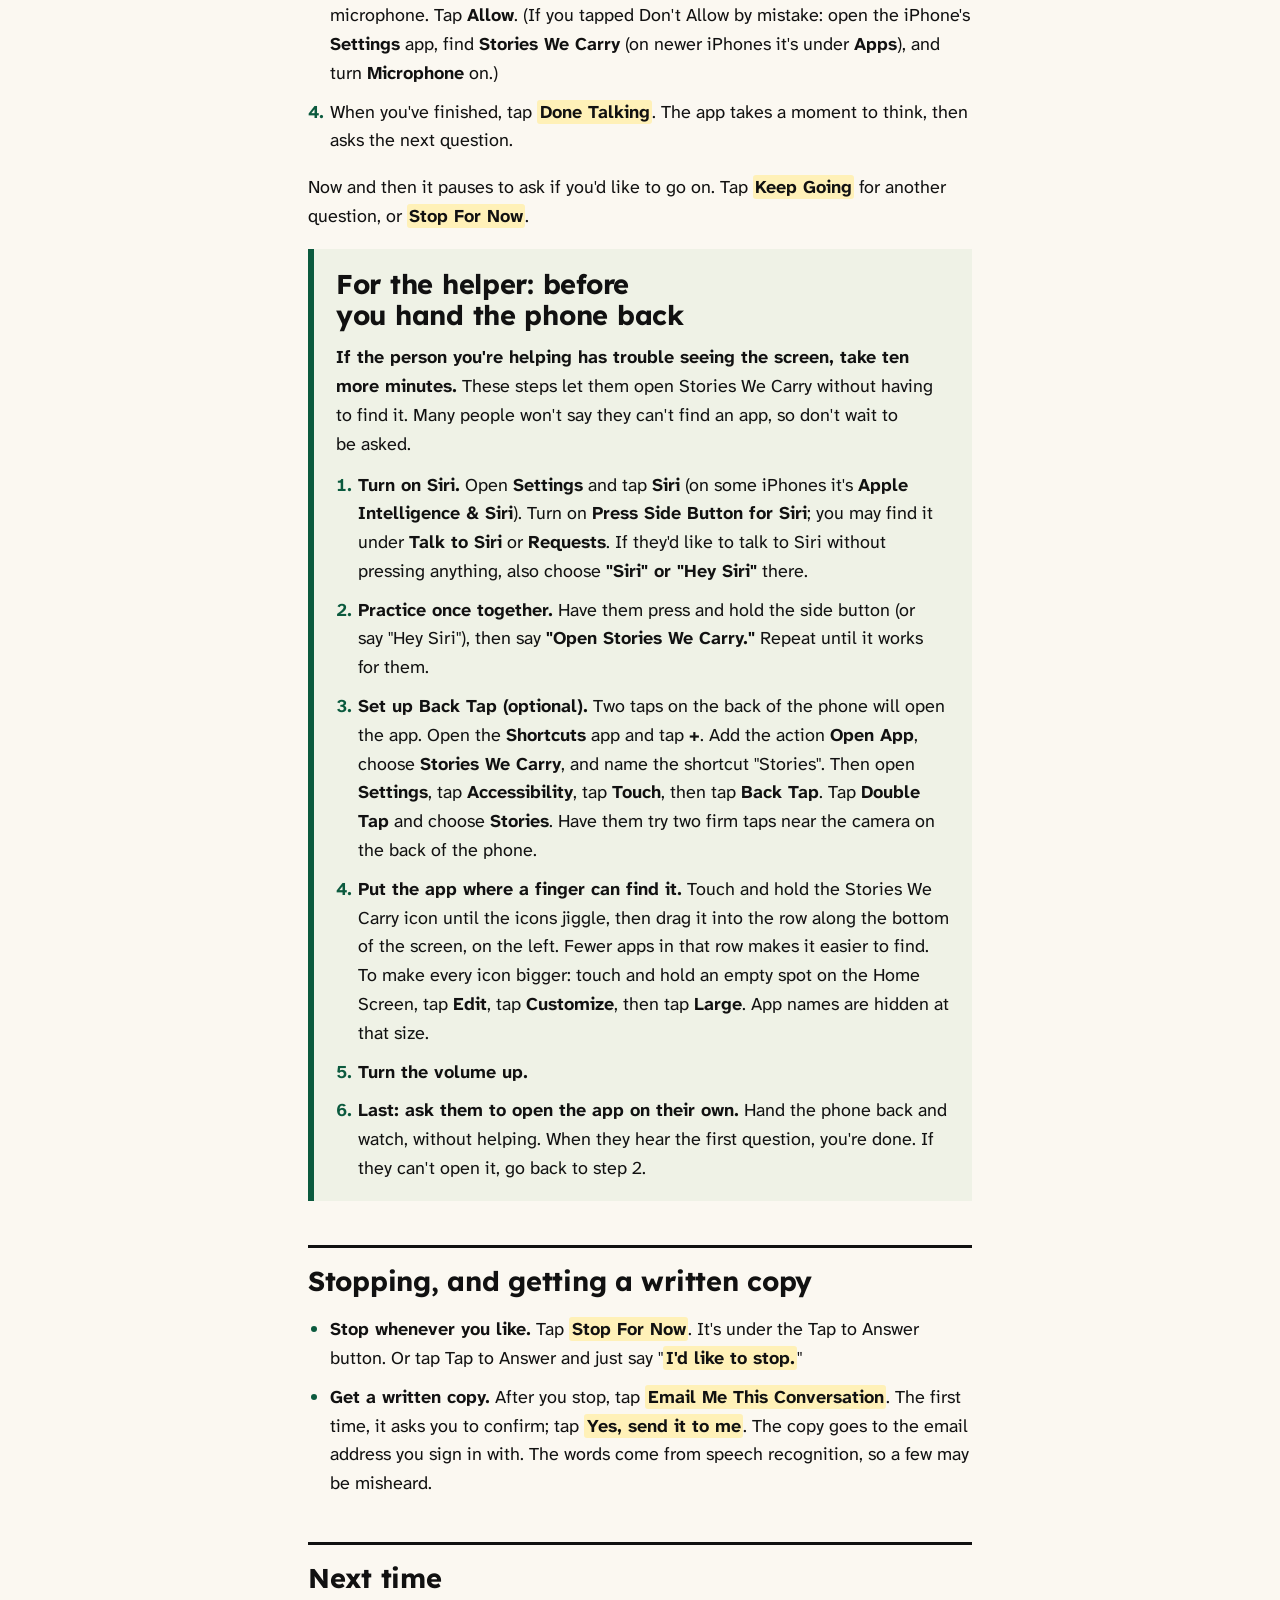
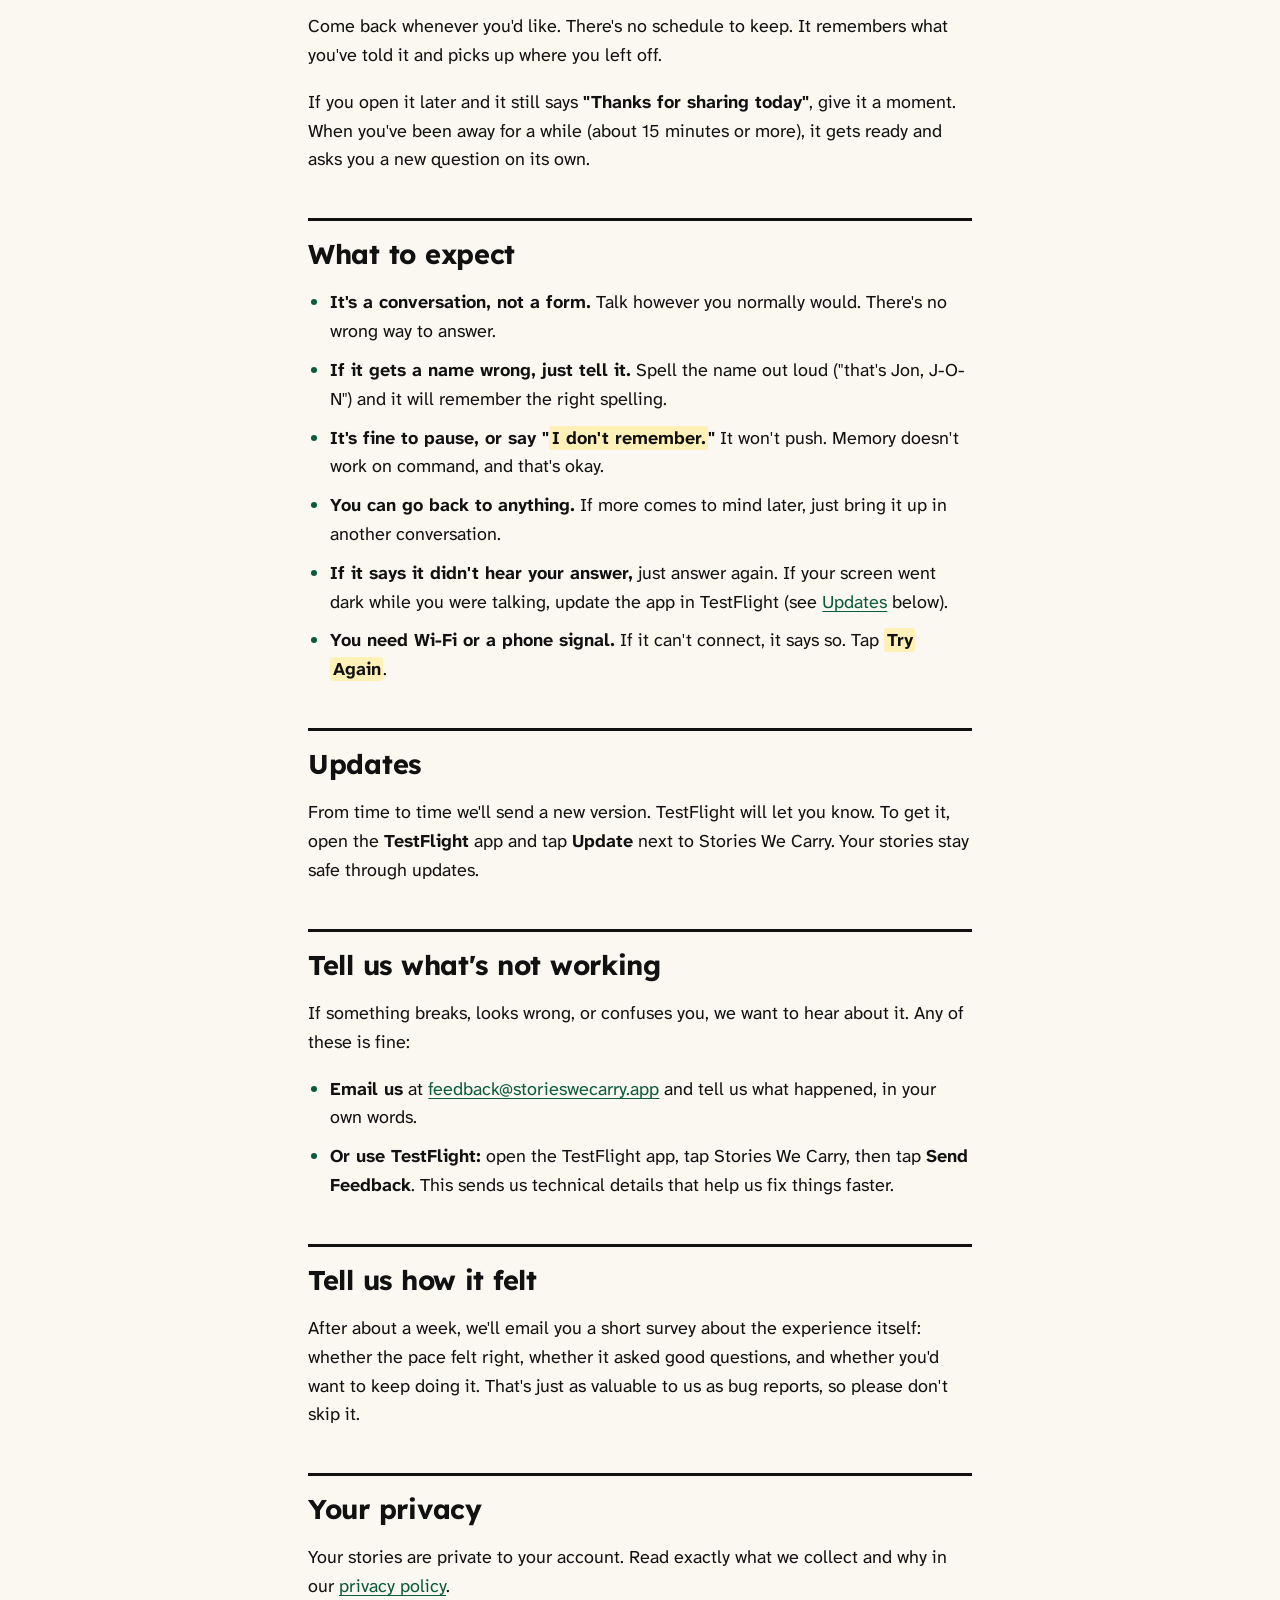
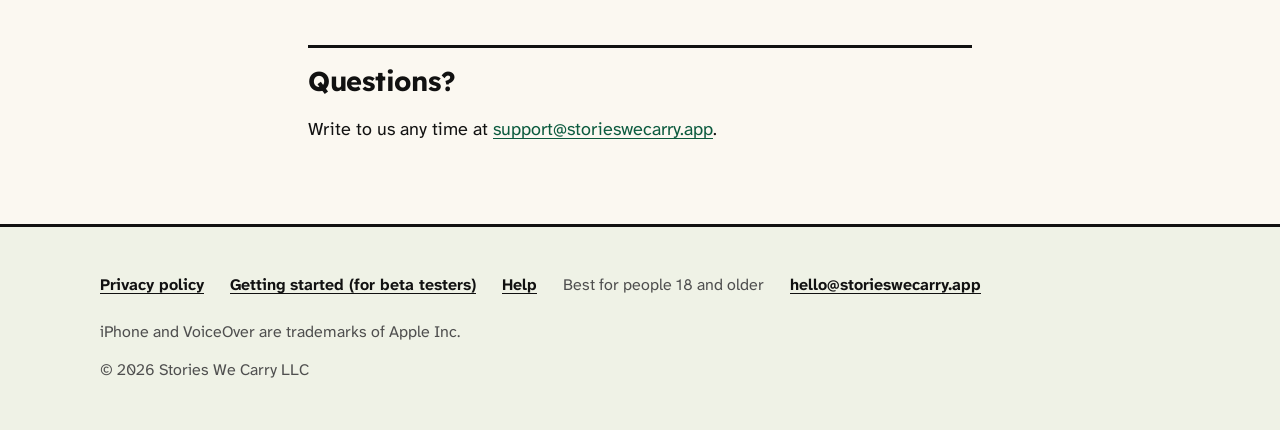
<file: start/index.html>
<!DOCTYPE html>
<html lang="en">
<head>
<meta charset="UTF-8">
<title>Getting Started · Stories We Carry</title>
<meta name="viewport" content="width=device-width, initial-scale=1">
<link rel="icon" href="/assets/mark-32.png" type="image/png" sizes="32x32">
<link rel="icon" href="/assets/favicon.svg" type="image/svg+xml">
<link rel="apple-touch-icon" href="/assets/apple-touch-icon.png">
<link rel="preconnect" href="https://fonts.googleapis.com">
<link rel="preconnect" href="https://fonts.gstatic.com" crossorigin>
<link rel="stylesheet" href="https://fonts.googleapis.com/css2?family=Atkinson+Hyperlegible+Next:ital,wght@0,400;0,700;1,400&family=Lexend:wght@700&display=swap">
<link rel="stylesheet" href="/assets/site.css">
<meta name="theme-color" content="#FBF8F1" media="(prefers-color-scheme: light)">
<meta name="theme-color" content="#121412" media="(prefers-color-scheme: dark)">
</head>
<body>
<a class="skip" href="#main">Skip to main content</a>
<div class="dark slim">
  <header class="top">
    <div class="shell">
      <a class="wordmark" href="https://storieswecarry.app/">
        <picture><source srcset="/assets/mark-dark.svg" media="(prefers-color-scheme: dark)"><img src="/assets/mark.svg" alt="" width="40" height="40"></picture>
        Stories We Carry
      </a>
      <nav aria-label="Site">
        <ul>
          <li><a href="https://storieswecarry.app/">Home</a></li>
          <li><a href="https://storieswecarry.app/start/">Getting started</a></li>
          <li><a href="https://storieswecarry.app/help/">Help</a></li>
          <li><a class="privacy" href="https://storieswecarry.app/privacy/">Privacy policy</a></li>
        </ul>
      </nav>
    </div>
  </header>
</div>
<main id="main" class="doc">


<h1>Getting Started with Stories We Carry</h1>
<p class="sub">Thank you for trying this out. It means a lot.</p>

<section class="stop" aria-labelledby="invite-first">
  <h2 id="invite-first">First, you need an invitation</h2>
  <p>Stories We Carry is in a small private test. You can install it only after
  we invite you. The invitation is an email from Apple's TestFlight that names
  Stories We Carry.</p>
  <p><strong>No invitation yet? Please don't download TestFlight yet.</strong>
  Write to us first, and we'll set you up and send your invitation:</p>
  <p class="stop-addr"><a href="mailto:hello@storieswecarry.app">hello@storieswecarry.app</a></p>
  <p>Already have the TestFlight email? Good. The steps below are for you.</p>
</section>

<p>Stories We Carry is an app that interviews you about your life. It asks a
question out loud, you answer out loud, and it follows up the way a good
listener would. Over time it helps you record your stories for your family.</p>

<p>Many of us never tell our stories because we don't know where to begin.
This app just asks one question at a time, so you can talk for a few minutes
or an hour, whenever it suits you.</p>

<p>You'll only need to set it up once. It takes about 15 minutes. If you'd
like, ask someone to sit with you the first time.</p>

<div class="box">
<h2>What you'll need</h2>
<ul>
  <li><strong>An iPhone.</strong> It should also work on an iPad, but we're
  still testing that. If you try it on an iPad, please tell us how it goes.
  It doesn't work on a computer.</li>
  <li><strong>English.</strong> For now, the app speaks and understands
  English only.</li>
  <li><strong>Wi-Fi or a phone signal</strong> while you talk.</li>
</ul>
</div>

<h2 id="install">Step 1: Install and sign in</h2>
<div class="box">
<p><strong>You don't have to do this part alone.</strong> Many people ask a son,
daughter or grandchild to sit with them for this part, and we suggest it too. It
takes about 15 minutes, and you only do it once. After that, you just open the app
and talk.</p>
</div>

<p><strong>You'll get two emails.</strong> Use your iPhone for both of them, not a
computer.</p>
<ul>
  <li><strong>One from TestFlight.</strong> That's Apple. It lets you install the
  app.</li>
  <li><strong>One from Stories We Carry</strong>, with the subject "Your Stories We
  Carry sign-in". It has your password.</li>
</ul>
<p>They can arrive in either order. Wait until you have both, then start here.</p>

<ol class="steps">
  <li><p><strong>Open the email from Apple.</strong> In your email on your iPhone,
  find the email from <strong>TestFlight</strong>. The sender's name ends in "via
  TestFlight", and it says you've been invited to test Stories We Carry. Open it and
  read it, but <strong>don't tap anything in it yet.</strong> You'll come back to it
  in step 5.</p>
  <img class="shot wide" src="img/step1-mail.jpg" alt="An email inbox. The email is from the developer via TestFlight, inviting you to test Stories We Carry." loading="lazy"></li>

  <li><p><strong>Open the App Store.</strong> Go to your Home Screen and tap
  <strong>App Store</strong>. Its icon is blue with a white letter A.</p></li>

  <li><p><strong>Search for TestFlight.</strong> Tap <strong>Search</strong> at the
  bottom of the screen. Type <strong>TestFlight</strong>, then tap
  <strong>search</strong> on the keyboard.</p>
  <img class="shot wide" src="img/step3-get-testflight.jpg" alt="App Store search results. TestFlight, made by Apple, with a Get button." loading="lazy"></li>

  <li><p><strong>Get TestFlight.</strong> Find <strong>TestFlight</strong>, made by
  <strong>Apple</strong>. Its icon is blue with a white propeller. Tap
  <strong>Get</strong>. If you see a small cloud with an arrow instead, tap that.</p>
  <p>Your iPhone may ask you to confirm. Double-click the side button, or use Face
  ID, or type your <strong>Apple Account password</strong> (the one you use for the
  App Store, not the Stories We Carry password).</p>
  <p>When the button changes to <strong>Open</strong>, TestFlight is ready. You
  don't need to open it.</p>
  <img class="shot wide" src="img/step4-open.jpg" alt="The App Store page for TestFlight, now showing an Open button." loading="lazy"></li>

  <li><p><strong>Go back to the email from Apple.</strong> Go back to your email and
  open the email from <strong>TestFlight</strong> again.</p></li>

  <li><p><strong>Tap "View in TestFlight".</strong> The button is in the email. If
  your text is large, you may need to scroll down to find it. TestFlight opens.</p>
  <img class="shot" src="img/step6-view-in-testflight.jpg" alt="The email from TestFlight. A blue button says View in TestFlight." loading="lazy"></li>

  <li><p><strong>If TestFlight asks you something first, either answer is
  fine.</strong> The first time it opens, TestFlight may show a screen or two first
  ("What to Test", "Share Feedback"). Tap <strong>Continue</strong> on each. If it
  asks to send you notifications, tap either <strong>Allow</strong> or
  <strong>Don't Allow</strong>.</p>
  <img class="shot narrow" src="img/step7-continue.jpg" alt="A TestFlight screen titled Share Feedback, with a blue Continue button at the bottom." loading="lazy"></li>

  <li><p><strong>Tap "Accept".</strong> You'll see Stories We Carry with a button
  that says <strong>Accept</strong>. Tap it.</p></li>

  <li><p><strong>Tap "Install".</strong> The button changes to
  <strong>Install</strong>. Tap it and wait a minute while the app downloads. If you
  see Install right away, without Accept, just tap Install.</p>
  <img class="shot" src="img/step9-install.jpg" alt="TestFlight shows Stories We Carry with an Install button." loading="lazy"></li>

  <li><p><strong>Copy your password.</strong> Before you open the app, open the
  <strong>Stories We Carry</strong> email (subject "Your Stories We Carry sign-in").
  Your password is on a line by itself. <strong>Press and hold</strong> the
  password, then tap <strong>Copy</strong>.</p>
  <p>Would you rather type it? That works too. Keep the email open where you can see
  it, or write the password down.</p></li>

  <li><p><strong>Open Stories We Carry.</strong> Go back to TestFlight and tap
  <strong>Open</strong>. You can also find <strong>Stories We Carry</strong> on your
  Home Screen. Its name may be shortened, like "StoriesWeC…". A small orange dot
  beside the name means it's a test version. That's normal.</p>
  <img class="shot narrow" src="img/step11-home-screen.jpg" alt="The Home Screen. The Stories We Carry icon has a small orange dot beside its name." loading="lazy"></li>

  <li><p><strong>Type your email.</strong> The app says <strong>Sign in to
  continue</strong>. Tap the <strong>Email</strong> box and type your email
  address. Use the same address both emails came to.</p></li>

  <li><p><strong>Paste or type your password.</strong> Tap the
  <strong>Password</strong> box. To paste, tap the box again and tap
  <strong>Paste</strong>. Or type it. The password is long, and capital letters
  matter.</p></li>

  <li><p><strong>Tap "Sign In".</strong> You only sign in once. The app remembers
  you after that.</p></li>
</ol>

<div class="box">
<p><strong>You're in.</strong> Next, the app reads two short notes aloud. Go on to
Step 2.</p>
</div>

<h3>If something doesn't look right</h3>
<dl class="faq">
  <div>
    <dt>I didn't get an email from Apple.</dt>
    <dd>It can take a few minutes. Look in your <strong>Junk</strong> or
    <strong>Spam</strong> folder, and search your email for "TestFlight". If you use
    more than one email address, check the other one too. Still nothing? Reply to the
    Stories We Carry email, or write to us:
    <a class="addr-line" href="mailto:support@storieswecarry.app">support@storieswecarry.app</a>
    We'll send the invitation again.</dd>
  </div>
  <div>
    <dt>I searched the App Store for Stories We Carry and it isn't there.</dt>
    <dd>That's expected. Stories We Carry isn't in the App Store yet.
    <strong>TestFlight</strong> is Apple's free app for trying apps before they're in
    the App Store. You get TestFlight from the App Store (steps 2 to 4), and Stories
    We Carry comes to you through TestFlight (steps 5 to 9).</dd>
  </div>
  <div>
    <dt>It says the app isn't compatible, or there's no Install button.</dt>
    <dd>Stories We Carry needs an iPhone with <strong>iOS 17 or later</strong>. To
    check yours, open <strong>Settings</strong>, tap <strong>General</strong>, then
    tap <strong>About</strong>, and look at the <strong>iOS Version</strong> line. To
    update, open <strong>Settings</strong>, tap <strong>General</strong>, then tap
    <strong>Software Update</strong>.</dd>
  </div>
  <div>
    <dt>It's asking for a password.</dt>
    <dd>There are two different passwords. If the <strong>App Store</strong> or
    <strong>TestFlight</strong> asks, it wants your <strong>Apple Account
    password</strong>, the one you use to get apps. If <strong>Stories We
    Carry</strong> asks, use the password from the Stories We Carry email. If the app
    says it couldn't sign you in, try typing the password instead of pasting it.
    Still stuck? Reply to that email and we'll call and read it to you.</dd>
  </div>
</dl>

<h2>Step 2: Two short questions</h2>
<p>Before the first interview, the app reads two short notes out loud. To hear
one again, tap <strong class="say">Read this aloud again</strong>.</p>
<ol>
  <li><strong>"Before we begin."</strong> It explains that an AI holds the
  conversation, and that your stories are never used to train AI. Tap
  <strong class="say">I understand, let's begin</strong>.</li>
  <li><strong>Keeping your voice.</strong> It asks if it may keep recordings of
  your answers, so your family can one day hear your stories in your own
  voice. Tap <strong class="say">Yes, keep my voice</strong> or <strong class="say">No, just the
  words</strong>. Either way, everything else works the same.</li>
</ol>

<h2>Step 3: Your first conversation</h2>
<p><strong>Before you start:</strong> find a quiet spot and turn the volume up.
Hold the phone in front of you, or set it on a table close by. Don't hold it to
your ear. The questions play from the phone's speaker, not the earpiece.</p>
<div class="box">
<p><strong>No settings to change.</strong> The app keeps your screen on while
you're talking and while a question plays, so it won't go dark in the middle of
a story. If you changed <strong>Auto-Lock</strong> for an earlier version, you
can set it back to what you like. If your screen still goes dark while you're
talking, you have an older version: update it in TestFlight (see
<a href="#updates">Updates</a> below).</p>
</div>
<ol>
  <li><strong>Listen to the question.</strong> The first thing it asks about is
  your name: it checks that it has it right, and asks what you like to be
  called.</li>
  <li>When the question is finished, tap the big <strong class="say">Tap to Answer</strong>
  button and start talking. Take as long as you like.</li>
  <li><strong>The very first time</strong>, your iPhone asks if Stories We Carry
  may use the microphone. Tap <strong>Allow</strong>. (If you tapped Don't
  Allow by mistake: open the iPhone's <strong>Settings</strong> app, find
  <strong>Stories We Carry</strong> (on newer iPhones it's under
  <strong>Apps</strong>), and turn <strong>Microphone</strong> on.)</li>
  <li>When you've finished, tap <strong class="say">Done Talking</strong>. The app takes a
  moment to think, then asks the next question.</li>
</ol>
<p>Now and then it pauses to ask if you'd like to go on. Tap <strong class="say">Keep
Going</strong> for another question, or <strong class="say">Stop For Now</strong>.</p>

<section class="box" id="helper" aria-labelledby="helper-h">
<h2 id="helper-h">For the helper: before you hand the phone back</h2>
<p><strong>If the person you're helping has trouble seeing the screen, take ten more
minutes.</strong> These steps let them open Stories We Carry without having to find
it. Many people won't say they can't find an app, so don't wait to be asked.</p>
<ol>
  <li><strong>Turn on Siri.</strong> Open <strong>Settings</strong> and tap
  <strong>Siri</strong> (on some iPhones it's <strong>Apple Intelligence &amp;
  Siri</strong>). Turn on <strong>Press Side Button for Siri</strong>; you may find it
  under <strong>Talk to Siri</strong> or <strong>Requests</strong>. If they'd like to
  talk to Siri without pressing anything, also choose <strong>"Siri" or "Hey
  Siri"</strong> there.</li>
  <li><strong>Practice once together.</strong> Have them press and hold the side
  button (or say "Hey Siri"), then say <strong>"Open Stories We Carry."</strong>
  Repeat until it works for them.</li>
  <li><strong>Set up Back Tap (optional).</strong> Two taps on the back of the phone
  will open the app. Open the <strong>Shortcuts</strong> app and tap
  <strong>+</strong>. Add the action <strong>Open App</strong>, choose
  <strong>Stories We Carry</strong>, and name the shortcut "Stories". Then open
  <strong>Settings</strong>, tap <strong>Accessibility</strong>, tap
  <strong>Touch</strong>, then tap <strong>Back Tap</strong>. Tap <strong>Double
  Tap</strong> and choose <strong>Stories</strong>. Have them try two firm taps near
  the camera on the back of the phone.</li>
  <li><strong>Put the app where a finger can find it.</strong> Touch and hold the
  Stories We Carry icon until the icons jiggle, then drag it into the row along the
  bottom of the screen, on the left. Fewer apps in that row makes it easier to find.
  To make every icon bigger: touch and hold an empty spot on the Home Screen, tap
  <strong>Edit</strong>, tap <strong>Customize</strong>, then tap
  <strong>Large</strong>. App names are hidden at that size.</li>
  <li><strong>Turn the volume up.</strong></li>
  <li><strong>Last: ask them to open the app on their own.</strong> Hand the phone
  back and watch, without helping. When they hear the first question, you're done.
  If they can't open it, go back to step 2.</li>
</ol>
</section>

<h2>Stopping, and getting a written copy</h2>
<ul>
  <li><strong>Stop whenever you like.</strong> Tap <strong class="say">Stop For Now</strong>.
  It's under the Tap to Answer button. Or tap Tap to Answer and just say "<span class="say">I'd
  like to stop.</span>"</li>
  <li><strong>Get a written copy.</strong> After you stop, tap <strong class="say">Email Me
  This Conversation</strong>. The first time, it asks you to confirm; tap
  <strong class="say">Yes, send it to me</strong>. The copy goes to the email address you
  sign in with. The words come from speech recognition, so a few may be
  misheard.</li>
</ul>

<h2>Next time</h2>
<p>Come back whenever you'd like. There's no schedule to keep. It remembers what
you've told it and picks up where you left off.</p>
<p>If you open it later and it still says <strong>"Thanks for sharing
today"</strong>, give it a moment. When you've been away for a while (about 15
minutes or more), it gets ready and asks you a new question on its own.</p>

<h2>What to expect</h2>
<ul>
  <li><strong>It's a conversation, not a form.</strong> Talk however you
  normally would. There's no wrong way to answer.</li>
  <li><strong>If it gets a name wrong, just tell it.</strong> Spell the name out
  loud ("that's Jon, J-O-N") and it will remember the right spelling.</li>
  <li><strong>It's fine to pause, or say "<span class="say">I don't remember.</span>"</strong> It won't
  push. Memory doesn't work on command, and that's okay.</li>
  <li><strong>You can go back to anything.</strong> If more comes to mind later,
  just bring it up in another conversation.</li>
  <li><strong>If it says it didn't hear your answer,</strong> just answer
  again. If your screen went dark while you were talking, update the app in
  TestFlight (see <a href="#updates">Updates</a> below).</li>
  <li><strong>You need Wi-Fi or a phone signal.</strong> If it can't connect,
  it says so. Tap <strong class="say">Try Again</strong>.</li>
</ul>

<h2 id="updates">Updates</h2>
<p>From time to time we'll send a new version. TestFlight will let you know.
To get it, open the <strong>TestFlight</strong> app and tap
<strong>Update</strong> next to Stories We Carry. Your stories stay safe
through updates.</p>

<h2>Tell us what's not working</h2>
<p>If something breaks, looks wrong, or confuses you, we want to hear about
it. Any of these is fine:</p>
<ul>
  <li><strong>Email us</strong> at
  <a href="mailto:feedback@storieswecarry.app">feedback@storieswecarry.app</a>
  and tell us what happened, in your own words.</li>
  <li><strong>Or use TestFlight:</strong> open the TestFlight app, tap Stories
  We Carry, then tap <strong>Send Feedback</strong>. This sends us
  technical details that help us fix things faster.</li>
</ul>

<h2>Tell us how it felt</h2>
<p>After about a week, we'll email you a short survey about the experience
itself: whether the pace felt right, whether it asked good questions, and
whether you'd want to keep doing it. That's just as valuable to us as bug
reports, so please don't skip it.</p>

<h2>Your privacy</h2>
<p>Your stories are private to your account. Read exactly what we collect and why in
our <a href="../privacy/">privacy policy</a>.</p>

<h2>Questions?</h2>
<p>Write to us any time at
<a href="mailto:support@storieswecarry.app">support@storieswecarry.app</a>.</p>

</main>
<footer class="site">
  <div class="shell">
    <ul>
      <li><a href="https://storieswecarry.app/privacy/">Privacy policy</a></li>
      <li><a href="https://storieswecarry.app/start/">Getting started (for beta testers)</a></li>
      <li><a href="https://storieswecarry.app/help/">Help</a></li>
      <li>Best for people 18 and older</li>
      <li><a href="mailto:hello@storieswecarry.app">hello@storieswecarry.app</a></li>
    </ul>
    <p>iPhone and VoiceOver are trademarks of Apple Inc.</p>
    <p>© 2026 Stories We Carry LLC</p>
  </div>
</footer>
</body>
</html>
</file>
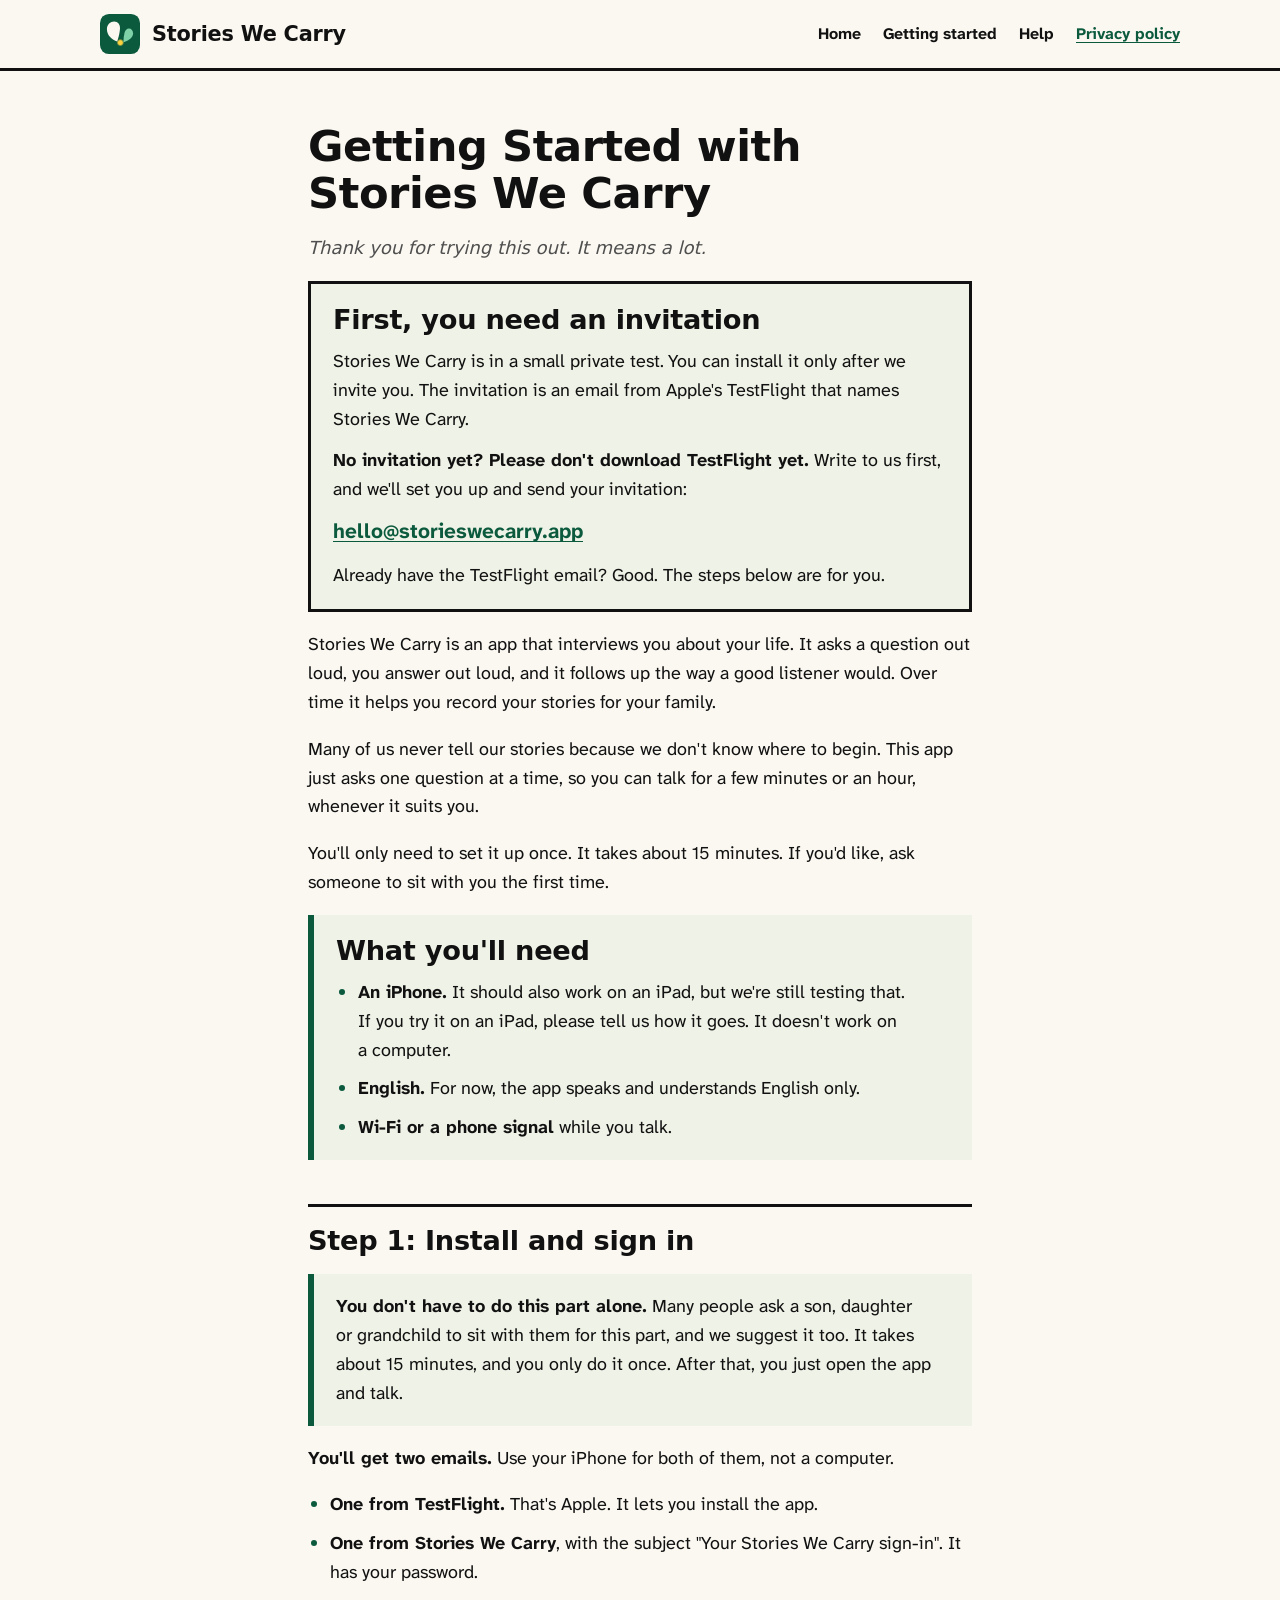
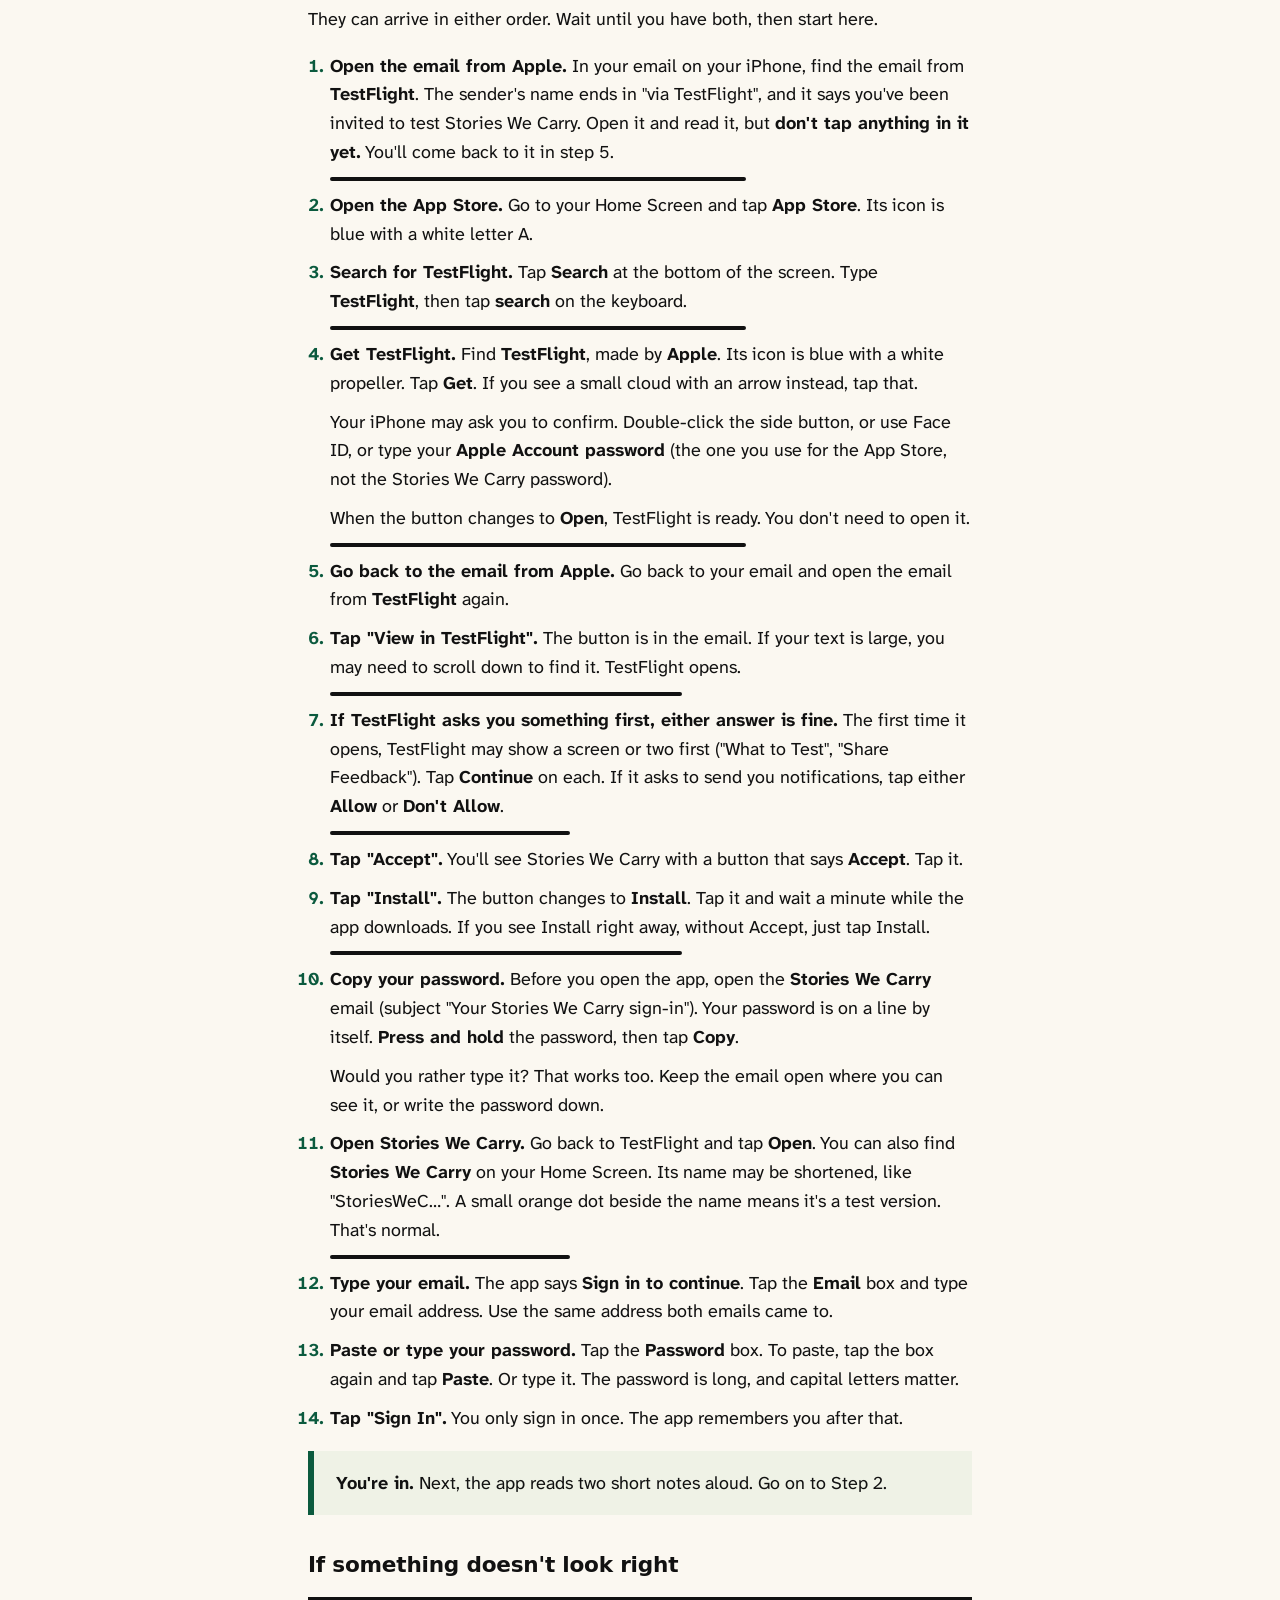
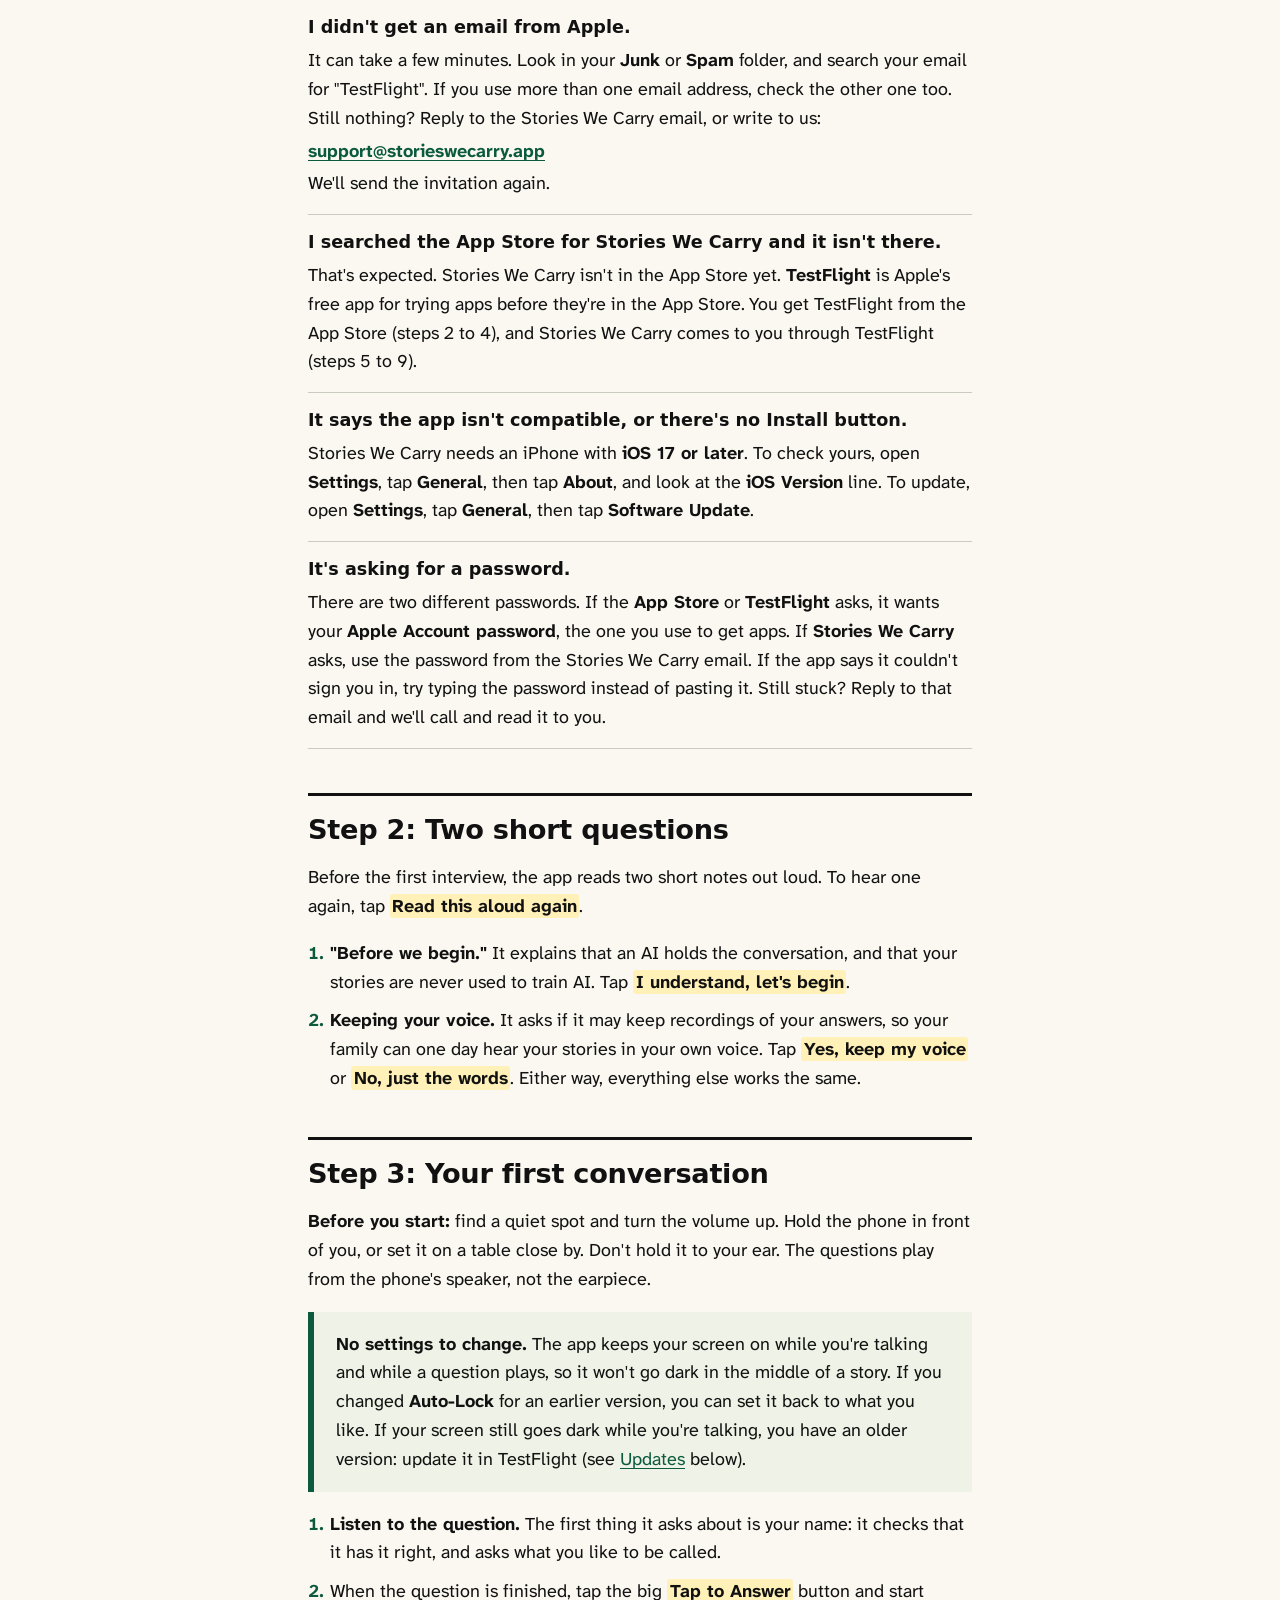
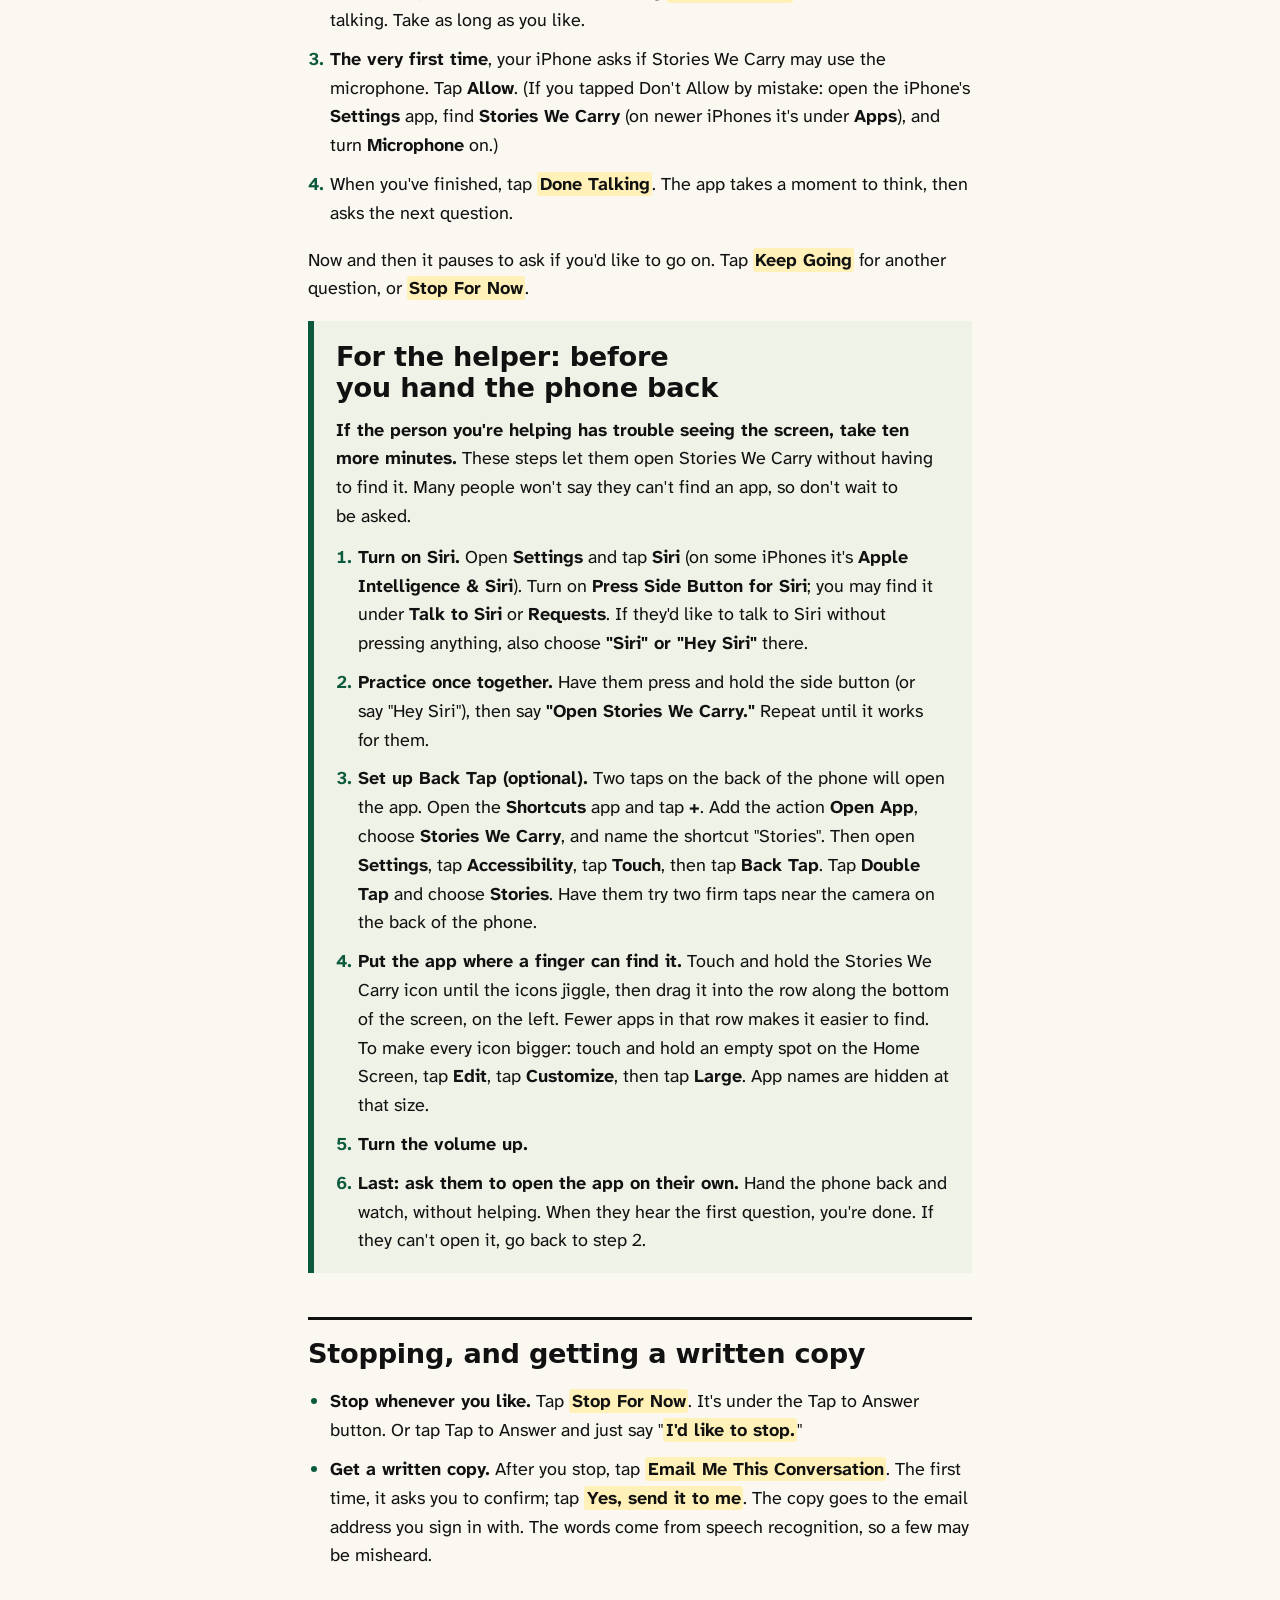
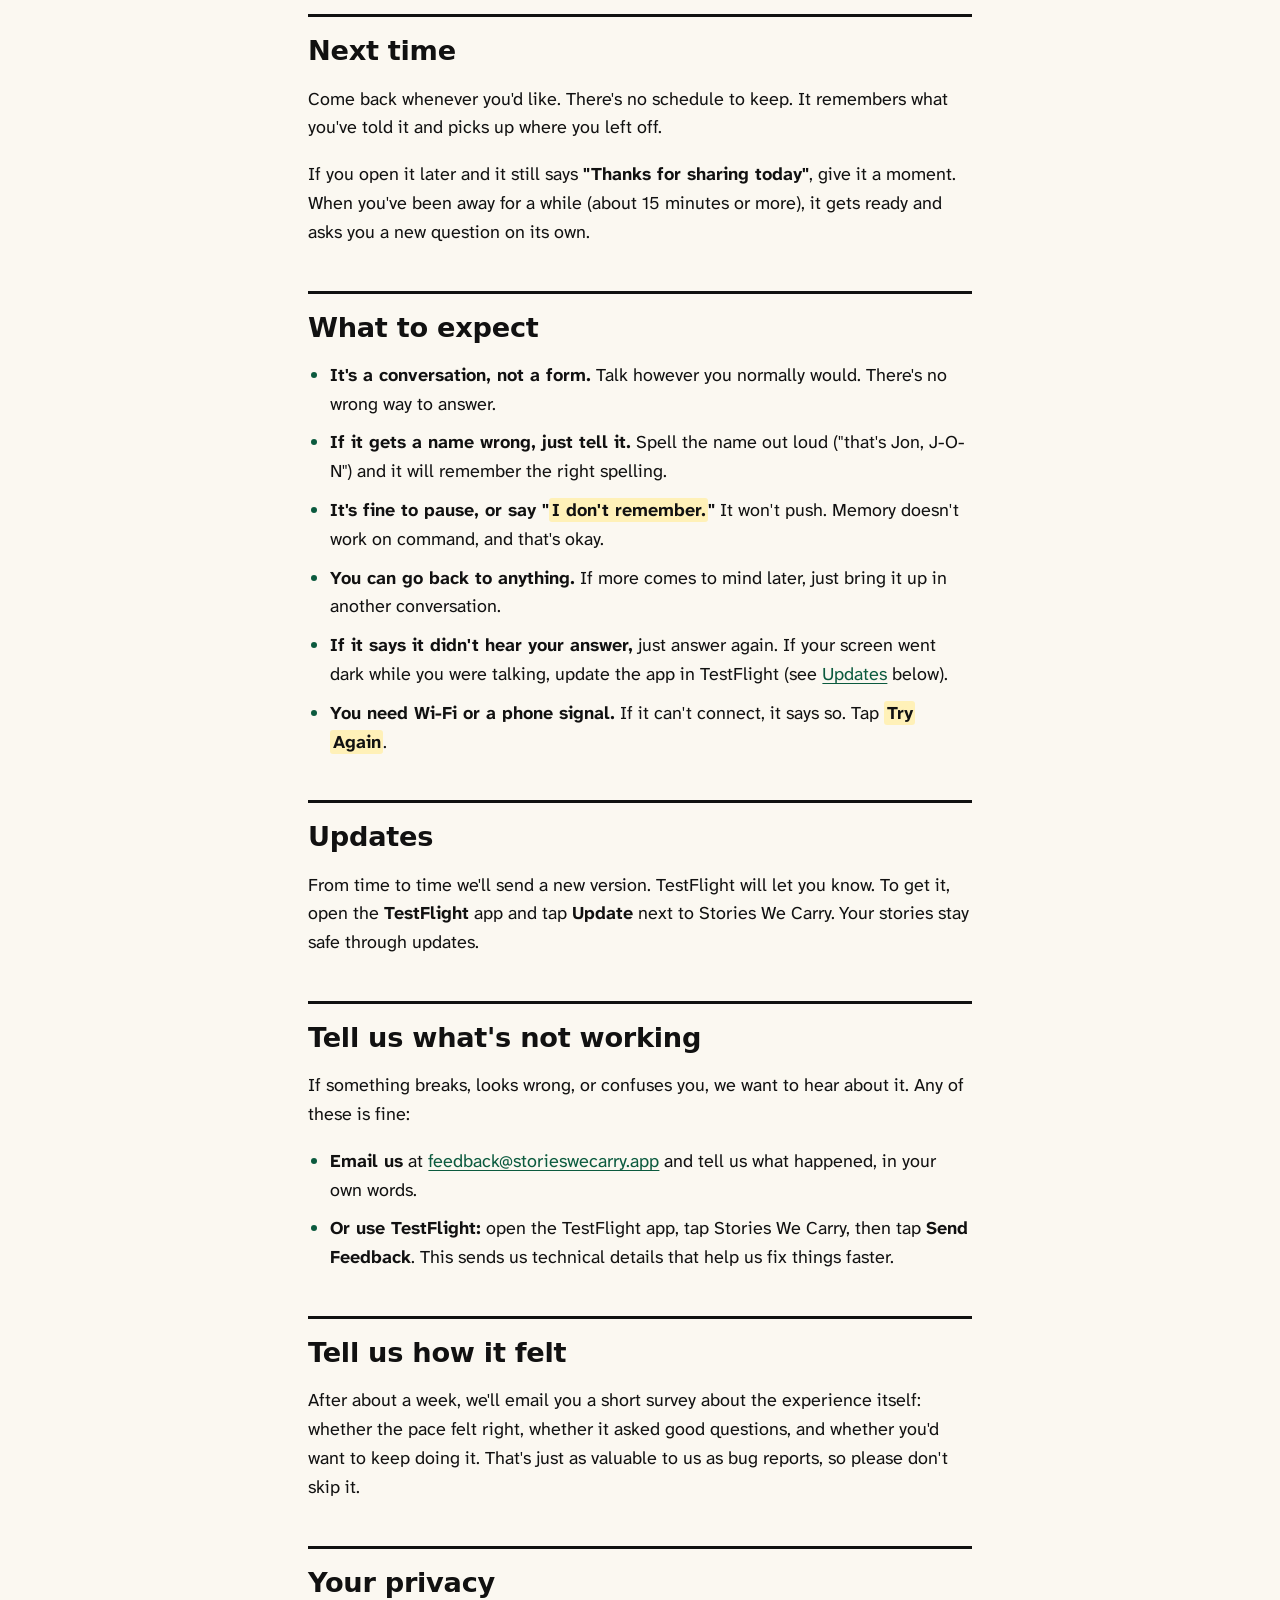
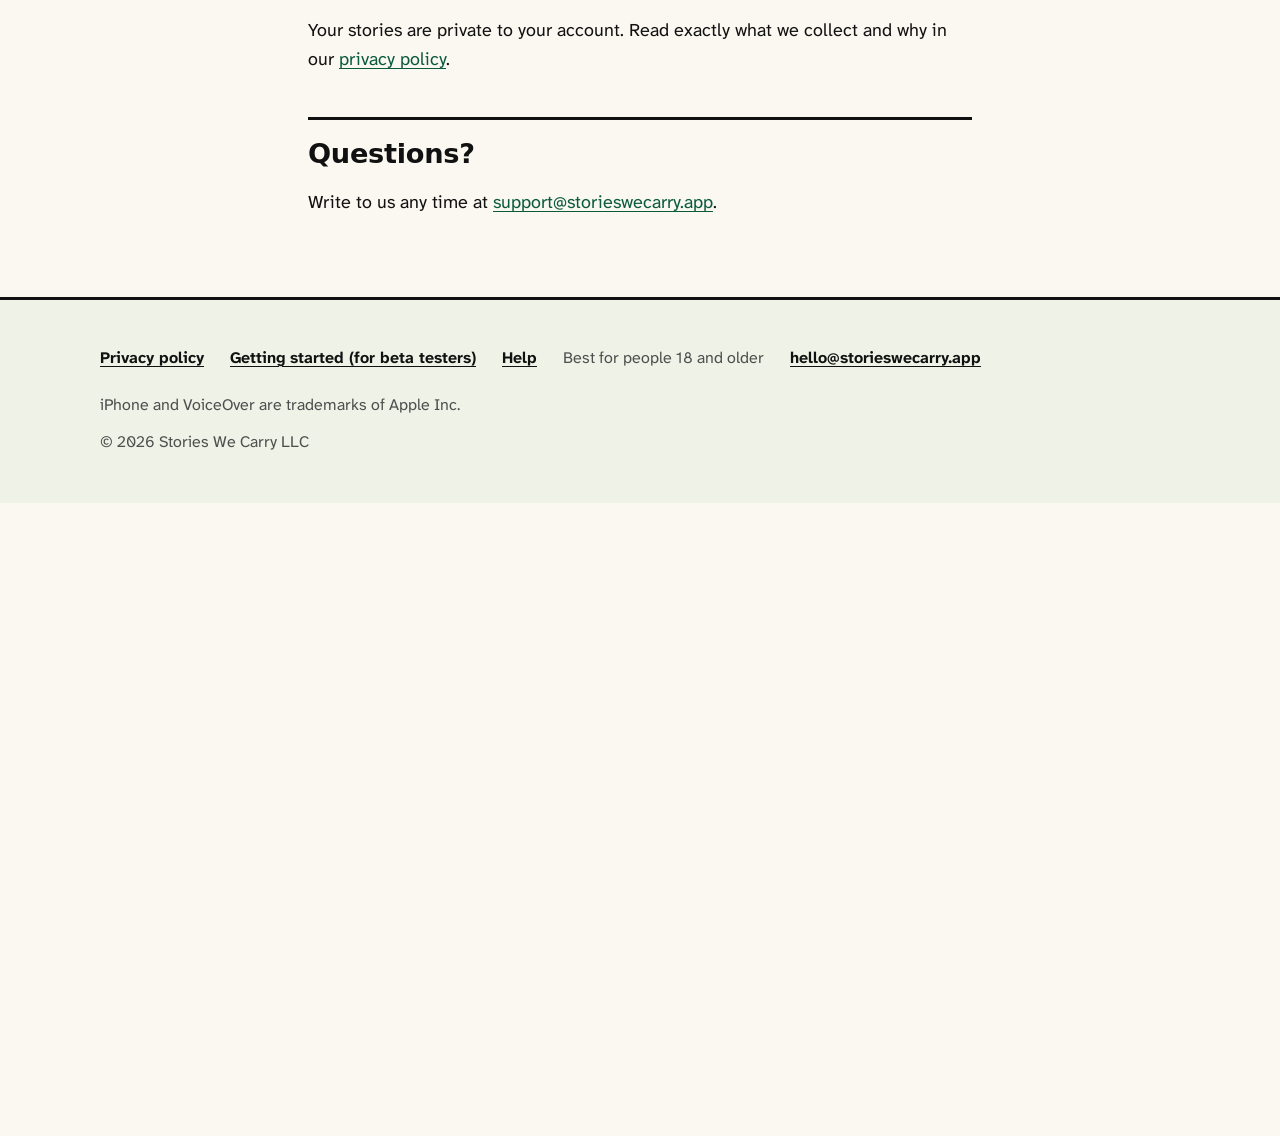
<file: getting-started.html>
<!DOCTYPE html>
<html lang="en">
<head>
<meta charset="UTF-8">
<title>Stories We Carry — Getting Started</title>
<meta name="viewport" content="width=device-width, initial-scale=1">
<meta http-equiv="refresh" content="0; url=start/">
<link rel="canonical" href="start/">
</head>
<body style="font-family: -apple-system, system-ui, sans-serif; font-size: 19px; margin: 40px 16px;">
<p>This page has moved to <a href="start/">Getting Started</a>.</p>
</body>
</html>
</file>
<file: assets/site.css>
/* Look: Clear Day, modified (founder 2026-11-02). Cream page, one deep green for actions,
   heavy rules instead of shadows, black ring + yellow halo for focus; soft-gold dark mode.
   "Say this" (.say) marks words the storyteller can say or tap in the app. */
:root{
  --page:#FBF8F1; --panel:#EFF2E6; --text:#111111; --quiet:#4F4F4F;
  --action:#0B5A3E; --on-action:#FBF8F1; --rule:#111111; --hair:#C9CCBF;
  --say-bg:#FFF1B8; --say-text:#111111; --say-line:transparent;
  --ring:#111111; --halo:#FFD23F;
  --display:"Lexend",system-ui,-apple-system,"Segoe UI",sans-serif;
  --body:"Atkinson Hyperlegible Next","Atkinson Hyperlegible",system-ui,-apple-system,"Segoe UI",sans-serif;
  color-scheme:light dark;
}
@media (prefers-color-scheme:dark){
  :root{
    --page:#121412; --panel:#1B201C; --text:#F2F4F2; --quiet:#C9CFCA;
    --action:#7FD1A8; --on-action:#121412; --rule:#7E8B82; --hair:#3A423C;
    --say-bg:#2A2716; --say-text:#F2D58A; --say-line:#E9C46A;
    --ring:#121412; --halo:#E9C46A;
  }
}
*{box-sizing:border-box}
html{scroll-behavior:smooth}
body{margin:0;background:var(--page);color:var(--text);font:400 1.125rem/1.6 var(--body);-webkit-text-size-adjust:100%}
a{color:var(--action);text-underline-offset:3px;text-decoration-thickness:1px}
a:hover{text-decoration-thickness:2px}
:focus-visible{outline:3px solid var(--ring);outline-offset:0;box-shadow:0 0 0 7px var(--halo);border-radius:2px}
h1,h2,h3{font-family:var(--display);font-weight:700;margin:0;text-wrap:balance;letter-spacing:-.01em;color:var(--text)}
p,li,dd{text-wrap:pretty}
h1{font-size:clamp(2.1rem,5.4vw,3.8rem);line-height:1.08}
h2{font-size:clamp(1.6rem,3.2vw,2.3rem);line-height:1.15}
h3{font-size:1.25rem;line-height:1.3}
p{margin:0}
.say{background:var(--say-bg);color:var(--say-text);font-weight:700;padding:0 .12em;border-radius:3px;text-decoration:underline 1px var(--say-line);text-underline-offset:4px;-webkit-box-decoration-break:clone;box-decoration-break:clone}
.skip{position:absolute;left:16px;top:-80px;background:var(--halo);color:#111111;padding:12px 16px;min-height:44px;border:3px solid #111111;font-weight:700;z-index:10}
.skip:focus{top:12px}
.shell{max-width:1120px;margin:0 auto;padding-inline:20px}

/* header: plain, on the page, a heavy rule below */
.dark.slim{border-bottom:3px solid var(--rule)}
header.top .shell{display:flex;flex-wrap:wrap;align-items:center;justify-content:space-between;gap:6px 28px;padding-block:12px}
.wordmark{display:inline-flex;align-items:center;gap:12px;min-height:44px;font:700 1.3rem/1 var(--display);color:var(--text);text-decoration:none;letter-spacing:-.01em}
.wordmark img{width:40px;height:40px;flex:none;display:block}
.wordmark picture{display:block;flex:none}
nav ul{list-style:none;margin:0;padding:0;display:flex;flex-wrap:wrap;gap:0 22px;font-size:1rem}
header.top nav a{display:inline-flex;align-items:center;min-height:44px;color:var(--text);text-decoration:none;font-weight:700}
header.top nav a:hover{text-decoration:underline}
header.top nav a.privacy{color:var(--action);text-decoration:underline}

/* buttons */
.btn{display:inline-flex;align-items:center;min-height:48px;background:var(--action);color:var(--on-action);font:700 1.05rem/1.2 var(--display);padding:12px 24px;border:3px solid var(--action);border-radius:6px;text-decoration:none}
.btn:hover{background:var(--text);border-color:var(--text);color:var(--page)}
.btn-line{display:inline-flex;align-items:center;min-height:48px;border:3px solid var(--text);color:var(--text);font:700 1rem/1.2 var(--display);padding:10px 20px;border-radius:6px;text-decoration:none}
.btn-line:hover{background:var(--text);color:var(--page)}

/* footer */
footer.site{background:var(--panel);color:var(--quiet);border-top:3px solid var(--rule);padding-block:36px 48px;font-size:1rem}
footer.site .shell{display:flex;flex-direction:column;gap:12px}
footer.site ul{list-style:none;margin:0;padding:0;display:flex;flex-wrap:wrap;gap:0 26px;align-items:center}
footer.site li{min-height:44px;display:flex;align-items:center}
footer.site a{color:var(--text);font-weight:700}

/* plain reading pages: /start/ and /privacy/ */
.doc{max-width:44rem;margin:0 auto;padding:52px 20px 80px;display:flex;flex-direction:column;gap:18px}
.doc h1{font-size:clamp(2rem,4.6vw,2.7rem)}
.doc h2{font-size:clamp(1.4rem,2.6vw,1.7rem);margin-top:26px;padding-top:18px;border-top:3px solid var(--rule)}
.doc h3{font-size:clamp(1.2rem,2.2vw,1.35rem);margin-top:18px}
.doc .sub{color:var(--quiet);font-style:italic}
.doc ol,.doc ul{margin:0;padding-left:1.4rem;display:flex;flex-direction:column;gap:10px}
.doc li::marker{color:var(--action);font-weight:700}
.doc .box{background:var(--panel);border-left:6px solid var(--action);padding:6px 22px 18px;display:flex;flex-direction:column;gap:12px}
.doc .box h2{margin-top:14px;padding-top:0;border-top:0}
.doc .box > p:first-child{margin-top:12px}
.doc .stop{border:3px solid var(--rule);background:var(--panel);padding:6px 22px 20px;display:flex;flex-direction:column;gap:12px}
.doc .stop h2{margin-top:14px;padding-top:0;border-top:0}
.doc .stop .stop-addr{font-size:1.3rem;font-weight:700;overflow-wrap:anywhere}
.doc > *{min-width:0}
.doc ol.steps p{margin:0}
.doc ol.steps > li > * + *{margin-top:10px}
.doc .shot{display:block;width:100%;max-width:min(100%,22rem);height:auto;border-radius:12px;border:2px solid var(--rule)}
.doc .shot.wide{max-width:min(100%,26rem)}
.doc .shot.narrow{max-width:min(100%,15rem)}
.doc .addr-line{display:block;font-weight:700;overflow-wrap:anywhere;margin-block:4px}
dl.faq{margin:0;display:flex;flex-direction:column}
dl.faq > div{padding-block:16px;border-top:1px solid var(--hair)}
dl.faq > div:first-child{border-top:3px solid var(--rule)}
dl.faq > div:last-child{border-bottom:1px solid var(--hair)}
dl.faq dt{font:700 1.1rem/1.35 var(--display)}
dl.faq dd{margin:6px 0 0}

@media (max-width:480px){
  .shell{padding-inline:16px}
  .doc{padding:36px 16px 64px}
}
@media (prefers-reduced-motion:reduce){html{scroll-behavior:auto}}
</file>
